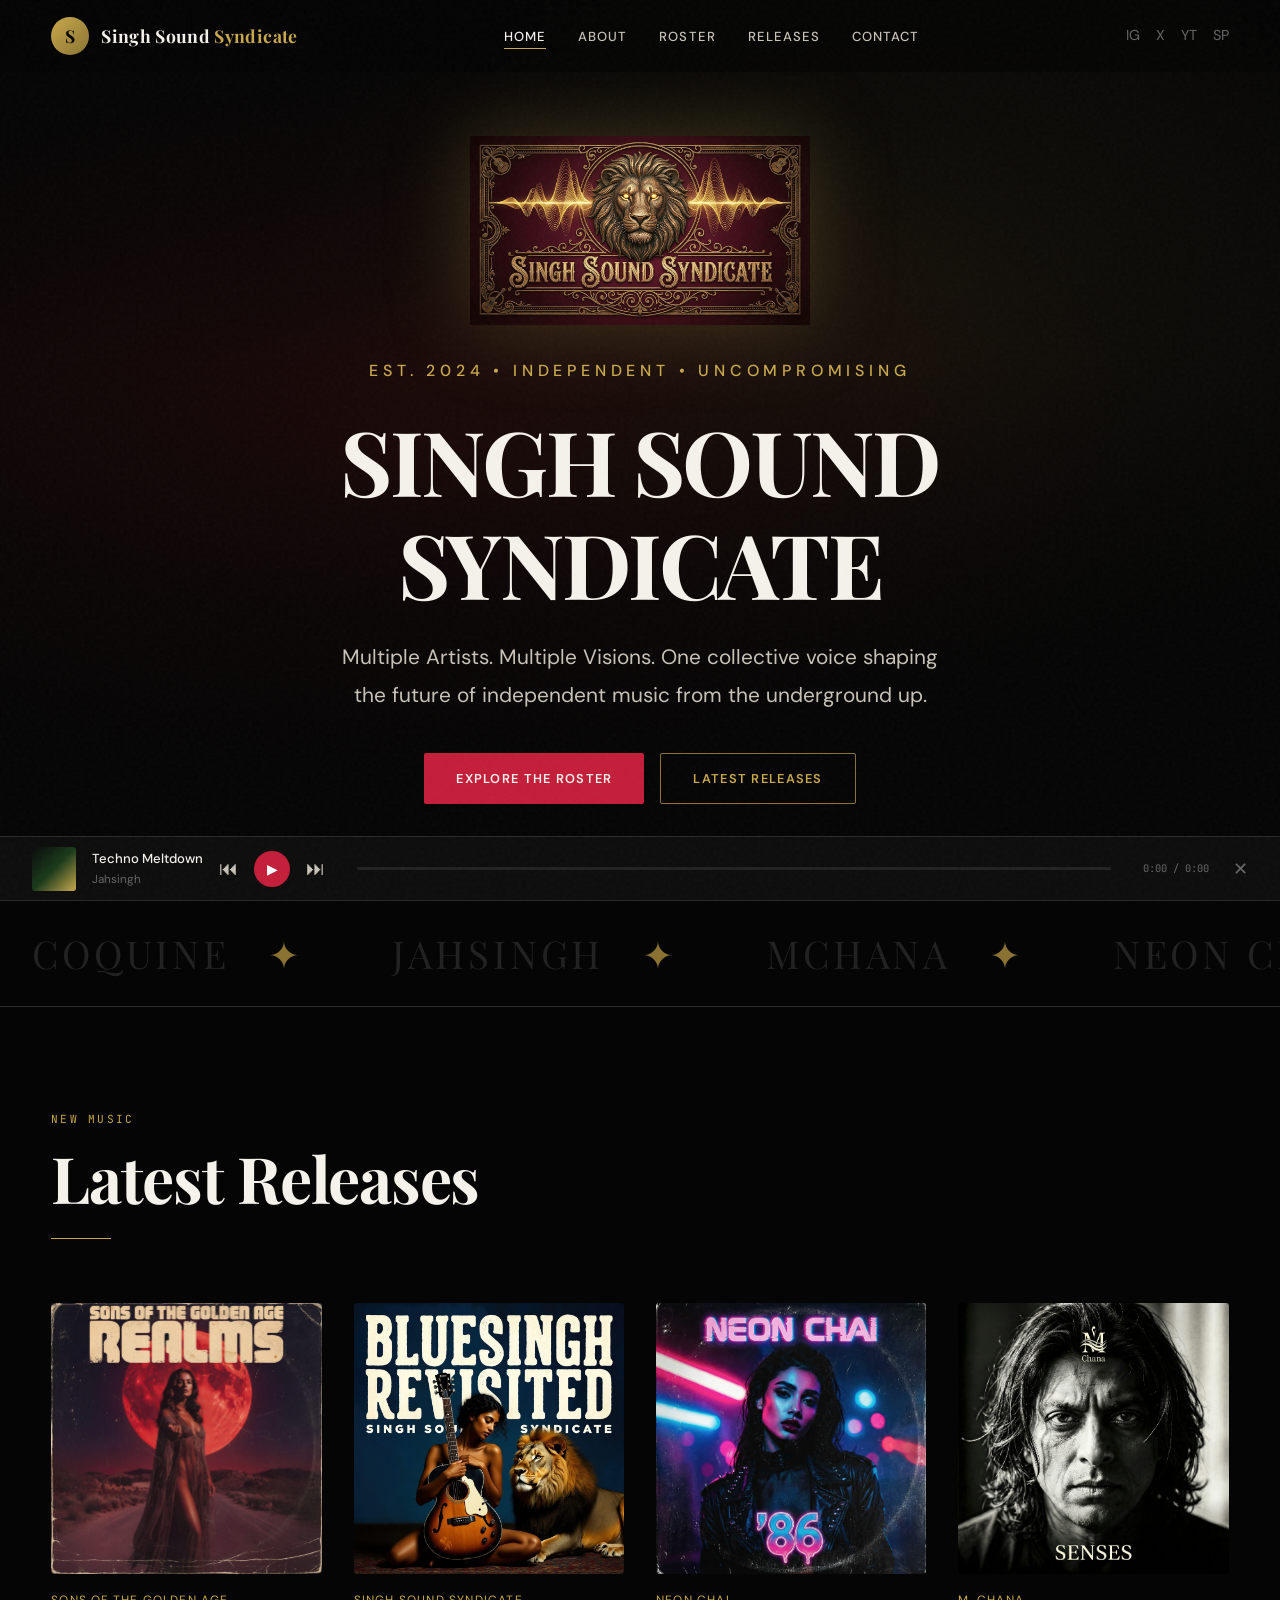
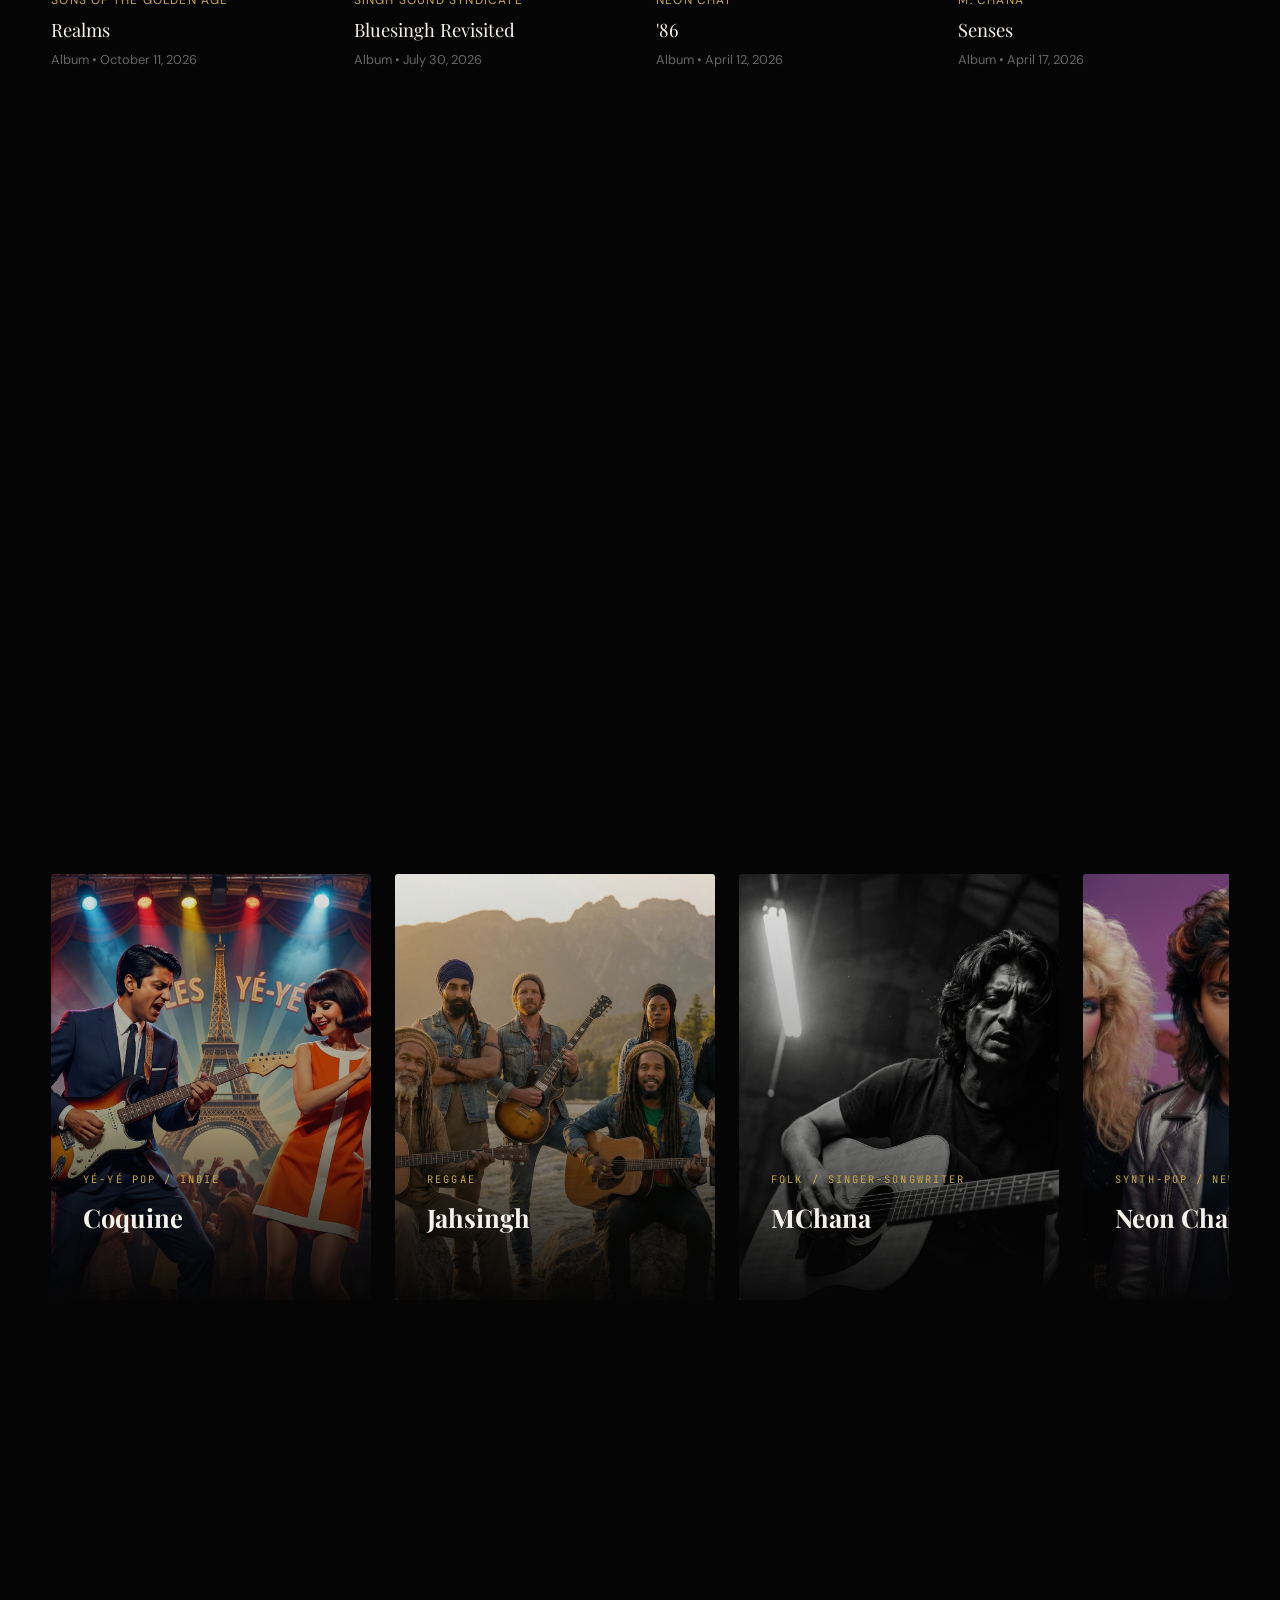
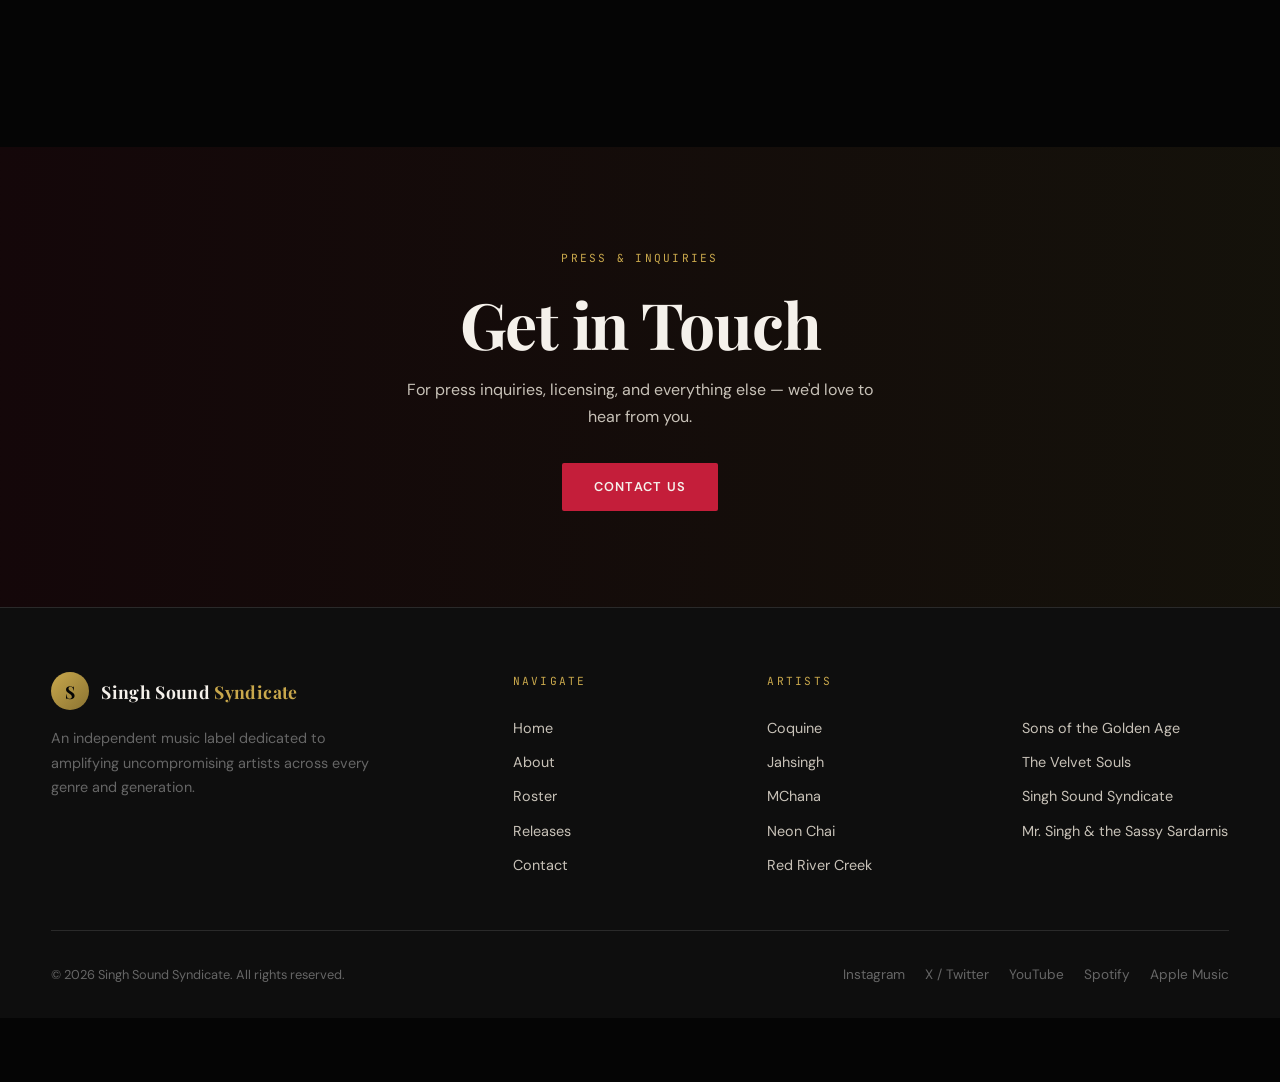
<file: index.html>
<!DOCTYPE html>
<html lang="en">
<head>
  <meta charset="UTF-8">
  <meta name="viewport" content="width=device-width, initial-scale=1.0">
  <title>Singh Sound Syndicate — Independent Music Label</title>
  <meta name="description" content="Singh Sound Syndicate is an independent music label representing boundary-pushing artists across genres from around the world.">
  <meta property="og:title" content="Singh Sound Syndicate — Independent Music Label">
  <meta property="og:description" content="Multiple Artists. One syndicate. Redefining independent music.">
  <meta property="og:type" content="website">
  <meta property="og:image" content="images/syndicate7.png">
  <meta name="twitter:card" content="summary_large_image">
  <link rel="icon" type="image/png" href="images/syndicate7.png">
  <!-- Fonts -->
  <link rel="preconnect" href="https://fonts.googleapis.com">
  <link rel="preconnect" href="https://fonts.gstatic.com" crossorigin>
  <link href="https://fonts.googleapis.com/css2?family=Playfair+Display:ital,wght@0,400;0,700;0,900;1,400&family=DM+Sans:wght@300;400;500;600;700&family=JetBrains+Mono:wght@400;500&display=swap" rel="stylesheet">
  <!-- Styles -->
  <link rel="stylesheet" href="css/styles.css">
</head>
<body>

  <!-- ==================== NAVIGATION ==================== -->
  <nav class="nav" role="navigation" aria-label="Main navigation">
    <a href="index.html" class="nav__logo">
      <div class="nav__logo-icon">S</div>
      <div class="nav__logo-text">Singh Sound <span>Syndicate</span></div>
    </a>
    <ul class="nav__links">
      <li><a href="index.html" class="active">Home</a></li>
      <li><a href="about.html">About</a></li>
      <li><a href="roster.html">Roster</a></li>
      <li><a href="releases.html">Releases</a></li>
      <li><a href="contact.html">Contact</a></li>
    </ul>
    <div class="nav__socials">
      <a href="#" aria-label="Instagram">IG</a>
      <a href="https://x.com/SinghSoundSyn" aria-label="Twitter / X">X</a>
      <a href="https://www.youtube.com/@SinghSoundSyndicate" aria-label="YouTube">YT</a>
      <a href="https://open.spotify.com/artist/5yoro4EgDZqAawPo8yxBVa" aria-label="Spotify">SP</a>
    </div>
    <button class="nav__hamburger" aria-label="Toggle menu">
      <span></span><span></span><span></span>
    </button>
  </nav>

  <!-- Mobile Menu -->
  <div class="nav__mobile">
    <a href="index.html">Home</a>
    <a href="about.html">About</a>
    <a href="roster.html">Roster</a>
    <a href="releases.html">Releases</a>
    
    <a href="contact.html">Contact</a>
  </div>

  <!-- ==================== HERO ==================== -->
  <section class="hero">
    <div class="hero__bg">
      <div class="hero__bg-gradient" style="background: radial-gradient(ellipse at 30% 50%, rgba(139,26,26,0.25) 0%, transparent 60%), radial-gradient(ellipse at 70% 30%, rgba(201,168,76,0.1) 0%, transparent 50%), var(--black);"></div>
    </div>
    <div class="hero__content">
      <img src="images/syndicate7.png" alt="Singh Sound Syndicate — Lion crest logo" style="width: clamp(180px, 28vw, 340px); margin: 0 auto 2rem; display: block; filter: drop-shadow(0 0 40px rgba(201,168,76,0.25));" class="reveal">
      <p class="hero__tagline reveal reveal-delay-1">Est. 2024 &bull; Independent &bull; Uncompromising</p>
      <h1 class="heading-xl hero__title reveal reveal-delay-2">Singh Sound<br>Syndicate</h1>
      <p class="hero__subtitle reveal reveal-delay-3">Multiple Artists. Multiple Visions. One collective voice shaping the future of independent music from the underground up.</p>
      <div style="display: flex; gap: 1rem; justify-content: center; flex-wrap: wrap;" class="reveal reveal-delay-4">
        <a href="roster.html" class="btn btn-primary">Explore the Roster</a>
        <a href="releases.html" class="btn btn-outline">Latest Releases</a>
      </div>
    </div>
  </section>

  <!-- ==================== MARQUEE ==================== -->
  <div class="marquee">
    <div class="marquee__track">
      <span class="marquee__item">Coquine <span>✦</span></span>
      <span class="marquee__item">Jahsingh <span>✦</span></span>
      <span class="marquee__item">MChana <span>✦</span></span>
      <span class="marquee__item">Neon Chai <span>✦</span></span>
      <span class="marquee__item">Red River Creek <span>✦</span></span>
      <span class="marquee__item">Sons of the Golden Age <span>✦</span></span>
      <span class="marquee__item">The Velvet Souls <span>✦</span></span>
      <span class="marquee__item">Singh Sound Syndicate <span>✦</span></span>
      <span class="marquee__item">Mr. Singh &amp; the Sassy Sardarnis <span>✦</span></span>
      <!-- Duplicate for seamless loop -->
      <span class="marquee__item">Coquine <span>✦</span></span>
      <span class="marquee__item">Jahsingh <span>✦</span></span>
      <span class="marquee__item">MChana <span>✦</span></span>
      <span class="marquee__item">Neon Chai <span>✦</span></span>
      <span class="marquee__item">Red River Creek <span>✦</span></span>
      <span class="marquee__item">Sons of the Golden Age <span>✦</span></span>
      <span class="marquee__item">The Velvet Souls <span>✦</span></span>
      <span class="marquee__item">Singh Sound Syndicate <span>✦</span></span>
      <span class="marquee__item">Mr. Singh &amp; the Sassy Sardarnis <span>✦</span></span>
    </div>
  </div>

  <!-- ==================== LATEST RELEASES ==================== -->
  <section class="section">
    <div class="section__header reveal">
      <span class="label">New Music</span>
      <h2 class="heading-lg">Latest Releases</h2>
      <div class="divider"></div>
    </div>
    <div class="release-grid">
       <!-- Release 5 -->
      <a href="bands/sons-of-the-golden-age.html" class="release-card reveal reveal-delay-3">
        <div class="release-card__cover">
         <img src="images/sons-realms.png" alt="Sons of the Golden Age - Realms" style="width:100%;height:100%;object-fit:cover;">
        </div>
        <div class="release-card__artist">Sons of the Golden Age</div>
        <div class="release-card__title">Realms</div>
        <div class="release-card__meta">Album &bull; October 11, 2026</div>
      </a>
      <!-- Release 5 -->
      <a href="bands/singhsoundsyndicate.html" class="release-card reveal reveal-delay-3">
        <div class="release-card__cover">
         <img src="images/sss-bluessinghrevisted.jpg" alt="Singh Sound Syndicate - Bluesingh Revisited" style="width:100%;height:100%;object-fit:cover;">
        </div>
        <div class="release-card__artist">Singh Sound Syndicate</div>
        <div class="release-card__title">Bluesingh Revisited </div>
        <div class="release-card__meta">Album &bull; July 30, 2026</div>
      </a>
      <!-- Release 2 -->
      <a href="bands/neon-chai.html" class="release-card reveal reveal-delay-1">
        <div class="release-card__cover">
          <img src="images/neonchai_album.jpeg" alt="Neon Chai — '86 Cover'" style="width:100%;height:100%;object-fit:cover;">
        </div>
        <div class="release-card__artist">Neon Chai</div>
        <div class="release-card__title">'86</div>
        <div class="release-card__meta">Album &bull; April 12, 2026</div>
      </a>
      <!-- Release 3 -->
      <a href="bands/mchana.html" class="release-card reveal reveal-delay-2">
        <div class="release-card__cover">
          <img src="images/mchana_senses.jpeg" alt="M. Chana — Senses album cover" style="width:100%;height:100%;object-fit:cover;">
        </div>
        <div class="release-card__artist">M. Chana</div>
        <div class="release-card__title">Senses</div>
        <div class="release-card__meta">Album &bull; April 17, 2026</div>
      </a>
      <!-- Release 1 -->
      <a href="bands/coquine.html" class="release-card reveal">
        <div class="release-card__cover">
          <img src="images/coquine_album_cover.jpeg" alt="Coquine — Mille Bisous album cover" style="width:100%;height:100%;object-fit:cover;">
        </div>
        <div class="release-card__artist">Coquine</div>
        <div class="release-card__title">Mille Bisous</div>
        <div class="release-card__meta">Album &bull; February 14, 2026</div>
      </a>
      <!-- Release 4 -->
      <a href="bands/jahsingh.html" class="release-card reveal reveal-delay-3">
        <div class="release-card__cover">
          <img src="images/JahSingh_album.png" alt="JahSingh — Lionheart album cover" style="width:100%;height:100%;object-fit:cover;">
        </div>
        <div class="release-card__artist">JahSingh</div>
        <div class="release-card__title">Lionheart</div>
        <div class="release-card__meta">Album &bull; January 23, 2026</div>
      </a>
    </div>
  </section>

  <!-- ==================== FEATURED ARTISTS CAROUSEL ==================== -->
  <section class="section section--wide">
    <div style="display: flex; justify-content: space-between; align-items: flex-end; flex-wrap: wrap; gap: 1rem; margin-bottom: 2rem;">
      <div class="reveal">
        <span class="label">The Roster</span>
        <h2 class="heading-lg">Featured Artists</h2>
        <div class="divider"></div>
      </div>
      <div class="carousel__nav reveal">
        <button class="carousel__btn carousel__btn--prev" aria-label="Previous">←</button>
        <button class="carousel__btn carousel__btn--next" aria-label="Next">→</button>
      </div>
    </div>
    <div class="carousel">
      <div class="carousel__track">
        <!-- Coquine -->
        <a href="bands/coquine.html" class="band-card" style="flex: 0 0 320px;">
          <img src="images/Coquine.jpeg" alt="Coquine" class="band-card__image">
          <div class="band-card__overlay">
            <div class="band-card__genre">Yé-Yé Pop / Indie</div>
            <div class="band-card__name">Coquine</div>
            <div class="band-card__bio">Retro-pop from artists Taj Sian and Mallory Coquine. Music lost to time and memory following their untimely deaths.</div>
            <span class="band-card__link">View Artist <svg viewBox="0 0 24 24" fill="none" stroke="currentColor" stroke-width="2"><path d="M5 12h14M12 5l7 7-7 7"/></svg></span>
          </div>
        </a>
        <!-- Jahsingh -->
        <a href="bands/jahsingh.html" class="band-card" style="flex: 0 0 320px;">
          <img src="images/jahsingh2.png" alt="Coquine" class="band-card__image">
          <div class="band-card__overlay">
            <div class="band-card__genre">Reggae</div>
            <div class="band-card__name">Jahsingh</div>
            <div class="band-card__bio">Lyrical fire over reggae beats and political, spiritual and love rhymes. Conscious bars that cut deep and hit harder.</div>
            <span class="band-card__link">View Artist <svg viewBox="0 0 24 24" fill="none" stroke="currentColor" stroke-width="2"><path d="M5 12h14M12 5l7 7-7 7"/></svg></span>
          </div>
        </a>
        <!-- MChana -->
        <a href="bands/mchana.html" class="band-card" style="flex: 0 0 320px;">
          <img src="images/MChana1.jpeg" alt="M. Chana" class="band-card__image">
          <div class="band-card__overlay">
            <div class="band-card__genre">Folk / Singer-Songwriter</div>
            <div class="band-card__name">MChana</div>
            <div class="band-card__bio">Raw storytelling from a one-of-a-kind artist. Every note carries weight, every word a confession.</div>
            <span class="band-card__link">View Artist <svg viewBox="0 0 24 24" fill="none" stroke="currentColor" stroke-width="2"><path d="M5 12h14M12 5l7 7-7 7"/></svg></span>
          </div>
        </a>
        <!-- Neon Chai -->
        <a href="bands/neon-chai.html" class="band-card" style="flex: 0 0 320px;">
          <img src="images/Neon-Chai1.jpeg" alt="Neon Chai" class="band-card__image">
          <div class="band-card__overlay">
            <div class="band-card__genre">Synth-Pop / New Wave</div>
            <div class="band-card__name">Neon Chai</div>
            <div class="band-card__bio">If you love the '80s, this is the greatest eighties band of the 21st century, with original music written during the era. Put on your sweat bandanas and ready to get transported back in time.</div>
            <span class="band-card__link">View Artist <svg viewBox="0 0 24 24" fill="none" stroke="currentColor" stroke-width="2"><path d="M5 12h14M12 5l7 7-7 7"/></svg></span>
          </div>
        </a>
        <!-- Red River Creek -->
        <a href="bands/red-river-creek.html" class="band-card" style="flex: 0 0 320px;">
          <img src="images/red14.jpeg" alt="Red River Creek" class="band-card__image">
          <div class="band-card__overlay">
            <div class="band-card__genre">Americana / Roots Rock</div>
            <div class="band-card__name">Red River Creek</div>
            <div class="band-card__bio">Dusty highways and open skies. Americana with grit, soul, and a restless spirit.</div>
            <span class="band-card__link">View Artist <svg viewBox="0 0 24 24" fill="none" stroke="currentColor" stroke-width="2"><path d="M5 12h14M12 5l7 7-7 7"/></svg></span>
          </div>
        </a>
        <!-- Sons of the Golden Age -->
        <a href="bands/sons-of-the-golden-age.html" class="band-card" style="flex: 0 0 320px;">
          <img src="images/sons4.png" alt="Suns of the Golden Age" class="band-card__image">
          <div class="band-card__overlay">
            <div class="band-card__genre">Classic / Desert Rock</div>
            <div class="band-card__name">Sons of the Golden Age</div>
            <div class="band-card__bio">Thundering riffs from the desert floor. Classic rock with the weight of mythology.</div>
            <span class="band-card__link">View Artist <svg viewBox="0 0 24 24" fill="none" stroke="currentColor" stroke-width="2"><path d="M5 12h14M12 5l7 7-7 7"/></svg></span>
          </div>
        </a>
        <!-- The Velvet Souls -->
        <a href="bands/the-velvet-souls.html" class="band-card" style="flex: 0 0 320px;">
          <img src="images/velvet1.jpg" alt="The Velvet Souls" class="band-card__image">
          <div class="band-card__overlay">
            <div class="band-card__genre">R&amp;B / Neo-Soul</div>
            <div class="band-card__name">The Velvet Souls</div>
            <div class="band-card__bio">Lush harmonies over silk-smooth production. Modern soul royalty that harkens back to Motown and the soul dance grooves of the 1970s.</div>
            <span class="band-card__link">View Artist <svg viewBox="0 0 24 24" fill="none" stroke="currentColor" stroke-width="2"><path d="M5 12h14M12 5l7 7-7 7"/></svg></span>
          </div>
        </a>
        <!-- Singh Sound Syndicate -->
        <a href="bands/singh-sound-syndicate.html" class="band-card" style="flex: 0 0 320px;">
          <img src="images/SinghSound.png" alt="Singh Sound Syndicate" class="band-card__image">
          <div class="band-card__overlay">
            <div class="band-card__genre">World Fusion</div>
            <div class="band-card__name">Singh Sound Syndicate</div>
            <div class="band-card__bio">The flagship band behind the label. Genre-defying rock, blues, electrona and South Asian fusion and everything in between.</div>
            <span class="band-card__link">View Artist <svg viewBox="0 0 24 24" fill="none" stroke="currentColor" stroke-width="2"><path d="M5 12h14M12 5l7 7-7 7"/></svg></span>
          </div>
        </a>
        <!-- Mr. Singh &amp; the Sassy Sardarnis -->
        <a href="bands/mr-singh-and-the-sassy-sardarnis.html" class="band-card" style="flex: 0 0 320px;">
          <img src="images/mrsinghsassy.png" alt="Coquine" class="band-card__image">
          <div class="band-card__overlay">
            <div class="band-card__genre">Parody, Comedy and Commentary</div>
            <div class="band-card__name">Mr. Singh &amp; the Sassy Sardarnis</div>
            <div class="band-card__bio">Mr. Singh delivers scathing verses on today's issues. Not for everyone but if you got a sense of humor, he will make you laugh while delivering the musical goods backed by four beautiful stellar female band members.</div>
            <span class="band-card__link">View Artist <svg viewBox="0 0 24 24" fill="none" stroke="currentColor" stroke-width="2"><path d="M5 12h14M12 5l7 7-7 7"/></svg></span>
          </div>
        </a>
      </div>
    </div>
  </section>

  <!-- ==================== NEWS TEASER ==================== -->
  <section class="section">
    <div class="section__header reveal">
      <span class="label">From the Wire</span>
      <h2 class="heading-lg">Latest News</h2>
      <div class="divider"></div>
    </div>
    <div class="news-grid">
      <div class="news-card reveal">
        <div class="news-card__image">
          <img src="images/mrsinghsassy.png" alt="Mr. Singh - My AI Girlfriend's Always DTF" style="width:100%;height:100%;object-fit:cover;">
        </div>
        <div class="news-card__body">
          <div class="news-card__date">June 12, 2026</div>
          <h3 class="news-card__title">Mr. Singh's &ldquo;My AI Girlfriend's Always DTF&rdquo; is the roast of the summer</h3>
          <p class="news-card__excerpt">The Sassy Sardarnis are back and swinging &mdash; already the label's most-watched drop of the season. Equal parts filth and social commentary. Watch on YouTube, stream everywhere.</p>
        </div>
      </div>
      <div class="news-card reveal">
        <div class="news-card__image">
          <img src="images/mchana_senses.jpeg" alt="M. Chana - Senses" style="width:100%;height:100%;object-fit:cover;">
        </div>
        <div class="news-card__body">
          <div class="news-card__date">April 17, 2026</div>
          <h3 class="news-card__title">M. Chana's debut album Senses is out now</h3>
          <p class="news-card__excerpt">Forty years of writing distilled into one record. Raw, folk-rooted, every word a confession. Senses is streaming everywhere now.</p>
        </div>
      </div>
      <div class="news-card reveal">
        <div class="news-card__image">
          <img src="images/neonchai_album.jpeg" alt="Neon Chai - '86" style="width:100%;height:100%;object-fit:cover;">
        </div>
        <div class="news-card__body">
          <div class="news-card__date">April 12, 2026</div>
          <h3 class="news-card__title">Neon Chai's '86 has landed</h3>
          <p class="news-card__excerpt">The greatest eighties band of the 21st century releases its debut &mdash; original songs actually written during the era, finally recorded. Put the sweat bandana on.</p>
        </div>
      </div>
      <div class="news-card reveal">
        <div class="news-card__image">
          <img src="images/coquine4.jpeg" alt="Coquine - Crie!" style="width:100%;height:100%;object-fit:cover;">
        </div>
        <div class="news-card__body">
          <div class="news-card__date">May 2026</div>
          <h3 class="news-card__title">Coquine keeps unsealing the vault</h3>
          <p class="news-card__excerpt">More of the lost Taj &amp; Mallory tapes surface &mdash; the new yé-yé video Crie! joins Mille Bisous. Six decades late and worth every year of the wait.</p>
        </div>
      </div>
      <div class="news-card reveal">
        <div class="news-card__image">
          <img src="images/Neon_Chai.jpeg" alt="Neon Chai album release" style="width:100%;height:100%;object-fit:cover;">
        </div>
        <div class="news-card__body">
          <div class="news-card__date">March 18, 2026</div>
          <h3 class="news-card__title">Neon Chai releases debut album this April</h3>
          <p class="news-card__excerpt">The synth-pop four-piece releases their debut album '86 on April 12th, 2026. Stream it everywhere.</p>

        </div>
      </div>
      <div class="news-card reveal">
        <div class="news-card__image">
          <img src="images/mchana2.png" alt="Neon Chai tour announcement" style="width:100%;height:100%;object-fit:cover;">
        </div>
        <div class="news-card__body">
          <div class="news-card__date">March 10, 2026</div>
          <h3 class="news-card__title">Decades in the making</h3>
          <p class="news-card__excerpt">Multi-faceted talent M. Chana releases first album Senses covering 40 years of music and writing.</p>
      
        </div>
      </div>
      <div class="news-card reveal">
        <div class="news-card__image">
          <img src="images/coquine1.jpg" alt="Coquine announcement" style="width:100%;height:100%;object-fit:cover;">
        </div>
        <div class="news-card__body">
          <div class="news-card__date">February 1, 2026</div>
          <h3 class="news-card__title">Coquine set to release the first of two records of original yé-yé music.</h3>
          <p class="news-card__excerpt">The late yé-yé duo that would have been a smash in their heyday finally get to be heard six decades later.</p>
          
        </div>
      </div>
    </div>
  
    </div>
  </section>

  <!-- ==================== CTA SECTION ==================== -->
  <section style="padding: 6rem 0; text-align: center; position: relative; overflow: hidden;">
    <div style="position: absolute; inset: 0; background: linear-gradient(to right, rgba(196,30,58,0.08), rgba(201,168,76,0.08)); pointer-events: none;"></div>
    <div class="container reveal">
      <span class="label">Press &amp; Inquiries</span>
      <h2 class="heading-lg" style="margin: 1rem 0;">Get in Touch</h2>
      <p style="max-width: 500px; margin: 0 auto 2rem; color: var(--text);">For press inquiries, licensing, and everything else — we'd love to hear from you.</p>
      <a href="contact.html" class="btn btn-primary">Contact Us</a>
    </div>
  </section>

  <!-- ==================== FOOTER ==================== -->
  <footer class="footer">
    <div class="footer__grid">
      <div>
        <a href="index.html" class="nav__logo" style="margin-bottom: 0.5rem;">
          <div class="nav__logo-icon">S</div>
          <div class="nav__logo-text">Singh Sound <span>Syndicate</span></div>
        </a>
        <p class="footer__brand-desc">An independent music label dedicated to amplifying uncompromising artists across every genre and generation.</p>
      </div>
      <div>
        <div class="footer__heading">Navigate</div>
        <a href="index.html" class="footer__link">Home</a>
        <a href="about.html" class="footer__link">About</a>
        <a href="roster.html" class="footer__link">Roster</a>
        <a href="releases.html" class="footer__link">Releases</a>
        
        <a href="contact.html" class="footer__link">Contact</a>
      </div>
      <div>
        <div class="footer__heading">Artists</div>
        <a href="bands/coquine.html" class="footer__link">Coquine</a>
        <a href="bands/jahsingh.html" class="footer__link">Jahsingh</a>
        <a href="bands/mchana.html" class="footer__link">MChana</a>
        <a href="bands/neon-chai.html" class="footer__link">Neon Chai</a>
        <a href="bands/red-river-creek.html" class="footer__link">Red River Creek</a>
      </div>
      <div>
        <div class="footer__heading">&nbsp;</div>
        <a href="bands/sons-of-the-golden-age.html" class="footer__link">Sons of the Golden Age</a>
        <a href="bands/the-velvet-souls.html" class="footer__link">The Velvet Souls</a>
        <a href="bands/singh-sound-syndicate.html" class="footer__link">Singh Sound Syndicate</a>
        <a href="bands/mr-singh-and-the-sassy-sardarnis.html" class="footer__link">Mr. Singh &amp; the Sassy Sardarnis</a>
      </div>
    </div>
    <div class="footer__bottom">
      <p class="footer__copyright">&copy; <span class="current-year">2026</span> Singh Sound Syndicate. All rights reserved.</p>
      <div class="footer__socials">
        <a href="#" aria-label="Instagram">Instagram</a>
         <a href="https://x.com/SinghSoundSyn">X / Twitter</a>
  <a href="https://www.youtube.com/@SinghSoundSyndicate">YouTube</a>
  <a href="https://open.spotify.com/artist/5lMqTIwYww87MOvm0hbegO">Spotify</a>
        <a href="#" aria-label="Apple Music">Apple Music</a>
      </div>
    </div>
  </footer>

 <!-- ==================== REAL MUSIC PLAYER ==================== -->
  <div class="player" role="complementary" aria-label="Music player">
    <audio id="audio-player" preload="metadata"></audio>

    <div class="player__art">
      <div id="player-art" class="player__art-placeholder placeholder-coquine" style="width:100%;height:100%;"></div>
    </div>
    <div class="player__info">
      <div class="player__title" id="player-title">Select a track</div>
      <div class="player__artist" id="player-artist"></div>
    </div>
    <div class="player__controls">
      <button class="player__btn" id="player-prev" aria-label="Previous">⏮</button>
      <button class="player__btn player__btn--play" id="player-play" aria-label="Play">▶</button>
      <button class="player__btn" id="player-next" aria-label="Next">⏭</button>
    </div>
    <div class="player__progress" id="player-progress">
      <div class="player__progress-fill" id="player-progress-fill"></div>
    </div>
    <div class="player__time" id="player-time">0:00 / 0:00</div>
    <button class="player__close" id="player-close" aria-label="Close player">✕</button>
  </div>

  <script>
  // ============================================================
  // REAL AUDIO PLAYER
  // ============================================================
  // HOW TO ADD YOUR TRACKS:
  // In the playlist array below, add objects with:
  //   title  — track name
  //   artist — artist name
  //   src    — path or URL to an MP3 file (e.g. "audio/track.mp3" or a full URL)
  //   art    — CSS class for the colored square (optional, keeps the gradient look)
  //
  // Example with a local file:
  //   { title: "Brown Man's Blues", artist: "Singh Sound Syndicate", src: "audio/browns-mans-blues.mp3", art: "placeholder-sons" }
  //
  // Example with an external URL:
  //   { title: "Brown Man's Blues", artist: "Singh Sound Syndicate", src: "https://yourhost.com/track.mp3", art: "placeholder-sons" }

 const playlist = [
    { title: "Techno Meltdown", artist: "Jahsingh", src: "audio/techno-meltdown.mp3", art: "placeholder-jahsingh" },
    { title: "Antifa Girl", artist: "Mr. Singh & the Sassy Sardarnis", src: "audio/antifa-girl.mp3", art: "placeholder-sassy" },
    { title: "Lollipops", artist: "Coquine", src: "audio/lollipops.mp3", art: "placeholder-coquine" },
  ];

  (function() {
    const audio       = document.getElementById('audio-player');
    const playBtn     = document.getElementById('player-play');
    const prevBtn     = document.getElementById('player-prev');
    const nextBtn     = document.getElementById('player-next');
    const closeBtn    = document.getElementById('player-close');
    const titleEl     = document.getElementById('player-title');
    const artistEl    = document.getElementById('player-artist');
    const artEl       = document.getElementById('player-art');
    const progressBar = document.getElementById('player-progress');
    const progressFill= document.getElementById('player-progress-fill');
    const timeEl      = document.getElementById('player-time');
    const player      = document.querySelector('.player');

    let currentIndex = 0;
    let isPlaying = false;

    function formatTime(seconds) {
      if (isNaN(seconds)) return '0:00';
      const m = Math.floor(seconds / 60);
      const s = Math.floor(seconds % 60);
      return m + ':' + s.toString().padStart(2, '0');
    }

    function loadTrack(index) {
      if (!playlist[index] || !playlist[index].src) {
        titleEl.textContent = playlist[index] ? playlist[index].title : 'No track loaded';
        artistEl.textContent = playlist[index] ? playlist[index].artist : '';
        return;
      }
      currentIndex = index;
      audio.src = playlist[index].src;
      titleEl.textContent = playlist[index].title;
      artistEl.textContent = playlist[index].artist;
      // Update art color
      artEl.className = 'player__art-placeholder ' + (playlist[index].art || 'placeholder-coquine');
      artEl.style.width = '100%';
      artEl.style.height = '100%';
      progressFill.style.width = '0%';
      timeEl.textContent = '0:00 / 0:00';
    }

    function togglePlay() {
      if (!audio.src || audio.src === window.location.href) {
        // No track loaded — load the first one
        loadTrack(0);
        if (!playlist[0].src) return; // No src set yet
      }
      if (isPlaying) {
        audio.pause();
        playBtn.textContent = '▶';
        isPlaying = false;
      } else {
        audio.play().catch(() => {});
        playBtn.textContent = '❚❚';
        isPlaying = true;
      }
    }

    function nextTrack() {
      currentIndex = (currentIndex + 1) % playlist.length;
      loadTrack(currentIndex);
      if (isPlaying && playlist[currentIndex].src) {
        audio.play().catch(() => {});
      }
    }

    function prevTrack() {
      // If more than 3 seconds in, restart; otherwise go to previous
      if (audio.currentTime > 3) {
        audio.currentTime = 0;
        return;
      }
      currentIndex = (currentIndex - 1 + playlist.length) % playlist.length;
      loadTrack(currentIndex);
      if (isPlaying && playlist[currentIndex].src) {
        audio.play().catch(() => {});
      }
    }

    // Event listeners
    playBtn.addEventListener('click', togglePlay);
    nextBtn.addEventListener('click', nextTrack);
    prevBtn.addEventListener('click', prevTrack);

    closeBtn.addEventListener('click', function() {
      audio.pause();
      isPlaying = false;
      playBtn.textContent = '▶';
      player.classList.remove('visible');
      document.body.classList.remove('player-active');
    });

    // Update progress bar and time display
    audio.addEventListener('timeupdate', function() {
      if (audio.duration) {
        const pct = (audio.currentTime / audio.duration) * 100;
        progressFill.style.width = pct + '%';
        timeEl.textContent = formatTime(audio.currentTime) + ' / ' + formatTime(audio.duration);
      }
    });

    // Click on progress bar to seek
    progressBar.addEventListener('click', function(e) {
      if (audio.duration) {
        const rect = progressBar.getBoundingClientRect();
        const pct = (e.clientX - rect.left) / rect.width;
        audio.currentTime = pct * audio.duration;
      }
    });

    // Auto-advance to next track when one finishes
    audio.addEventListener('ended', nextTrack);

    // Show the player after a delay
    setTimeout(function() {
      player.classList.add('visible');
      document.body.classList.add('player-active');
      loadTrack(0);
    }, 2000);

 })();
  </script>

  <script src="js/main.js"></script>
</body>
</html>
</file>
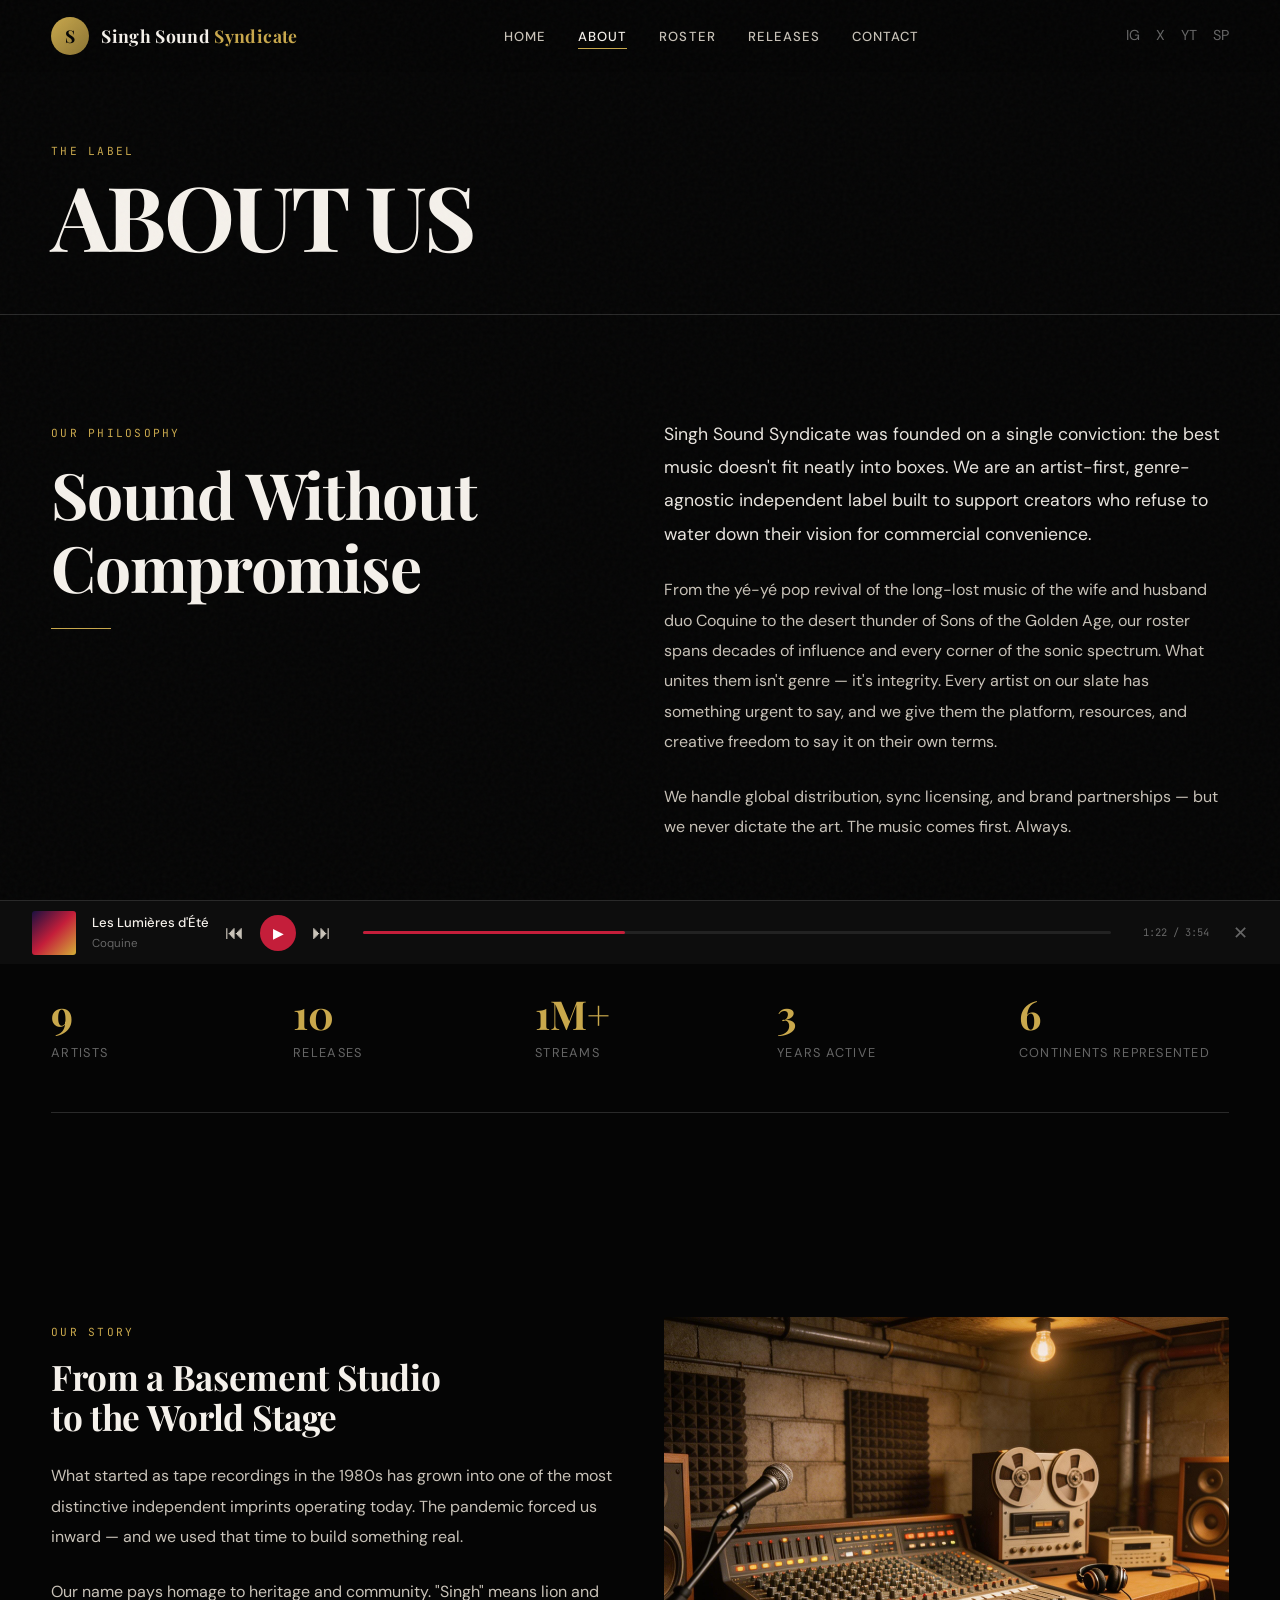
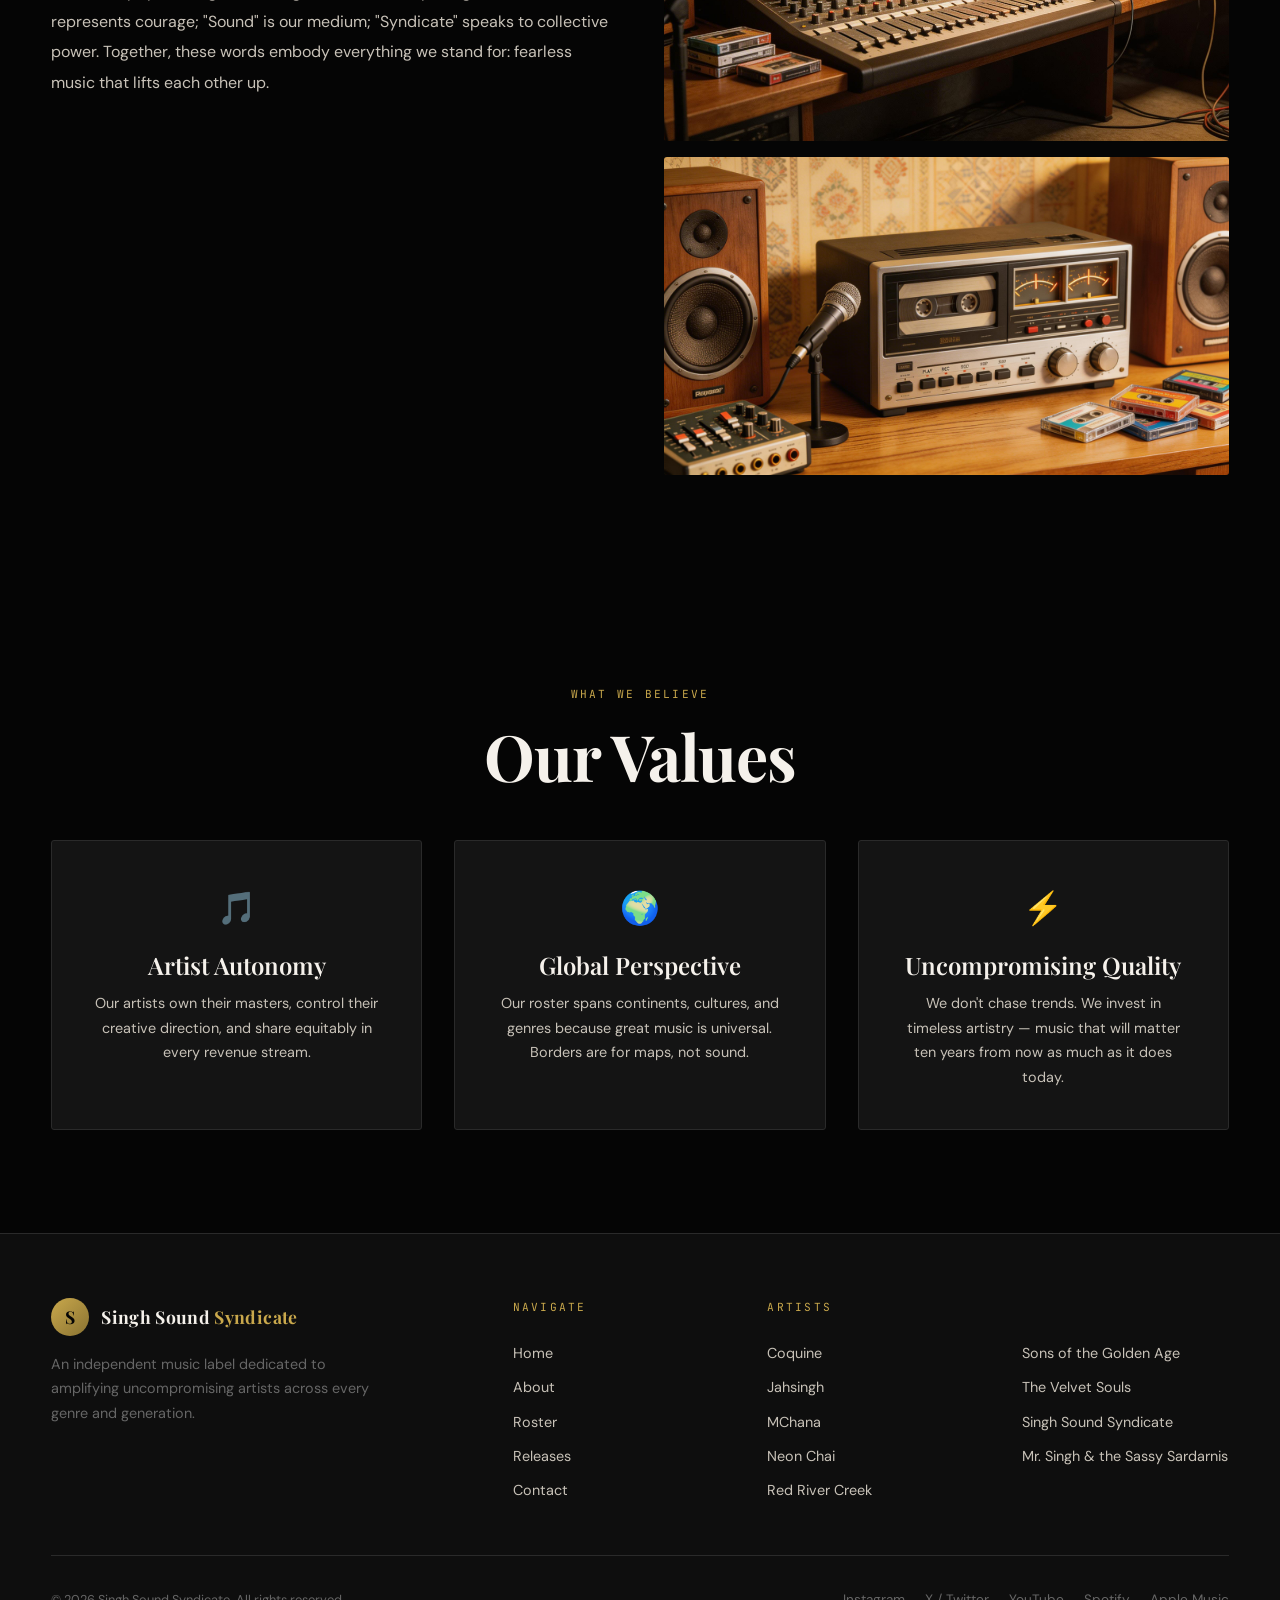
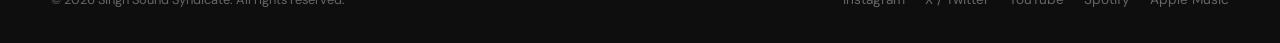
<file: about.html>
<!DOCTYPE html>
<html lang="en">
<head>
  <meta charset="UTF-8">
  <meta name="viewport" content="width=device-width, initial-scale=1.0">
  <title>About — Singh Sound Syndicate</title>
  <meta name="description" content="The story, mission, and philosophy behind Singh Sound Syndicate — an independent label championing boundary-pushing artists.">
  <meta property="og:title" content="About — Singh Sound Syndicate">
  <meta property="og:description" content="Our mission: amplify the uncompromising.">
  <link rel="icon" type="image/png" href="images/syndicate7.png">
  <link rel="preconnect" href="https://fonts.googleapis.com">
  <link rel="preconnect" href="https://fonts.gstatic.com" crossorigin>
  <link href="https://fonts.googleapis.com/css2?family=Playfair+Display:ital,wght@0,400;0,700;0,900;1,400&family=DM+Sans:wght@300;400;500;600;700&family=JetBrains+Mono:wght@400;500&display=swap" rel="stylesheet">
  <link rel="stylesheet" href="css/styles.css">
</head>
<body>

  <!-- NAV -->
  <nav class="nav">
    <a href="index.html" class="nav__logo"><div class="nav__logo-icon">S</div><div class="nav__logo-text">Singh Sound <span>Syndicate</span></div></a>
    <ul class="nav__links">
      <li><a href="index.html">Home</a></li>
      <li><a href="about.html">About</a></li>
      <li><a href="roster.html">Roster</a></li>
      <li><a href="releases.html">Releases</a></li>
      <li><a href="contact.html">Contact</a></li>
    </ul>
    <div class="nav__socials"><a href="#">IG</a><a href="#">X</a><a href="#">YT</a><a href="#">SP</a></div>
    <button class="nav__hamburger" aria-label="Toggle menu"><span></span><span></span><span></span></button>
  </nav>
  <div class="nav__mobile"><a href="index.html">Home</a><a href="about.html">About</a><a href="roster.html">Roster</a><a href="releases.html">Releases</a><a href="contact.html">Contact</a></div>

  <!-- PAGE HEADER -->
  <div class="page-header">
    <span class="label reveal">The Label</span>
    <h1 class="heading-xl reveal reveal-delay-1">About Us</h1>
  </div>

  <!-- MISSION -->
  <section class="section">
    <div class="grid-2" style="align-items: start;">
      <div class="reveal">
        <span class="label">Our Philosophy</span>
        <h2 class="heading-lg" style="margin: 0.75rem 0 1.5rem;">Sound Without<br>Compromise</h2>
        <div class="divider"></div>
      </div>
      <div class="reveal reveal-delay-1">
        <p style="font-size: 1.1rem; color: var(--text-light); line-height: 1.9; margin-bottom: 1.5rem;">
          Singh Sound Syndicate was founded on a single conviction: the best music doesn't fit neatly into boxes. We are an artist-first, genre-agnostic independent label built to support creators who refuse to water down their vision for commercial convenience.
        </p>
        <p style="line-height: 1.9; margin-bottom: 1.5rem;">
          From the yé-yé pop revival of the long-lost music of the wife and husband duo Coquine to the desert thunder of Sons of the Golden Age, our roster spans decades of influence and every corner of the sonic spectrum. What unites them isn't genre — it's integrity. Every artist on our slate has something urgent to say, and we give them the platform, resources, and creative freedom to say it on their own terms.
        </p>
        <p style="line-height: 1.9;">
          We handle global distribution, sync licensing, and brand partnerships — but we never dictate the art. The music comes first. Always.
        </p>
      </div>
    </div>
  </section>

  <!-- STATS -->
  <section class="section" style="padding-top: 0;">
    <div class="about-stats reveal">
      <div>
        <div class="stat__number">9</div>
        <div class="stat__label">Artists</div>
      </div>
      <div>
        <div class="stat__number">10</div>
        <div class="stat__label">Releases</div>
      </div>
      <div>
        <div class="stat__number">1M+</div>
        <div class="stat__label">Streams</div>
      </div>
      <div>
        <div class="stat__number">3</div>
        <div class="stat__label">Years Active</div>
      </div>
      <div>
        <div class="stat__number">6</div>
        <div class="stat__label">Continents Represented</div>
      </div>
    </div>
  </section>

  <!-- STORY -->
  <section class="section">
    <div class="grid-2" style="align-items: start;">
      <div class="reveal">
        <span class="label">Our Story</span>
        <h2 class="heading-md" style="margin: 0.75rem 0 1.5rem;">From a Basement Studio<br>to the World Stage</h2>
        <p style="line-height: 1.9; margin-bottom: 1.5rem;">
          What started as tape recordings in the 1980s has grown into one of the most distinctive independent imprints operating today. The pandemic forced us inward — and we used that time to build something real.
        </p>
        <p style="line-height: 1.9;">
          Our name pays homage to heritage and community. "Singh" means lion and represents courage; "Sound" is our medium; "Syndicate" speaks to collective power. Together, these words embody everything we stand for: fearless music that lifts each other up.
        </p>
      </div>
      <div class="reveal reveal-delay-1" style="display: flex; flex-direction: column; gap: 1rem;">
        <div style="aspect-ratio: 4/3; border-radius: 3px; overflow: hidden;">
          <img src="images/about1.jpg" alt="Description" style="width:100%;height:100%;object-fit:cover;">
        </div>
        <div style="aspect-ratio: 16/9; border-radius: 3px; overflow: hidden;">
          <img src="images/about3.jpg" alt="Description" style="width:100%;height:100%;object-fit:cover;">
        </div>
      </div>
    </div>
  </section>

  <!-- VALUES -->
  <section class="section" style="text-align: center;">
    <span class="label reveal">What We Believe</span>
    <h2 class="heading-lg reveal reveal-delay-1" style="margin: 0.75rem 0 3rem;">Our Values</h2>
    <div style="display: grid; grid-template-columns: repeat(auto-fit, minmax(280px, 1fr)); gap: 2rem;">
      <div class="reveal" style="padding: 2.5rem; background: var(--surface); border: 1px solid var(--border); border-radius: 3px;">
        <div style="font-size: 2rem; margin-bottom: 1rem;">🎵</div>
        <h3 class="heading-sm" style="margin-bottom: 0.75rem;">Artist Autonomy</h3>
        <p style="color: var(--text); font-size: 0.9rem;">Our artists own their masters, control their creative direction, and share equitably in every revenue stream.</p>
      </div>
      <div class="reveal reveal-delay-1" style="padding: 2.5rem; background: var(--surface); border: 1px solid var(--border); border-radius: 3px;">
        <div style="font-size: 2rem; margin-bottom: 1rem;">🌍</div>
        <h3 class="heading-sm" style="margin-bottom: 0.75rem;">Global Perspective</h3>
        <p style="color: var(--text); font-size: 0.9rem;">Our roster spans continents, cultures, and genres because great music is universal. Borders are for maps, not sound.</p>
      </div>
      <div class="reveal reveal-delay-2" style="padding: 2.5rem; background: var(--surface); border: 1px solid var(--border); border-radius: 3px;">
        <div style="font-size: 2rem; margin-bottom: 1rem;">⚡</div>
        <h3 class="heading-sm" style="margin-bottom: 0.75rem;">Uncompromising Quality</h3>
        <p style="color: var(--text); font-size: 0.9rem;">We don't chase trends. We invest in timeless artistry — music that will matter ten years from now as much as it does today.</p>
      </div>
    </div>
  </section>

  <!-- FOOTER -->
  <footer class="footer">
    <div class="footer__grid">
      <div><a href="index.html" class="nav__logo" style="margin-bottom:0.5rem;"><div class="nav__logo-icon">S</div><div class="nav__logo-text">Singh Sound <span>Syndicate</span></div></a><p class="footer__brand-desc">An independent music label dedicated to amplifying uncompromising artists across every genre and generation.</p></div>
      <div><div class="footer__heading">Navigate</div><a href="index.html" class="footer__link">Home</a><a href="about.html" class="footer__link">About</a><a href="roster.html" class="footer__link">Roster</a><a href="releases.html" class="footer__link">Releases</a><a href="contact.html" class="footer__link">Contact</a></div>
      <div><div class="footer__heading">Artists</div><a href="bands/coquine.html" class="footer__link">Coquine</a><a href="bands/jahsingh.html" class="footer__link">Jahsingh</a><a href="bands/mchana.html" class="footer__link">MChana</a><a href="bands/neon-chai.html" class="footer__link">Neon Chai</a><a href="bands/red-river-creek.html" class="footer__link">Red River Creek</a></div>
      <div><div class="footer__heading">&nbsp;</div><a href="bands/sons-of-the-golden-age.html" class="footer__link">Sons of the Golden Age</a><a href="bands/the-velvet-souls.html" class="footer__link">The Velvet Souls</a><a href="bands/singh-sound-syndicate.html" class="footer__link">Singh Sound Syndicate</a><a href="bands/mr-singh-and-the-sassy-sardarnis.html" class="footer__link">Mr. Singh &amp; the Sassy Sardarnis</a></div>
    </div>
    <div class="footer__bottom"><p class="footer__copyright">&copy; <span class="current-year">2026</span> Singh Sound Syndicate. All rights reserved.</p><div class="footer__socials"><a href="#">Instagram</a><a href="#">X / Twitter</a><a href="#">YouTube</a><a href="#">Spotify</a><a href="#">Apple Music</a></div></div>
  </footer>

  <!-- PLAYER -->
  <div class="player"><div class="player__art"><div class="player__art-placeholder placeholder-coquine" style="width:100%;height:100%;"></div></div><div class="player__info"><div class="player__title">Les Lumières d'Été</div><div class="player__artist">Coquine</div></div><div class="player__controls"><button class="player__btn">⏮</button><button class="player__btn player__btn--play">▶</button><button class="player__btn">⏭</button></div><div class="player__progress"><div class="player__progress-fill"></div></div><div class="player__time">1:22 / 3:54</div><button class="player__close">✕</button></div>

  <script src="js/main.js"></script>
</body>
</html>
</file>
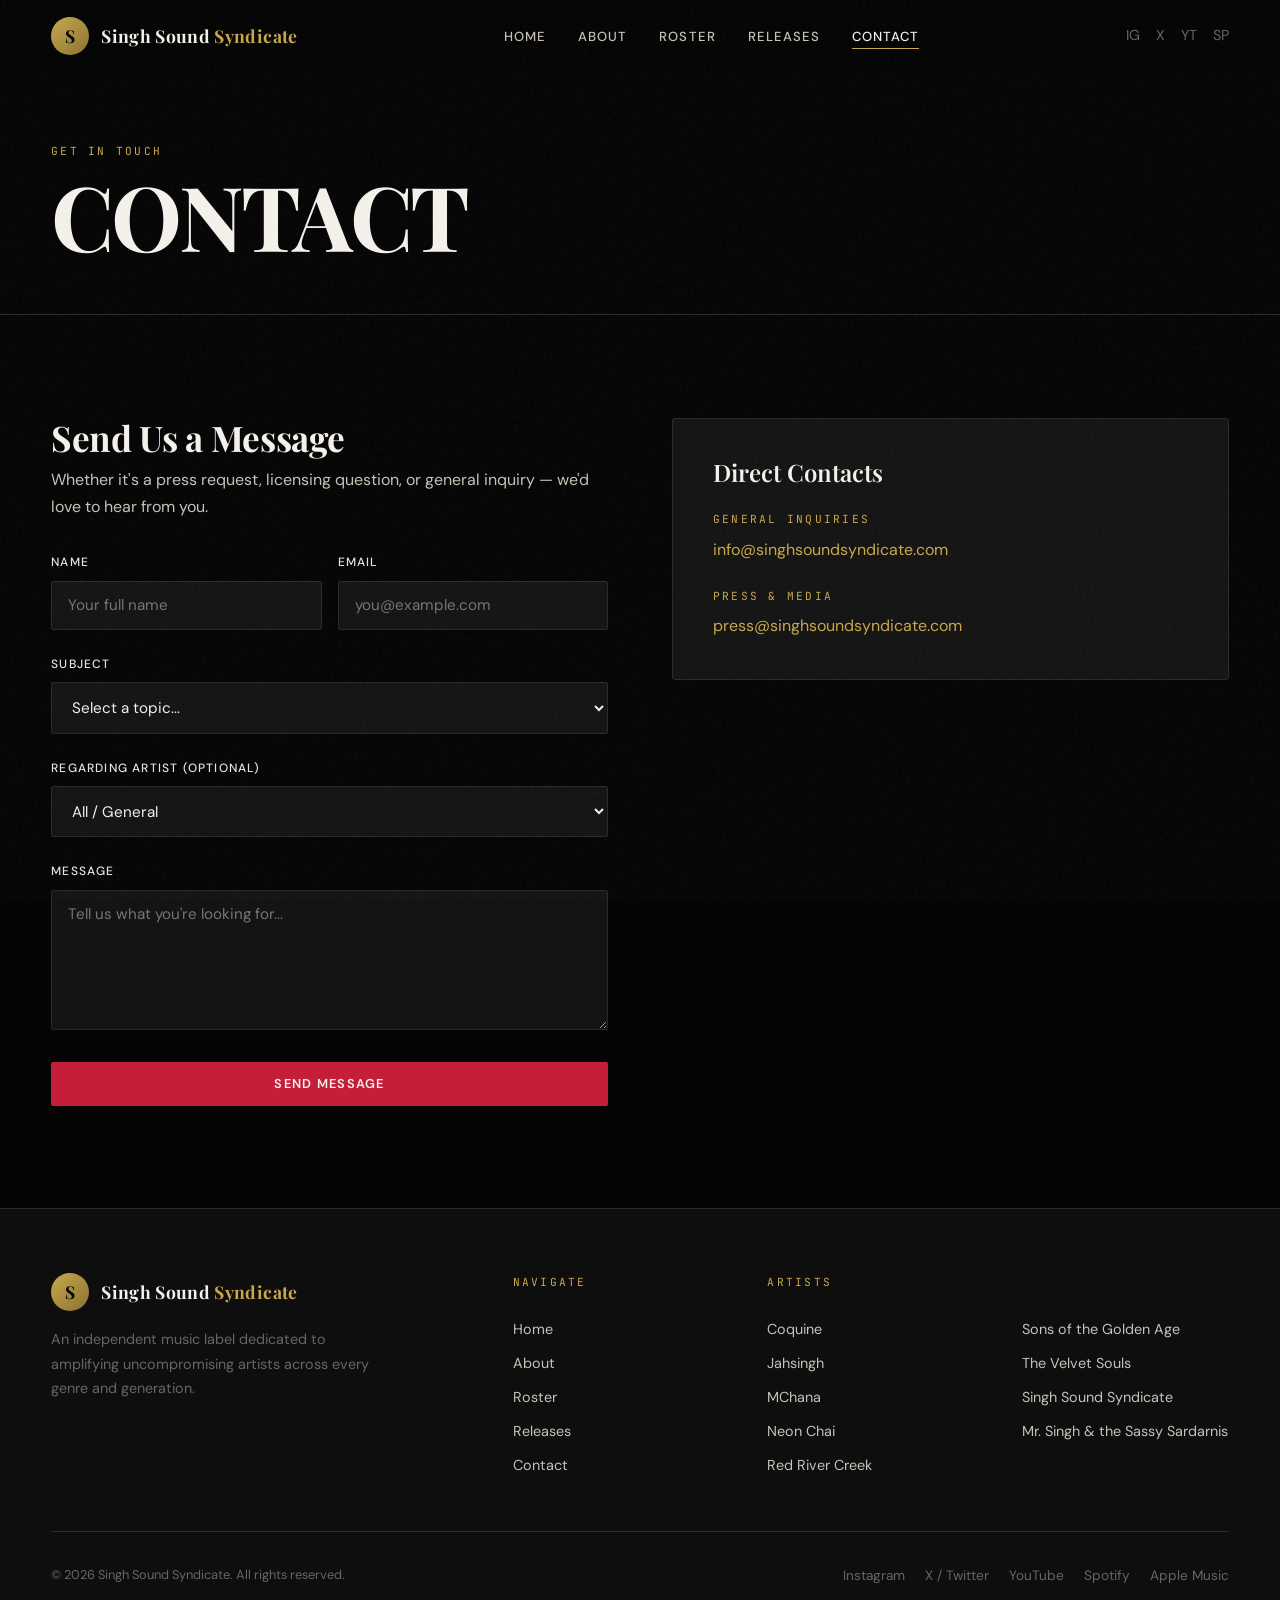
<file: contact.html>
<!DOCTYPE html>
<html lang="en">
<head>
  <meta charset="UTF-8">
  <meta name="viewport" content="width=device-width, initial-scale=1.0">
  <title>Contact — Singh Sound Syndicate</title>
  <meta name="description" content="Get in touch with Singh Sound Syndicate for press inquiries, licensing, and general questions.">
  <link rel="icon" type="image/png" href="images/Singh_Sound_Syndicate_Logo.png">
  <link rel="preconnect" href="https://fonts.googleapis.com">
  <link rel="preconnect" href="https://fonts.gstatic.com" crossorigin>
  <link href="https://fonts.googleapis.com/css2?family=Playfair+Display:ital,wght@0,400;0,700;0,900;1,400&family=DM+Sans:wght@300;400;500;600;700&family=JetBrains+Mono:wght@400;500&display=swap" rel="stylesheet">
  <link rel="stylesheet" href="css/styles.css">
</head>
<body>

  <nav class="nav">
    <a href="index.html" class="nav__logo"><div class="nav__logo-icon">S</div><div class="nav__logo-text">Singh Sound <span>Syndicate</span></div></a>
    <ul class="nav__links"><li><a href="index.html">Home</a></li><li><a href="about.html">About</a></li><li><a href="roster.html">Roster</a></li><li><a href="releases.html">Releases</a></li><li><a href="contact.html">Contact</a></li></ul>
    <div class="nav__socials"><a href="https://www.instagram.com/singhsoundsyndicate/">IG</a><a href="https://x.com/SinghSoundSyn">X</a><a href="https://www.youtube.com/@SinghSoundSyndicate">YT</a><a href="https://open.spotify.com/artist/5lMqTIwYww87MOvm0hbegO">SP</a></div>
    <button class="nav__hamburger" aria-label="Toggle menu"><span></span><span></span><span></span></button>
  </nav>
  <div class="nav__mobile"><a href="index.html">Home</a><a href="about.html">About</a><a href="roster.html">Roster</a><a href="releases.html">Releases</a><a href="contact.html">Contact</a></div>

  <div class="page-header">
    <span class="label reveal">Get in Touch</span>
    <h1 class="heading-xl reveal reveal-delay-1">Contact</h1>
  </div>

  <section class="section">
    <div class="grid-2" style="align-items: start; gap: 4rem;">
      <!-- FORM -->
      <div class="reveal">
        <h2 class="heading-md" style="margin-bottom: 0.5rem;">Send Us a Message</h2>
        <p style="color: var(--text); margin-bottom: 2rem;">Whether it's a press request, licensing question, or general inquiry — we'd love to hear from you.</p>

        <form id="contact-form">
          <div style="display: grid; grid-template-columns: 1fr 1fr; gap: 1rem;">
            <div class="form-group">
              <label class="form-label" for="name">Name</label>
              <input class="form-input" type="text" id="name" name="name" placeholder="Your full name" required>
            </div>
            <div class="form-group">
              <label class="form-label" for="email">Email</label>
              <input class="form-input" type="email" id="email" name="email" placeholder="you@example.com" required>
            </div>
          </div>
          <div class="form-group">
            <label class="form-label" for="subject">Subject</label>
            <select class="form-select" id="subject" name="subject">
              <option value="">Select a topic...</option>
              <option value="press">Press / Media Inquiry</option>
              <option value="sync">Sync / Licensing</option>
              <option value="merch">Merchandise</option>
              <option value="general">General Inquiry</option>
            </select>
          </div>
          <div class="form-group">
            <label class="form-label" for="artist">Regarding Artist (optional)</label>
            <select class="form-select" id="artist" name="artist">
              <option value="">All / General</option>
              <option value="coquine">Coquine</option>
              <option value="jahsingh">Jahsingh</option>
              <option value="mchana">MChana</option>
              <option value="neon-chai">Neon Chai</option>
              <option value="red-river-creek">Red River Creek</option>
              <option value="sons">Sons of the Golden Age</option>
              <option value="velvet-souls">The Velvet Souls</option>
              <option value="sss">Singh Sound Syndicate</option>
              <option value="mr-singh">Mr. Singh &amp; the Sassy Sardarnis</option>
            </select>
          </div>
          <div class="form-group">
            <label class="form-label" for="message">Message</label>
            <textarea class="form-textarea" id="message" name="message" placeholder="Tell us what you're looking for..." required></textarea>
          </div>
          <button type="submit" class="btn btn-primary" style="width: 100%; justify-content: center;">Send Message</button>
        </form>
      </div>

      <!-- INFO SIDEBAR -->
      <div class="reveal reveal-delay-1">
        <div style="padding: 2.5rem; background: var(--surface); border: 1px solid var(--border); border-radius: 3px; margin-bottom: 2rem;">
          <h3 class="heading-sm" style="margin-bottom: 1.5rem;">Direct Contacts</h3>
          <div style="margin-bottom: 1.5rem;">
            <div class="label" style="margin-bottom: 0.4rem;">General Inquiries</div>
            <a href="mailto:info@singhsoundsyndicate.com" style="color: var(--gold);">info@singhsoundsyndicate.com</a>
          </div>
          <div>
            <div class="label" style="margin-bottom: 0.4rem;">Press &amp; Media</div>
            <a href="mailto:press@singhsoundsyndicate.com" style="color: var(--gold);">press@singhsoundsyndicate.com</a>
          </div>
        </div>
      </div>
    </div>
  </section>

  <!-- FOOTER -->
  <footer class="footer">
    <div class="footer__grid">
      <div><a href="index.html" class="nav__logo" style="margin-bottom:0.5rem;"><div class="nav__logo-icon">S</div><div class="nav__logo-text">Singh Sound <span>Syndicate</span></div></a><p class="footer__brand-desc">An independent music label dedicated to amplifying uncompromising artists across every genre and generation.</p></div>
      <div><div class="footer__heading">Navigate</div><a href="index.html" class="footer__link">Home</a><a href="about.html" class="footer__link">About</a><a href="roster.html" class="footer__link">Roster</a><a href="releases.html" class="footer__link">Releases</a><a href="contact.html" class="footer__link">Contact</a></div>
      <div><div class="footer__heading">Artists</div><a href="bands/coquine.html" class="footer__link">Coquine</a><a href="bands/jahsingh.html" class="footer__link">Jahsingh</a><a href="bands/mchana.html" class="footer__link">MChana</a><a href="bands/neon-chai.html" class="footer__link">Neon Chai</a><a href="bands/red-river-creek.html" class="footer__link">Red River Creek</a></div>
      <div><div class="footer__heading">&nbsp;</div><a href="bands/sons-of-the-golden-age.html" class="footer__link">Sons of the Golden Age</a><a href="bands/the-velvet-souls.html" class="footer__link">The Velvet Souls</a><a href="bands/singh-sound-syndicate.html" class="footer__link">Singh Sound Syndicate</a><a href="bands/mr-singh-and-the-sassy-sardarnis.html" class="footer__link">Mr. Singh &amp; the Sassy Sardarnis</a></div>
    </div>
    <div class="footer__bottom"><p class="footer__copyright">&copy; <span class="current-year">2026</span> Singh Sound Syndicate. All rights reserved.</p><div class="footer__socials"><a href="https://www.instagram.com/singhsoundsyndicate/">Instagram</a><a href="https://x.com/SinghSoundSyn">X / Twitter</a><a href="https://www.youtube.com/@SinghSoundSyndicate">YouTube</a><a href="https://open.spotify.com/artist/5lMqTIwYww87MOvm0hbegO">Spotify</a><a href="#">Apple Music</a></div></div>
  </footer>

  <script src="js/main.js"></script>
</body>
</html>
</file>
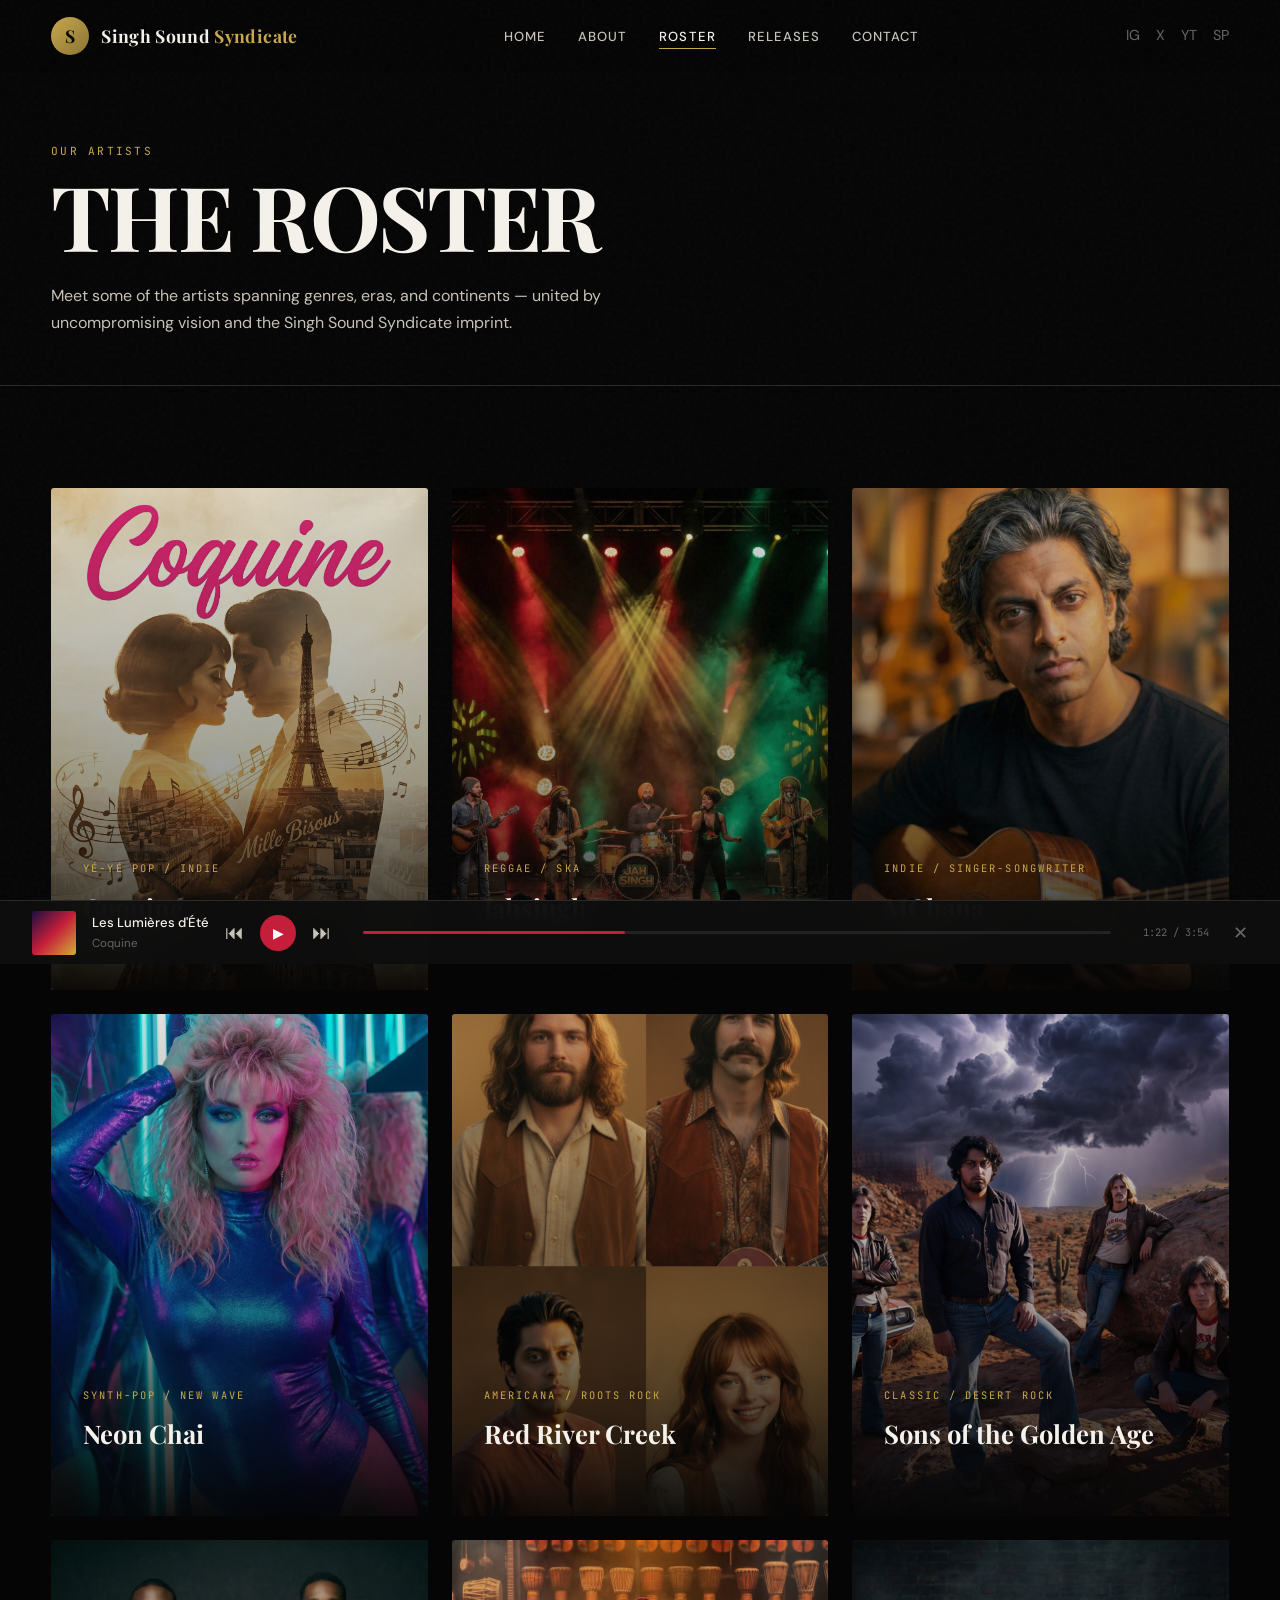
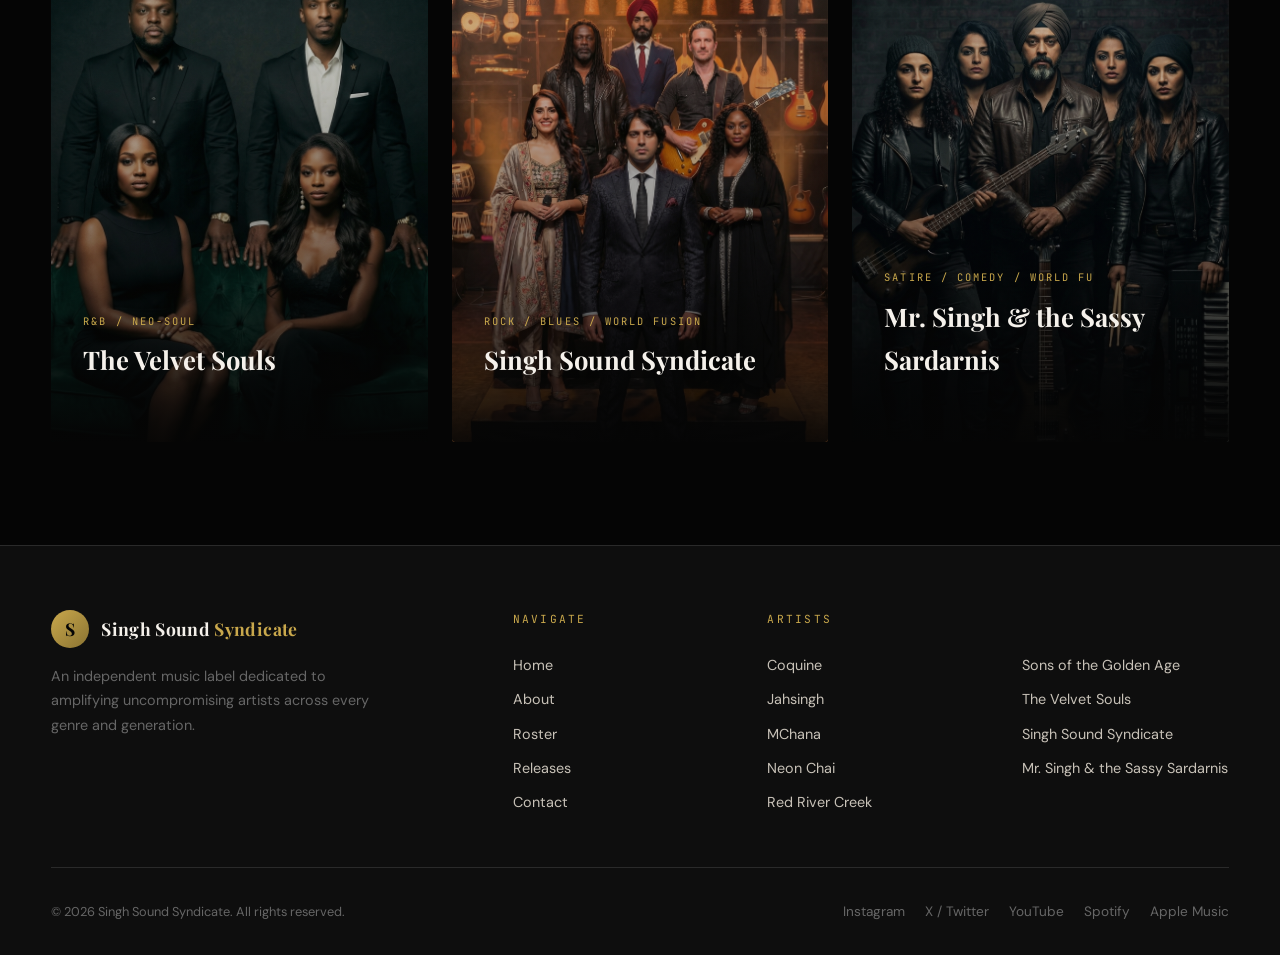
<file: roster.html>
<!DOCTYPE html>
<html lang="en">
<head>
  <meta charset="UTF-8">
  <meta name="viewport" content="width=device-width, initial-scale=1.0">
  <title>Roster — Singh Sound Syndicate</title>
  <meta name="description" content="Meet the artists of Singh Sound Syndicate — from yé-yé pop to desert rock, neo-soul to post-rock.">
  <meta property="og:title" content="Roster — Singh Sound Syndicate">
  <link rel="icon" type="image/png" href="images/Singh_Sound_Syndicate_Logo.png">
  <link rel="preconnect" href="https://fonts.googleapis.com">
  <link rel="preconnect" href="https://fonts.gstatic.com" crossorigin>
  <link href="https://fonts.googleapis.com/css2?family=Playfair+Display:ital,wght@0,400;0,700;0,900;1,400&family=DM+Sans:wght@300;400;500;600;700&family=JetBrains+Mono:wght@400;500&display=swap" rel="stylesheet">
  <link rel="stylesheet" href="css/styles.css">
</head>
<body>

  <!-- NAV -->
  <nav class="nav">
    <a href="index.html" class="nav__logo"><div class="nav__logo-icon">S</div><div class="nav__logo-text">Singh Sound <span>Syndicate</span></div></a>
    <ul class="nav__links"><li><a href="index.html">Home</a></li><li><a href="about.html">About</a></li><li><a href="roster.html">Roster</a></li><li><a href="releases.html">Releases</a></li><li><a href="contact.html">Contact</a></li></ul>
    <div class="nav__socials"><a href="#">IG</a><a href="#">X</a><a href="#">YT</a><a href="#">SP</a></div>
    <button class="nav__hamburger" aria-label="Toggle menu"><span></span><span></span><span></span></button>
  </nav>
  <div class="nav__mobile"><a href="index.html">Home</a><a href="about.html">About</a><a href="roster.html">Roster</a><a href="releases.html">Releases</a><a href="contact.html">Contact</a></div>

  <!-- PAGE HEADER -->
  <div class="page-header">
    <span class="label reveal">Our Artists</span>
    <h1 class="heading-xl reveal reveal-delay-1">The Roster</h1>
    <p class="reveal reveal-delay-2" style="max-width: 600px; margin-top: 1rem; color: var(--text);">Meet some of the artists spanning genres, eras, and continents — united by uncompromising vision and the Singh Sound Syndicate imprint.</p>
  </div>

  <!-- ROSTER GRID -->
  <section class="section section--wide">
    <div class="roster-grid">

      <!-- 1. Coquine -->
      <a href="bands/coquine.html" class="band-card reveal">
        <img src="images/coquine6.jpeg" alt="Coquine" class="band-card__image">
        <div class="band-card__overlay">
          <div class="band-card__genre">Yé-Yé Pop / Indie</div>
          <div class="band-card__name">Coquine</div>
          <div class="band-card__bio">Authentic French retro pop. Sun-drenched melodies meet Left Bank cool.</div>
          <span class="band-card__link">View Artist <svg viewBox="0 0 24 24" fill="none" stroke="currentColor" stroke-width="2"><path d="M5 12h14M12 5l7 7-7 7"/></svg></span>
        </div>
      </a>

      <!-- 2. Jahsingh -->
      <a href="bands/jahsingh.html" class="band-card reveal reveal-delay-1">
        <img src="images/jahsingh8.jpeg" alt="Jahsingh" class="band-card__image">
        <div class="band-card__overlay">
          <div class="band-card__genre">Reggae / Ska</div>
          <div class="band-card__name">Jahsingh</div>
          <div class="band-card__bio">Lyrical fire over boom-bap and trap. Conscious bars that cut deep and hit harder.</div>
          <span class="band-card__link">View Artist <svg viewBox="0 0 24 24" fill="none" stroke="currentColor" stroke-width="2"><path d="M5 12h14M12 5l7 7-7 7"/></svg></span>
        </div>
      </a>

      <!-- 3. MChana -->
      <a href="bands/mchana.html" class="band-card reveal reveal-delay-2">
        <img src="images/mchana15.png" alt="M. Chana" class="band-card__image">
        <div class="band-card__overlay">
          <div class="band-card__genre">Indie / Singer-Songwriter</div>
          <div class="band-card__name">MChana</div>
          <div class="band-card__bio">Raw acoustic storytelling from the margins. Every note carries weight, every word a confession.</div>
          <span class="band-card__link">View Artist <svg viewBox="0 0 24 24" fill="none" stroke="currentColor" stroke-width="2"><path d="M5 12h14M12 5l7 7-7 7"/></svg></span>
        </div>
      </a>

      <!-- 4. Neon Chai -->
      <a href="bands/neon-chai.html" class="band-card reveal">
        <img src="images/neon29.jpeg" alt="Neon Chai" class="band-card__image">
        <div class="band-card__overlay">
          <div class="band-card__genre">Synth-Pop / New Wave</div>
          <div class="band-card__name">Neon Chai</div>
          <div class="band-card__bio">Analogue synths collide with South Asian flavors. The '80s reimagined through a global lens.</div>
          <span class="band-card__link">View Artist <svg viewBox="0 0 24 24" fill="none" stroke="currentColor" stroke-width="2"><path d="M5 12h14M12 5l7 7-7 7"/></svg></span>
        </div>
      </a>

      <!-- 5. Red River Creek -->
      <a href="bands/red-river-creek.html" class="band-card reveal reveal-delay-1">
        <img src="images/red5.png" alt="Red River Creek" class="band-card__image">
        <div class="band-card__overlay">
          <div class="band-card__genre">Americana / Roots Rock</div>
          <div class="band-card__name">Red River Creek</div>
          <div class="band-card__bio">Dusty highways and open skies. Americana with grit, soul, and a restless spirit.</div>
          <span class="band-card__link">View Artist <svg viewBox="0 0 24 24" fill="none" stroke="currentColor" stroke-width="2"><path d="M5 12h14M12 5l7 7-7 7"/></svg></span>
        </div>
      </a>

      <!-- 6. Sons of the Golden Age -->
      <a href="bands/sons-of-the-golden-age.html" class="band-card reveal reveal-delay-2">
        <img src="images/sons9.png" alt="Sons of the Golden Age" class="band-card__image">
        <div class="band-card__overlay">
          <div class="band-card__genre">Classic / Desert Rock</div>
          <div class="band-card__name">Sons of the Golden Age</div>
          <div class="band-card__bio">Thundering riffs from the desert floor. Classic rock with the weight of mythology.</div>
          <span class="band-card__link">View Artist <svg viewBox="0 0 24 24" fill="none" stroke="currentColor" stroke-width="2"><path d="M5 12h14M12 5l7 7-7 7"/></svg></span>
        </div>
      </a>

      <!-- 7. The Velvet Souls -->
      <a href="bands/the-velvet-souls.html" class="band-card reveal">
        <img src="images/velvet3.jpg" alt="The Velvet Souls" class="band-card__image">
        <div class="band-card__overlay">
          <div class="band-card__genre">R&amp;B / Neo-Soul</div>
          <div class="band-card__name">The Velvet Souls</div>
          <div class="band-card__bio">Lush harmonies over silk-smooth production. Modern soul royalty.</div>
          <span class="band-card__link">View Artist <svg viewBox="0 0 24 24" fill="none" stroke="currentColor" stroke-width="2"><path d="M5 12h14M12 5l7 7-7 7"/></svg></span>
        </div>
      </a>

      <!-- 8. Singh Sound Syndicate -->
      <a href="bands/singh-sound-syndicate.html" class="band-card reveal reveal-delay-1">
        <img src="images/syndicate17.png" alt="Singh Sound Syndicate" class="band-card__image">
        <div class="band-card__overlay">
          <div class="band-card__genre">Rock / Blues / World Fusion</div>
          <div class="band-card__name">Singh Sound Syndicate</div>
          <div class="band-card__bio">The flagship band behind the label. Genre-defying rock, blues, and South Asian fusion.</div>
          <span class="band-card__link">View Artist <svg viewBox="0 0 24 24" fill="none" stroke="currentColor" stroke-width="2"><path d="M5 12h14M12 5l7 7-7 7"/></svg></span>
        </div>
      </a>

      <!-- 9. Mr. Singh &amp; the Sassy Sardarnis -->
      <a href="bands/mr-singh-and-the-sassy-sardarnis.html" class="band-card reveal reveal-delay-2">
        <img src="images/mrsingh7.png" alt="Mr. Singh and the Sassy Sardarnis" class="band-card__image">
        <div class="band-card__overlay">
          <div class="band-card__genre">Satire / Comedy / World Fu</div>
          <div class="band-card__name">Mr. Singh &amp; the Sassy Sardarnis</div>
          <div class="band-card__bio">Bollywood meets funk meets rock. The ultimate party band with world-class musicianship.</div>
          <span class="band-card__link">View Artist <svg viewBox="0 0 24 24" fill="none" stroke="currentColor" stroke-width="2"><path d="M5 12h14M12 5l7 7-7 7"/></svg></span>
        </div>
      </a>

    </div>
  </section>

  <!-- FOOTER -->
  <footer class="footer">
    <div class="footer__grid">
      <div><a href="index.html" class="nav__logo" style="margin-bottom:0.5rem;"><div class="nav__logo-icon">S</div><div class="nav__logo-text">Singh Sound <span>Syndicate</span></div></a><p class="footer__brand-desc">An independent music label dedicated to amplifying uncompromising artists across every genre and generation.</p></div>
      <div><div class="footer__heading">Navigate</div><a href="index.html" class="footer__link">Home</a><a href="about.html" class="footer__link">About</a><a href="roster.html" class="footer__link">Roster</a><a href="releases.html" class="footer__link">Releases</a><a href="contact.html" class="footer__link">Contact</a></div>
      <div><div class="footer__heading">Artists</div><a href="bands/coquine.html" class="footer__link">Coquine</a><a href="bands/jahsingh.html" class="footer__link">Jahsingh</a><a href="bands/mchana.html" class="footer__link">MChana</a><a href="bands/neon-chai.html" class="footer__link">Neon Chai</a><a href="bands/red-river-creek.html" class="footer__link">Red River Creek</a></div>
      <div><div class="footer__heading">&nbsp;</div><a href="bands/sons-of-the-golden-age.html" class="footer__link">Sons of the Golden Age</a><a href="bands/the-velvet-souls.html" class="footer__link">The Velvet Souls</a><a href="bands/singh-sound-syndicate.html" class="footer__link">Singh Sound Syndicate</a><a href="bands/mr-singh-and-the-sassy-sardarnis.html" class="footer__link">Mr. Singh &amp; the Sassy Sardarnis</a></div>
    </div>
    <div class="footer__bottom"><p class="footer__copyright">&copy; <span class="current-year">2026</span> Singh Sound Syndicate. All rights reserved.</p><div class="footer__socials"><a href="#">Instagram</a><a href="#">X / Twitter</a><a href="#">YouTube</a><a href="#">Spotify</a><a href="#">Apple Music</a></div></div>
  </footer>

  <div class="player"><div class="player__art"><div class="player__art-placeholder placeholder-coquine" style="width:100%;height:100%;"></div></div><div class="player__info"><div class="player__title">Les Lumières d'Été</div><div class="player__artist">Coquine</div></div><div class="player__controls"><button class="player__btn">⏮</button><button class="player__btn player__btn--play">▶</button><button class="player__btn">⏭</button></div><div class="player__progress"><div class="player__progress-fill"></div></div><div class="player__time">1:22 / 3:54</div><button class="player__close">✕</button></div>

  <script src="js/main.js"></script>
</body>
</html>
</file>
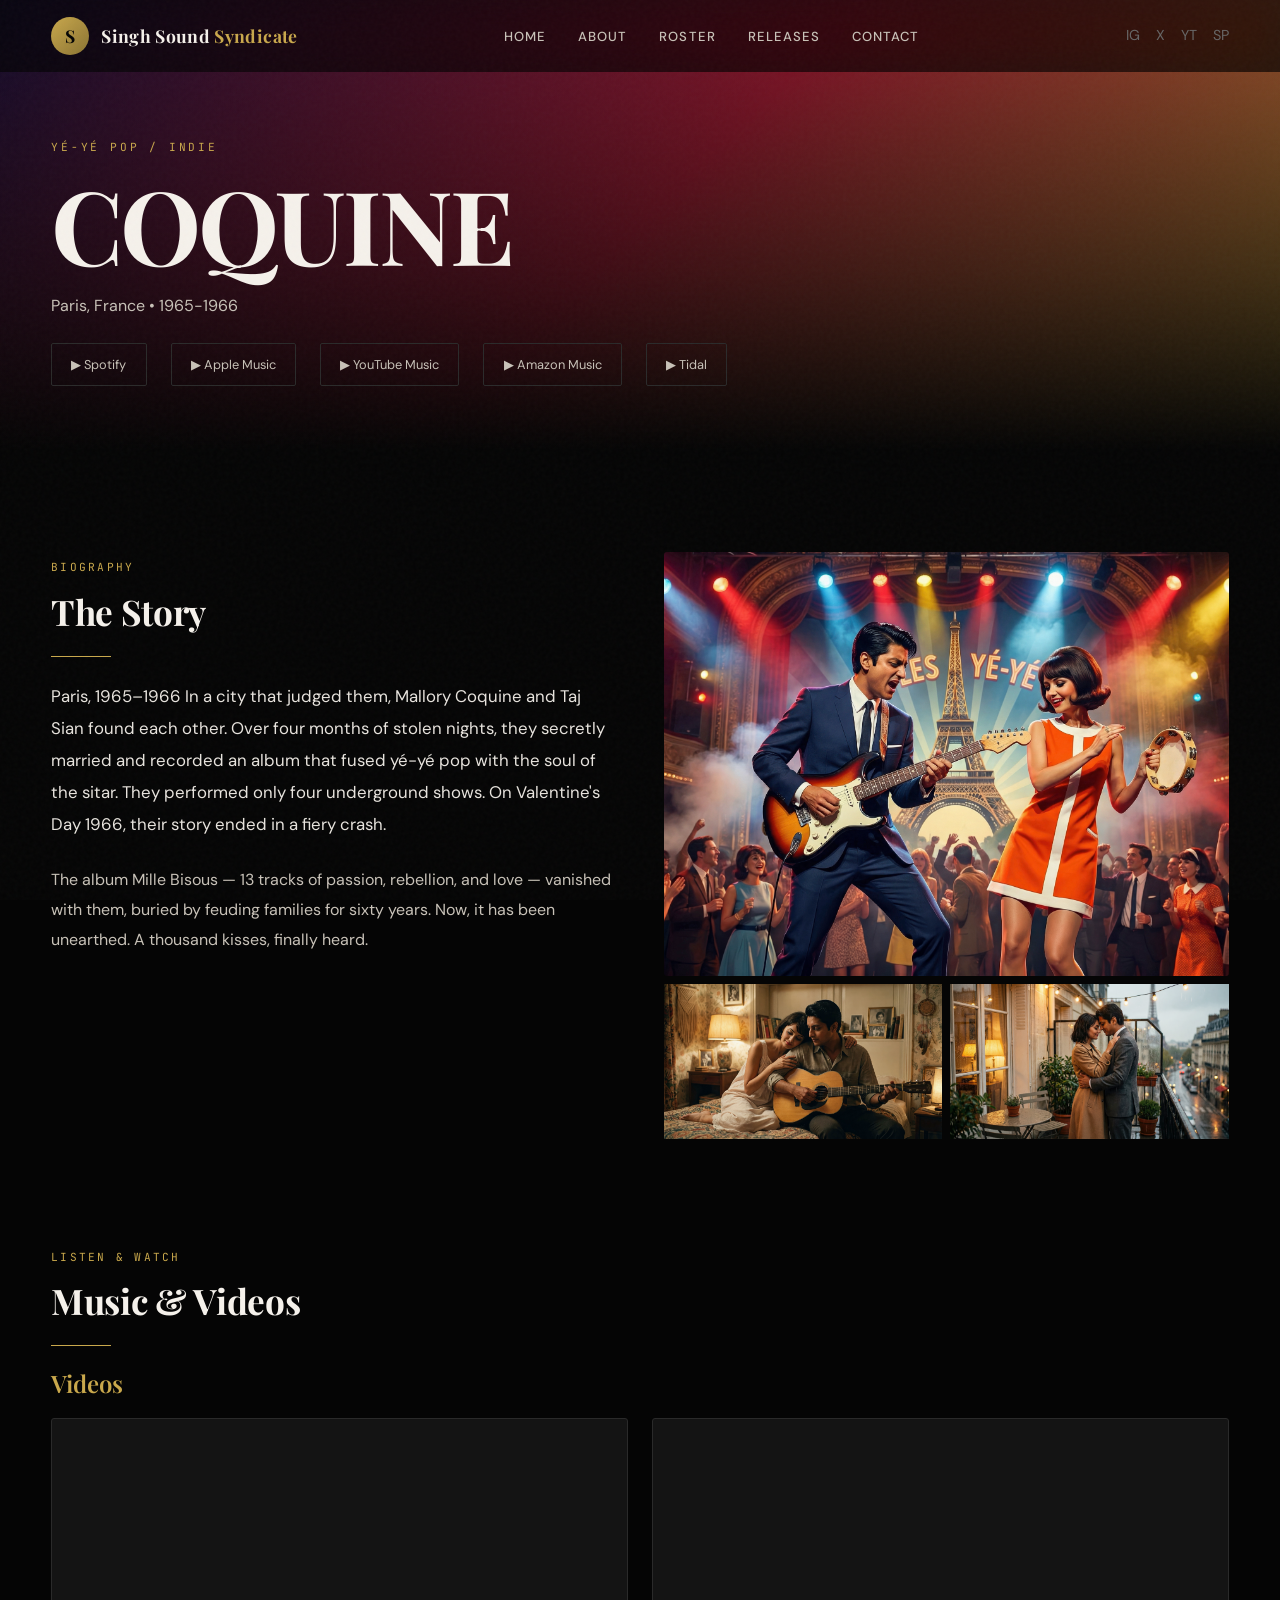
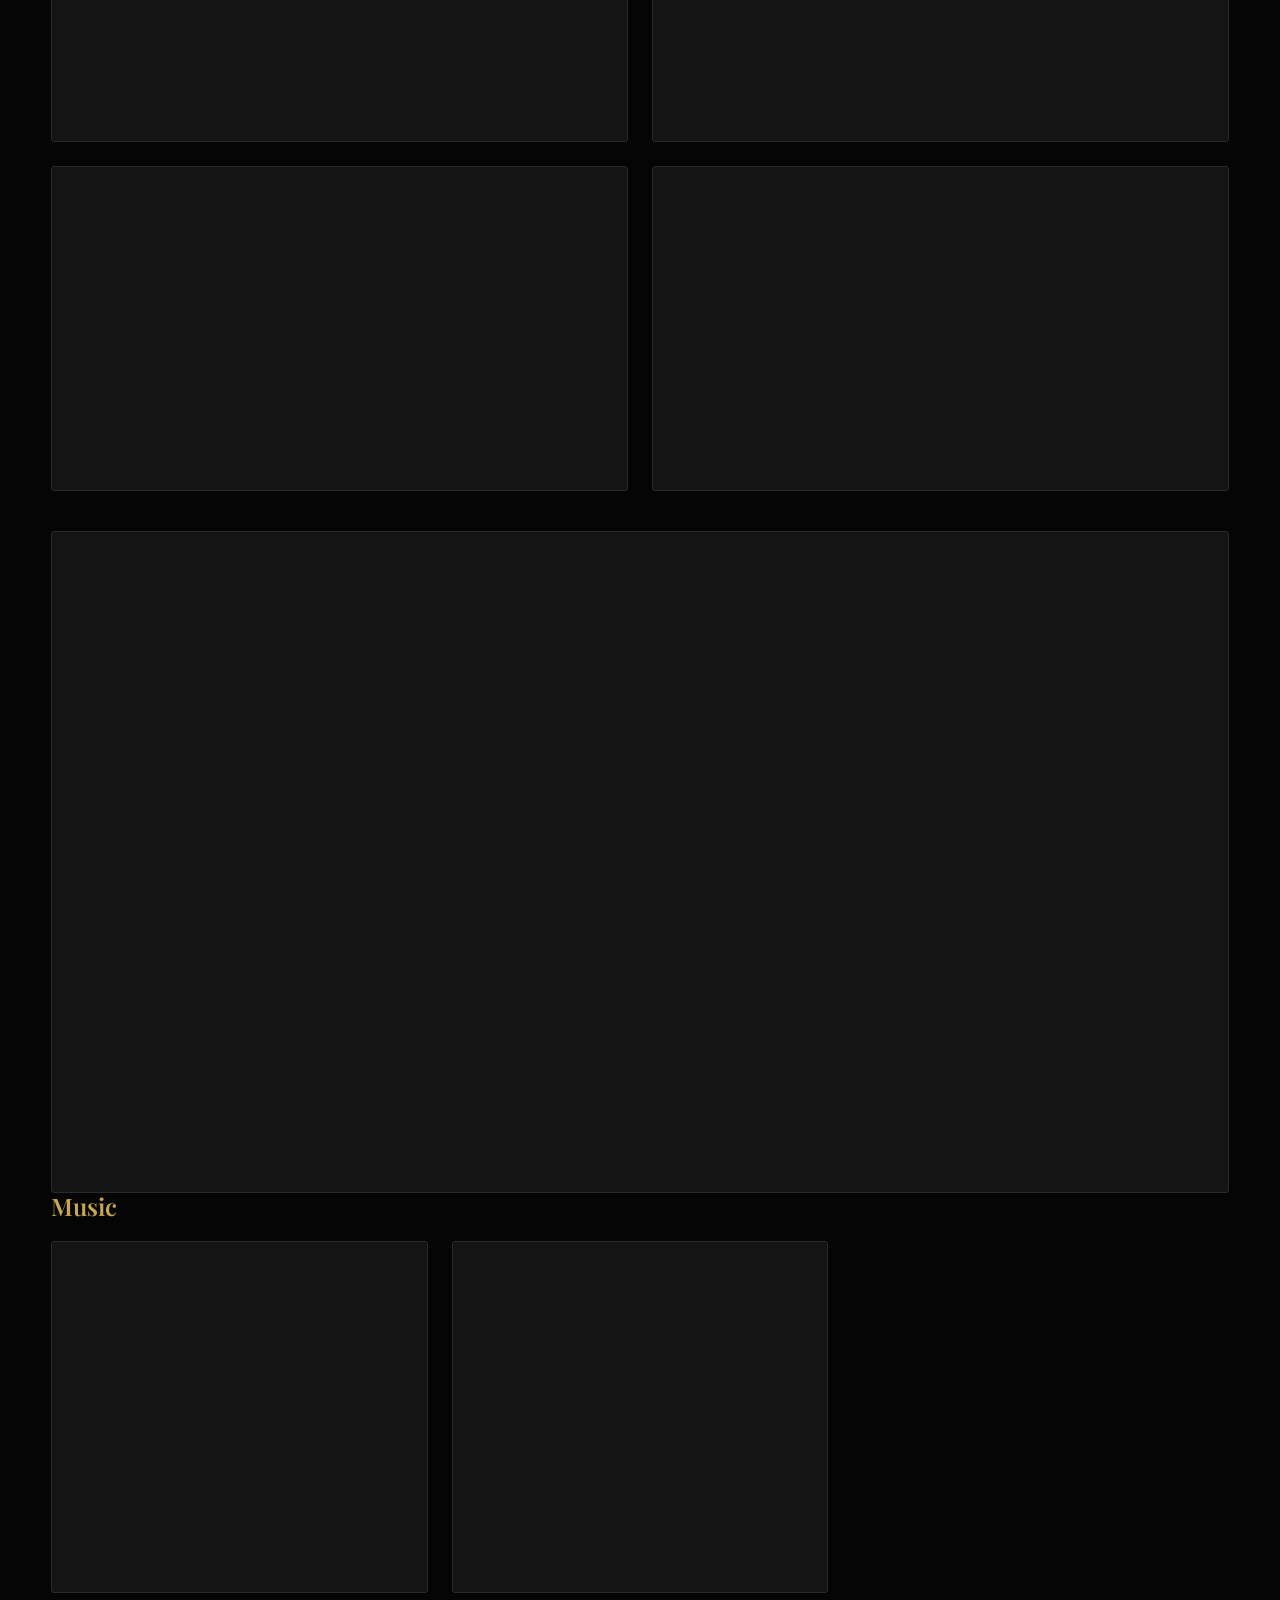
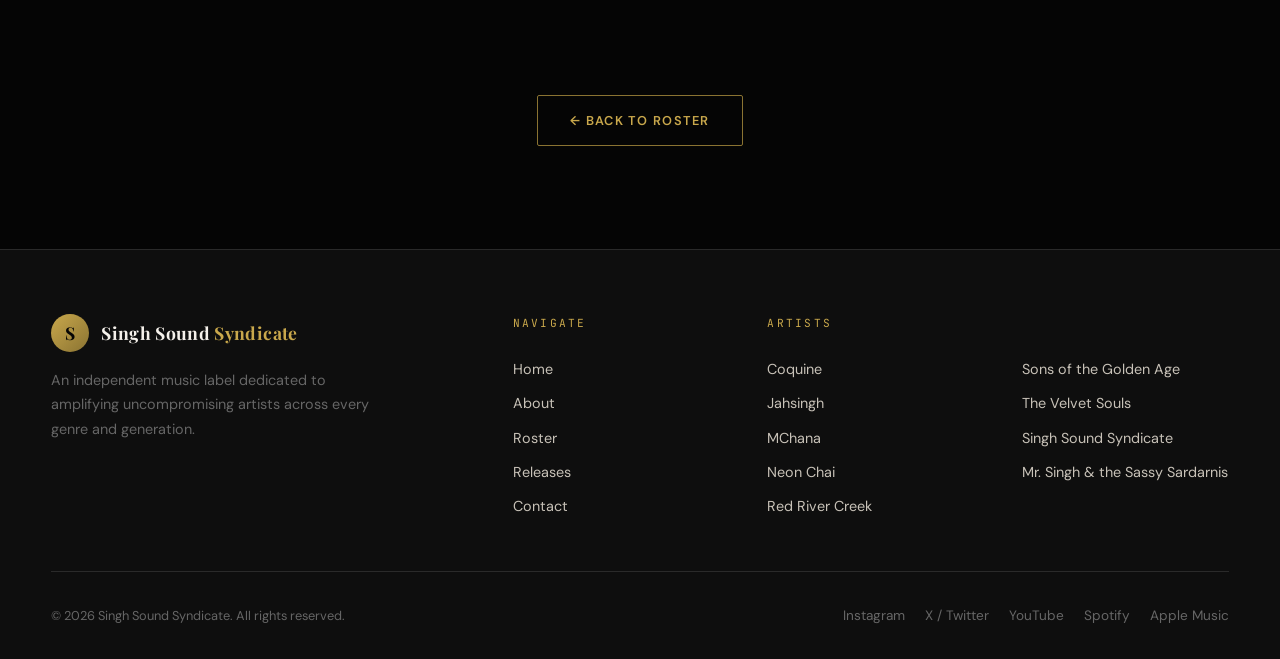
<file: bands/coquine.html>
<!DOCTYPE html>
<html lang="en">
<head>
  <meta charset="UTF-8">
  <meta name="viewport" content="width=device-width, initial-scale=1.0">
  <title>Coquine — Singh Sound Syndicate</title>
  <meta name="description" content="Coquine — Yé-Yé Pop / Indie. An artist on the Singh Sound Syndicate roster.">
  <meta property="og:title" content="Coquine — Singh Sound Syndicate">
  <meta property="og:description" content="Yé-Yé Pop / Indie. Paris, France — 1965-1966">
  <link rel="icon" type="image/png" href="../images/syndicate7.png">
  <link rel="preconnect" href="https://fonts.googleapis.com">
  <link rel="preconnect" href="https://fonts.gstatic.com" crossorigin>
  <link href="https://fonts.googleapis.com/css2?family=Playfair+Display:ital,wght@0,400;0,700;0,900;1,400&family=DM+Sans:wght@300;400;500;600;700&family=JetBrains+Mono:wght@400;500&display=swap" rel="stylesheet">
  <link rel="stylesheet" href="../css/styles.css">
</head>
<body>

  <!-- NAV -->
  <nav class="nav">
    <a href="../index.html" class="nav__logo"><div class="nav__logo-icon">S</div><div class="nav__logo-text">Singh Sound <span>Syndicate</span></div></a>
    <ul class="nav__links"><li><a href="../index.html">Home</a></li><li><a href="../about.html">About</a></li><li><a href="../roster.html">Roster</a></li><li><a href="../releases.html">Releases</a></li><li><a href="../contact.html">Contact</a></li></ul>
    <div class="nav__socials"><a href="#">IG</a><a href="#">X</a><a href="#">YT</a><a href="#">SP</a></div>
    <button class="nav__hamburger" aria-label="Toggle menu"><span></span><span></span><span></span></button>
  </nav>
  <div class="nav__mobile"><a href="../index.html">Home</a><a href="../about.html">About</a><a href="../roster.html">Roster</a><a href="../releases.html">Releases</a><a href="../contact.html">Contact</a></div>

  <!-- BAND HERO -->
  <section class="band-hero">
    <div class="band-hero__bg">
      <div class="band-hero__bg-gradient placeholder-coquine" style="width:100%;height:100%;"></div>
    </div>
    <div class="band-hero__content">
      <div class="band-hero__genre reveal">Yé-Yé Pop / Indie</div>
      <h1 class="band-hero__name reveal reveal-delay-1">Coquine</h1>
      <p class="band-hero__origin reveal reveal-delay-2">Paris, France &bull; 1965-1966</p>
      <div style="margin-top: 1.5rem;" class="reveal reveal-delay-3">
        <div class="streaming-links">
          <a href="https://open.spotify.com/artist/3TbUiZM5H2aKW4LMTN2WDC" target="_blank" class="streaming-link">&#9654; Spotify</a>
          <a href="https://music.apple.com/us/artist/coquine/1857905430" target="_blank" class="streaming-link">&#9654; Apple Music</a>
          <a href="https://music.youtube.com/playlist?list=PLwzwOiApwCEAttl43d4F7zyXAZbjUwsyE" target="_blank" class="streaming-link">&#9654; YouTube Music</a>
          <a href="https://music.amazon.ca/albums/B0G4RVFS5J" target="_blank" class="streaming-link">&#9654; Amazon Music</a>
          <a href="https://tidal.com/artist/70646165" target="_blank" class="streaming-link">&#9654; Tidal</a>
        </div>
      </div>
    </div>
  </section>

  <!-- BIO -->
  <section class="section">
    <div class="grid-2" style="align-items: start;">
      <div class="reveal">
        <span class="label">Biography</span>
        <h2 class="heading-md" style="margin: 0.75rem 0 1.5rem;">The Story</h2>
        <div class="divider"></div>
        <p style="font-size: 1.05rem; color: var(--text-light); line-height: 1.9; margin-bottom: 1.5rem;">Paris, 1965–1966
In a city that judged them, Mallory Coquine and Taj Sian found each other.
Over four months of stolen nights, they secretly married and recorded an album that fused yé-yé pop with the soul of the sitar.
They performed only four underground shows.
On Valentine's Day 1966, their story ended in a fiery crash.</p>
        <p style="line-height: 1.9;">
The album Mille Bisous — 13 tracks of passion, rebellion, and love — vanished with them, buried by feuding families for sixty years.
Now, it has been unearthed.
A thousand kisses, finally heard.</p>
      </div>
      <div class="reveal reveal-delay-1" style="display: flex; flex-direction: column; gap: 0.5rem;">
        <div style="aspect-ratio: 4/3; border-radius: 3px; overflow: hidden;">
          <img src="../images/Coquine.jpeg" alt="Coquine" style="width:100%;height:100%;object-fit:cover;">
        </div>
        <div style="display: grid; grid-template-columns: 1fr 1fr; gap: 0.5rem;">
          <img src="../images/coquine4.jpeg" alt="Coquine" style="width:100%;height:100%;object-fit:cover;">
          <img src="../images/coquine5.jpeg" alt="Coquine" style="width:100%;height:100%;object-fit:cover;">
        </div>
      </div>
    </div>
  </section>

  <!-- ==================== MUSIC & VIDEO EMBEDS ==================== -->
  <section class="section" style="padding-top: 0;">
    <div class="reveal">
      <span class="label">Listen &amp; Watch</span>
      <h2 class="heading-md" style="margin: 0.75rem 0 1.5rem;">Music &amp; Videos</h2>
      <div class="divider"></div>
    </div>

    <!-- Video Embeds -->
    <div class="reveal" style="margin-bottom: 2.5rem;">
      <h3 class="heading-sm" style="margin-bottom: 1.25rem; color: var(--gold);">Videos</h3>
      <div style="display: grid; grid-template-columns: repeat(auto-fill, minmax(400px, 1fr)); gap: 1.5rem;">
        <!-- Lollipops -->
        <div class="embed-item" style="aspect-ratio: 16/9; background: var(--surface); border: 1px solid var(--border); border-radius: 3px; overflow: hidden; position: relative;">
          <iframe width="100%" height="100%" src="https://www.youtube.com/embed/b1g-2Xa1Pbg" title="Coquine — Lollipops" frameborder="0" allow="accelerometer; autoplay; clipboard-write; encrypted-media; gyroscope; picture-in-picture" allowfullscreen style="position:absolute;inset:0;"></iframe>
        </div>
        <!-- Video 2 -->
        <div class="embed-item" style="aspect-ratio: 16/9; background: var(--surface); border: 1px solid var(--border); border-radius: 3px; overflow: hidden; position: relative;">
          <iframe width="100%" height="100%" src="https://www.youtube.com/embed/TiUVmy9wvFA" title="Coquine — J'ai Regarde Par-Dela La Seine" frameborder="0" allow="accelerometer; autoplay; clipboard-write; encrypted-media; gyroscope; picture-in-picture" allowfullscreen style="position:absolute;inset:0;"></iframe>
        </div>
         <!-- Crie! -->
        <div class="embed-item" style="aspect-ratio: 16/9; background: var(--surface); border: 1px solid var(--border); border-radius: 3px; overflow: hidden; position: relative;">
          <iframe width="100%" height="100%" src="https://www.youtube.com/embed/6SNZPq0nn80?si=3DBDpp5l1BeAJag3" title="Coquine — Crie" frameborder="0" allow="accelerometer; autoplay; clipboard-write; encrypted-media; gyroscope; picture-in-picture" allowfullscreen style="position:absolute;inset:0;"></iframe>
        </div>
         <!-- Baiser A La Francaise -->
        <div class="embed-item" style="aspect-ratio: 16/9; background: var(--surface); border: 1px solid var(--border); border-radius: 3px; overflow: hidden; position: relative;">
          <iframe width="100%" height="100%" src="https://www.youtube.com/embed/iflASopwfzg?si=ZN16koFNiz0qxcXV" title="Coquine — Baiser a La Francaise" frameborder="0" allow="accelerometer; autoplay; clipboard-write; encrypted-media; gyroscope; picture-in-picture" allowfullscreen style="position:absolute;inset:0;"></iframe>
        </div>
        </div>
        </div>
         <!-- Abandonnez-le -->
        <div class="embed-item" style="aspect-ratio: 16/9; background: var(--surface); border: 1px solid var(--border); border-radius: 3px; overflow: hidden; position: relative;">
          <iframe width="100%" height="100%" src="https://www.youtube.com/embed/CPUN-BnVSPk?si=SLw0Y-MyhzW2_wne" title="Coquine — Baiser a La Francaise" frameborder="0" allow="accelerometer; autoplay; clipboard-write; encrypted-media; gyroscope; picture-in-picture" allowfullscreen style="position:absolute;inset:0;"></iframe>
        </div>
      </div>
    </div>

    <!-- Music Embeds (Spotify / Apple Music) -->
    <div class="reveal">
      <h3 class="heading-sm" style="margin-bottom: 1.25rem; color: var(--gold);">Music</h3>
      <div style="display: grid; grid-template-columns: repeat(auto-fill, minmax(320px, 1fr)); gap: 1.5rem;">
        <!-- Spotify -->
        <div class="embed-item" style="background: var(--surface); border: 1px solid var(--border); border-radius: 3px; overflow: hidden; position: relative; min-height: 352px;">
          <iframe style="border-radius:3px;position:absolute;inset:0;" src="https://open.spotify.com/embed/artist/3TbUiZM5H2aKW4LMTN2WDC?utm_source=generator" width="100%" height="352" frameBorder="0" allowfullscreen="" allow="autoplay; clipboard-write; encrypted-media; fullscreen; picture-in-picture" loading="lazy"></iframe>
        </div>
        <!-- Apple Music -->
        <div class="embed-item" style="background: var(--surface); border: 1px solid var(--border); border-radius: 3px; overflow: hidden; position: relative; min-height: 352px;">
          <iframe allow="autoplay *; encrypted-media *; fullscreen *; clipboard-write" frameborder="0" style="width:100%;overflow:hidden;border-radius:3px;position:absolute;inset:0;" sandbox="allow-forms allow-popups allow-same-origin allow-scripts allow-storage-access-by-user-activation allow-top-navigation-by-user-activation" src="https://embed.music.apple.com/us/album/mille-bisous/1857941875" height="352"></iframe>
        </div>
      </div>
    </div>
  </section>

  <!-- BACK TO ROSTER -->
  <section class="section" style="text-align: center; padding-top: 0;">
    <a href="../roster.html" class="btn btn-outline">← Back to Roster</a>
  </section>

  <!-- FOOTER -->
  <footer class="footer">
    <div class="footer__grid">
      <div><a href="../index.html" class="nav__logo" style="margin-bottom:0.5rem;"><div class="nav__logo-icon">S</div><div class="nav__logo-text">Singh Sound <span>Syndicate</span></div></a><p class="footer__brand-desc">An independent music label dedicated to amplifying uncompromising artists across every genre and generation.</p></div>
      <div><div class="footer__heading">Navigate</div><a href="../index.html" class="footer__link">Home</a><a href="../about.html" class="footer__link">About</a><a href="../roster.html" class="footer__link">Roster</a><a href="../releases.html" class="footer__link">Releases</a><a href="../contact.html" class="footer__link">Contact</a></div>
      <div><div class="footer__heading">Artists</div><a href="coquine.html" class="footer__link">Coquine</a><a href="jahsingh.html" class="footer__link">Jahsingh</a><a href="mchana.html" class="footer__link">MChana</a><a href="neon-chai.html" class="footer__link">Neon Chai</a><a href="red-river-creek.html" class="footer__link">Red River Creek</a></div>
      <div><div class="footer__heading">&nbsp;</div><a href="sons-of-the-golden-age.html" class="footer__link">Sons of the Golden Age</a><a href="the-velvet-souls.html" class="footer__link">The Velvet Souls</a><a href="singh-sound-syndicate.html" class="footer__link">Singh Sound Syndicate</a><a href="mr-singh-and-the-sassy-sardarnis.html" class="footer__link">Mr. Singh &amp; the Sassy Sardarnis</a></div>
    </div>
    <div class="footer__bottom"><p class="footer__copyright">&copy; <span class="current-year">2026</span> Singh Sound Syndicate. All rights reserved.</p><div class="footer__socials"><a href="#">Instagram</a><a href="#">X / Twitter</a><a href="#">YouTube</a><a href="#">Spotify</a><a href="#">Apple Music</a></div></div>
  </footer>

  <script src="../js/main.js"></script>
</body>
</html>
</file>
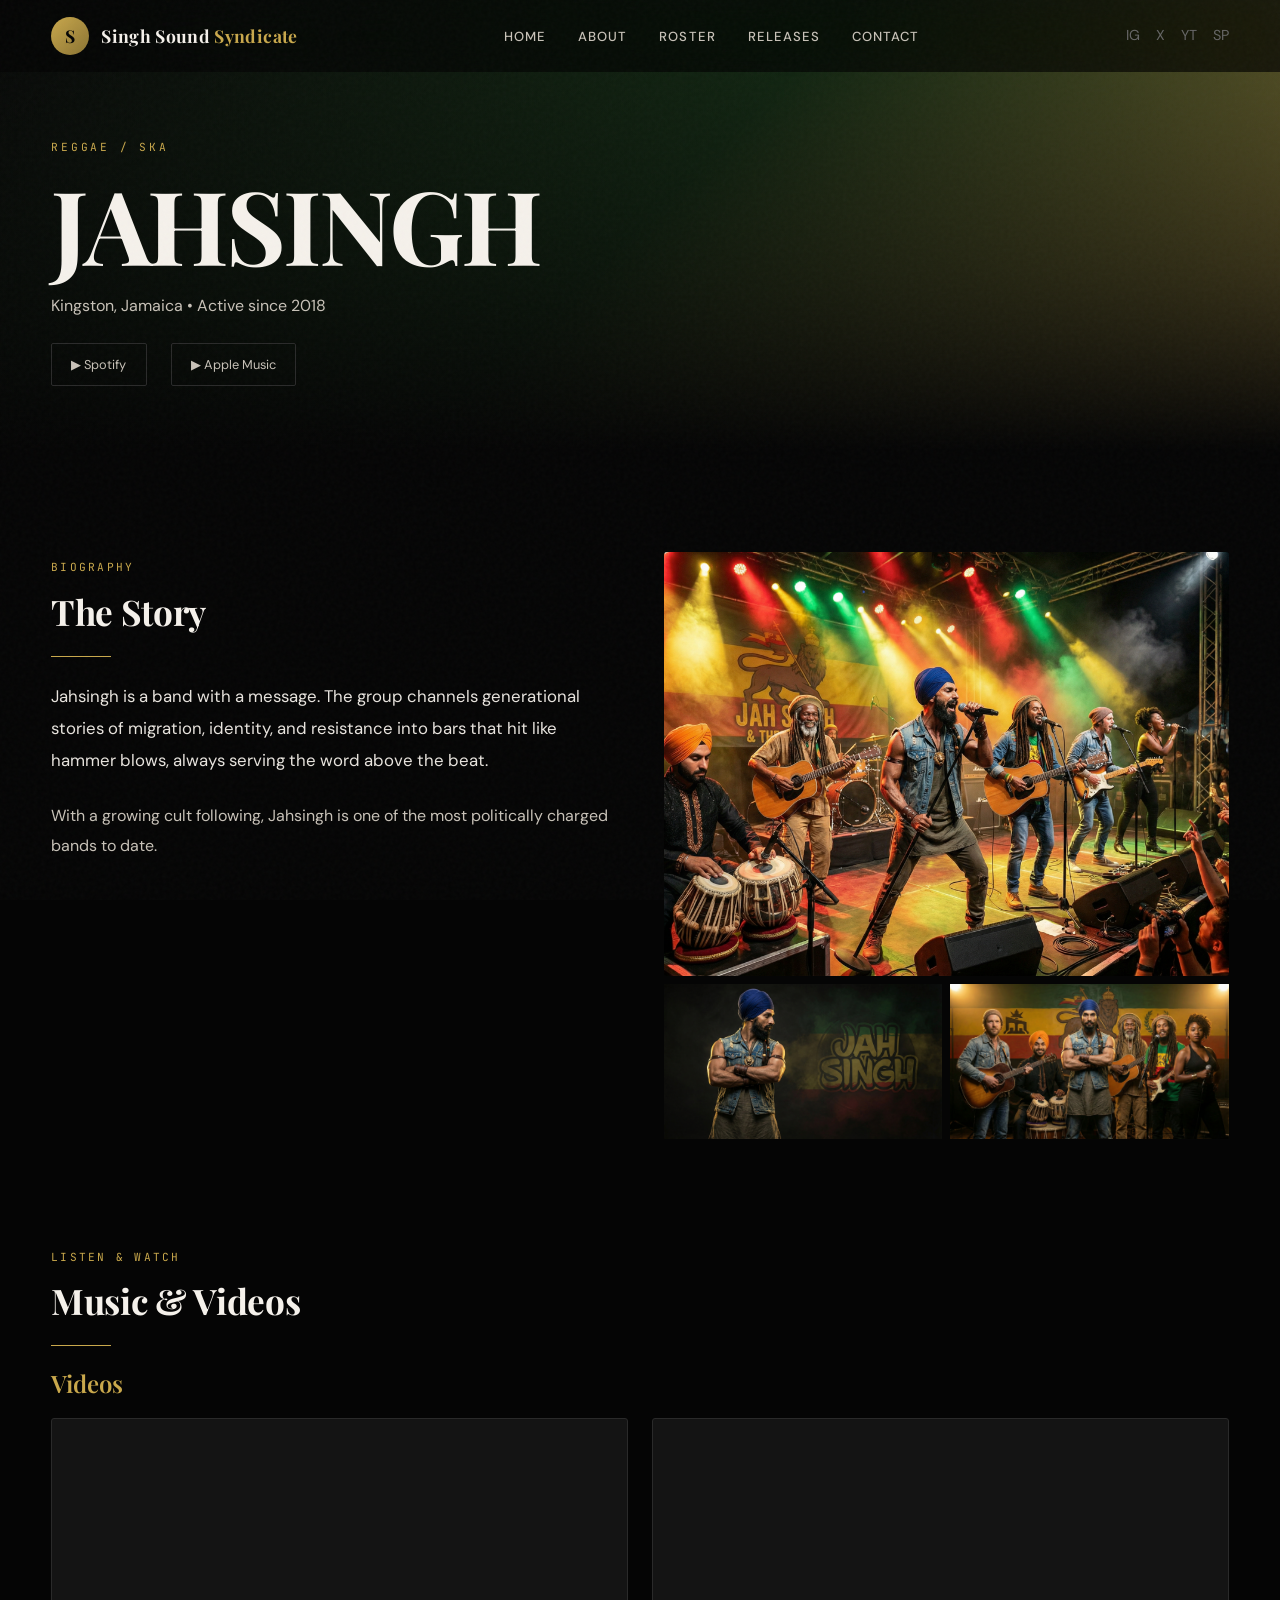
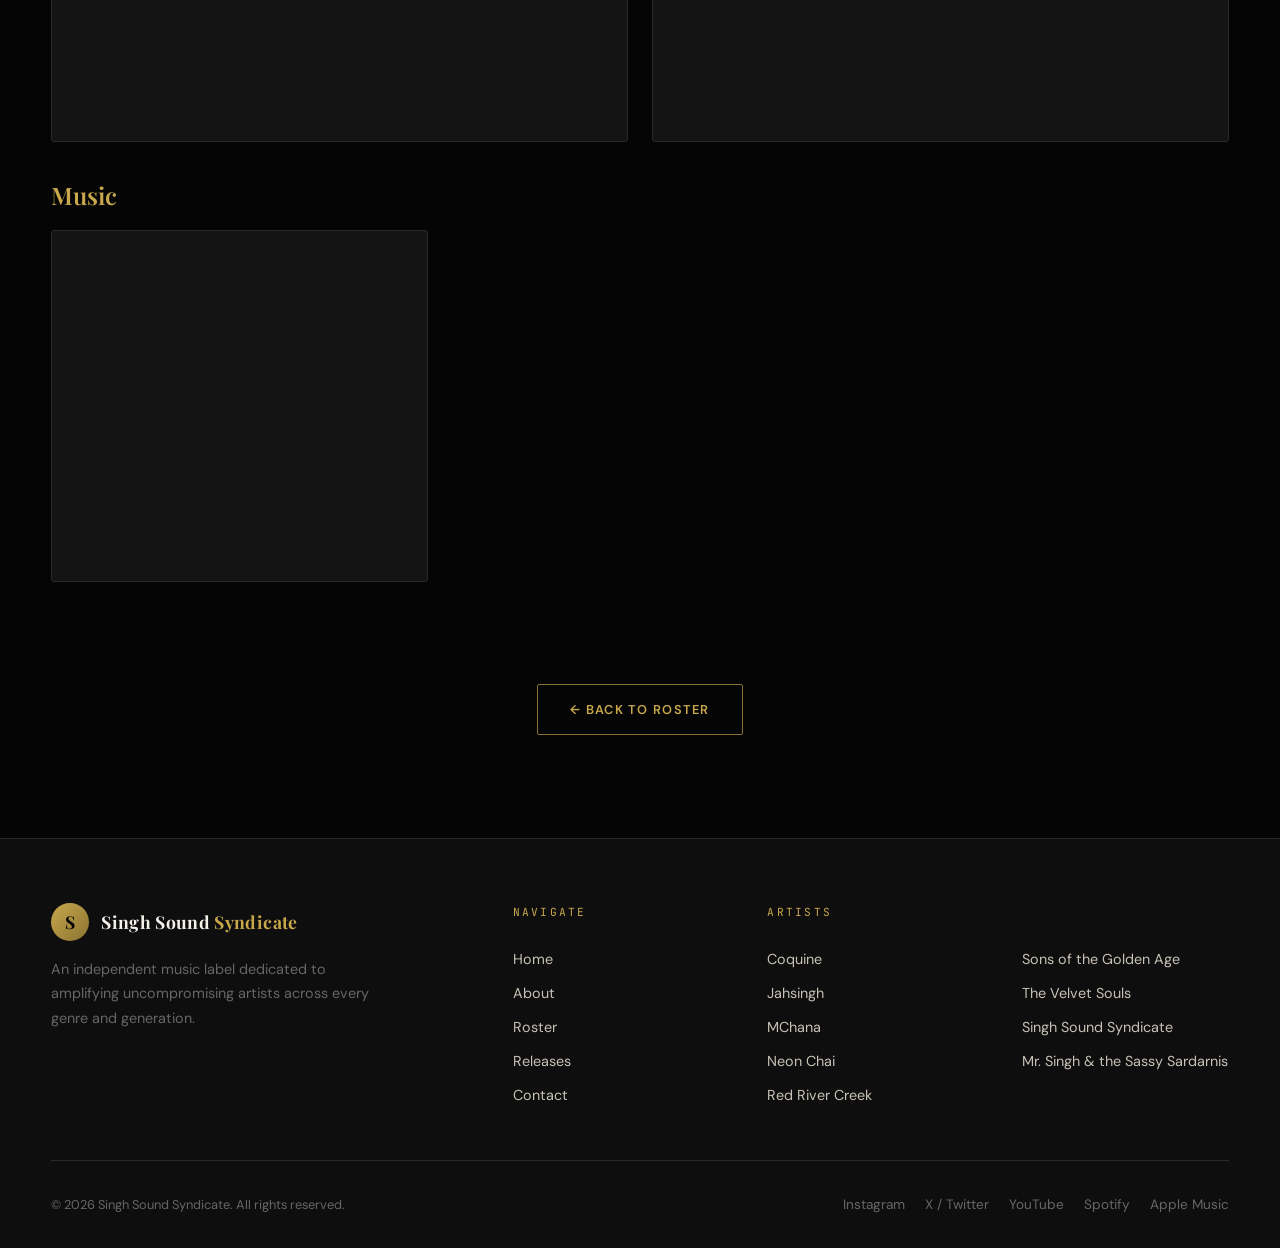
<file: bands/jahsingh.html>
<!DOCTYPE html>
<html lang="en">
<head>
  <meta charset="UTF-8">
  <meta name="viewport" content="width=device-width, initial-scale=1.0">
  <title>Jahsingh — Singh Sound Syndicate</title>
  <meta name="description" content="Jahsingh — Reggae / Ska. An artist on the Singh Sound Syndicate roster.">
  <meta property="og:title" content="Jahsingh — Singh Sound Syndicate">
  <meta property="og:description" content="Reggae / Ska. Kingston, Jamaica — Active since 2019">
  <link rel="icon" type="image/png" href="../images/Singh_Sound_Syndicate_Logo.png">
  <link rel="preconnect" href="https://fonts.googleapis.com">
  <link rel="preconnect" href="https://fonts.gstatic.com" crossorigin>
  <link href="https://fonts.googleapis.com/css2?family=Playfair+Display:ital,wght@0,400;0,700;0,900;1,400&family=DM+Sans:wght@300;400;500;600;700&family=JetBrains+Mono:wght@400;500&display=swap" rel="stylesheet">
  <link rel="stylesheet" href="../css/styles.css">
</head>
<body>

  <!-- NAV -->
  <nav class="nav">
    <a href="../index.html" class="nav__logo"><div class="nav__logo-icon">S</div><div class="nav__logo-text">Singh Sound <span>Syndicate</span></div></a>
    <ul class="nav__links"><li><a href="../index.html">Home</a></li><li><a href="../about.html">About</a></li><li><a href="../roster.html">Roster</a></li><li><a href="../releases.html">Releases</a></li><li><a href="../contact.html">Contact</a></li></ul>
    <div class="nav__socials"><a href="#">IG</a><a href="#">X</a><a href="#">YT</a><a href="#">SP</a></div>
    <button class="nav__hamburger" aria-label="Toggle menu"><span></span><span></span><span></span></button>
  </nav>
  <div class="nav__mobile"><a href="../index.html">Home</a><a href="../about.html">About</a><a href="../roster.html">Roster</a><a href="../releases.html">Releases</a><a href="../contact.html">Contact</a></div>

  <!-- BAND HERO -->
  <section class="band-hero">
    <div class="band-hero__bg">
      <div class="band-hero__bg-gradient placeholder-jahsingh" style="width:100%;height:100%;"></div>
    </div>
    <div class="band-hero__content">
      <div class="band-hero__genre reveal">Reggae / Ska</div>
      <h1 class="band-hero__name reveal reveal-delay-1">Jahsingh</h1>
      <p class="band-hero__origin reveal reveal-delay-2">Kingston, Jamaica &bull; Active since 2018</p>
      <div style="margin-top: 1.5rem;" class="reveal reveal-delay-3">
        <div class="streaming-links">
          <a href="https://open.spotify.com/artist/3e4DzTo3h0Gkwu6rhoQiHR" target="_blank" class="streaming-link">&#9654; Spotify</a>
          <a href="https://music.apple.com/us/artist/jah-singh/1865216856" target="_blank" class="streaming-link">&#9654; Apple Music</a>
        </div>
      </div>
    </div>
  </section>

  <!-- BIO -->
  <section class="section">
    <div class="grid-2" style="align-items: start;">
      <div class="reveal">
        <span class="label">Biography</span>
        <h2 class="heading-md" style="margin: 0.75rem 0 1.5rem;">The Story</h2>
        <div class="divider"></div>
        <p style="font-size: 1.05rem; color: var(--text-light); line-height: 1.9; margin-bottom: 1.5rem;">Jahsingh is a band with a message. The group channels generational stories of migration, identity, and resistance into bars that hit like hammer blows, always serving the word above the beat.</p>
        <p style="line-height: 1.9;">With a growing cult following, Jahsingh is one of the most politically charged bands to date.</p>
      </div>
      <div class="reveal reveal-delay-1" style="display: flex; flex-direction: column; gap: 0.5rem;">
        <div style="aspect-ratio: 4/3; border-radius: 3px; overflow: hidden;">
          <img src="../images/jahsingh5.png" alt="Jah Singh" style="width:100%;height:100%;object-fit:cover;">
        </div>
        <div style="display: grid; grid-template-columns: 1fr 1fr; gap: 0.5rem;">
          <img src="../images/jahsingh4.png" alt="Jah Singh" style="width:100%;height:100%;object-fit:cover;">
          <img src="../images/jahsingh3.png" alt="Jah Singh" style="width:100%;height:100%;object-fit:cover;">
        </div>
      </div>
    </div>
  </section>

  <!-- ==================== MUSIC & VIDEO EMBEDS ==================== -->
  <section class="section" style="padding-top: 0;">
    <div class="reveal">
      <span class="label">Listen &amp; Watch</span>
      <h2 class="heading-md" style="margin: 0.75rem 0 1.5rem;">Music &amp; Videos</h2>
      <div class="divider"></div>
    </div>

    <!-- Video Embeds -->
    <div class="reveal" style="margin-bottom: 2.5rem;">
      <h3 class="heading-sm" style="margin-bottom: 1.25rem; color: var(--gold);">Videos</h3>
      <div style="display: grid; grid-template-columns: repeat(auto-fill, minmax(400px, 1fr)); gap: 1.5rem;">
        <!-- Techno Meltdown -->
        <div class="embed-item" style="aspect-ratio: 16/9; background: var(--surface); border: 1px solid var(--border); border-radius: 3px; overflow: hidden; position: relative;">
          <iframe width="100%" height="100%" src="https://www.youtube.com/embed/oWLxKVNKt0M" title="Jahsingh — Techno Meltdown" frameborder="0" allow="accelerometer; autoplay; clipboard-write; encrypted-media; gyroscope; picture-in-picture" allowfullscreen style="position:absolute;inset:0;"></iframe>
        </div>
        <!-- The Devil's Work -->
        <div class="embed-item" style="aspect-ratio: 16/9; background: var(--surface); border: 1px solid var(--border); border-radius: 3px; overflow: hidden; position: relative;">
          <iframe width="100%" height="100%" src="https://www.youtube.com/embed/p4P_N8f3_Pc" title="Jahsingh — The Devil's Work" frameborder="0" allow="accelerometer; autoplay; clipboard-write; encrypted-media; gyroscope; picture-in-picture" allowfullscreen style="position:absolute;inset:0;"></iframe>
        </div>
      </div>
    </div>

    <!-- Music Embeds (Spotify) -->
    <div class="reveal">
      <h3 class="heading-sm" style="margin-bottom: 1.25rem; color: var(--gold);">Music</h3>
      <div style="display: grid; grid-template-columns: repeat(auto-fill, minmax(320px, 1fr)); gap: 1.5rem;">
        <!-- Spotify — Jahsingh Artist -->
        <div class="embed-item" style="background: var(--surface); border: 1px solid var(--border); border-radius: 3px; overflow: hidden; position: relative; min-height: 352px;">
          <iframe style="border-radius:3px;position:absolute;inset:0;" src="https://open.spotify.com/embed/artist/3e4DzTo3h0Gkwu6rhoQiHR?theme=0" width="100%" height="352" frameBorder="0" allowfullscreen="" allow="autoplay; clipboard-write; encrypted-media; fullscreen; picture-in-picture" loading="lazy"></iframe>
        </div>
      </div>
    </div>
  </section>

  <!-- BACK TO ROSTER -->
  <section class="section" style="text-align: center; padding-top: 0;">
    <a href="../roster.html" class="btn btn-outline">← Back to Roster</a>
  </section>

  <!-- FOOTER -->
  <footer class="footer">
    <div class="footer__grid">
      <div><a href="../index.html" class="nav__logo" style="margin-bottom:0.5rem;"><div class="nav__logo-icon">S</div><div class="nav__logo-text">Singh Sound <span>Syndicate</span></div></a><p class="footer__brand-desc">An independent music label dedicated to amplifying uncompromising artists across every genre and generation.</p></div>
      <div><div class="footer__heading">Navigate</div><a href="../index.html" class="footer__link">Home</a><a href="../about.html" class="footer__link">About</a><a href="../roster.html" class="footer__link">Roster</a><a href="../releases.html" class="footer__link">Releases</a><a href="../contact.html" class="footer__link">Contact</a></div>
      <div><div class="footer__heading">Artists</div><a href="coquine.html" class="footer__link">Coquine</a><a href="jahsingh.html" class="footer__link">Jahsingh</a><a href="mchana.html" class="footer__link">MChana</a><a href="neon-chai.html" class="footer__link">Neon Chai</a><a href="red-river-creek.html" class="footer__link">Red River Creek</a></div>
      <div><div class="footer__heading">&nbsp;</div><a href="sons-of-the-golden-age.html" class="footer__link">Sons of the Golden Age</a><a href="the-velvet-souls.html" class="footer__link">The Velvet Souls</a><a href="singh-sound-syndicate.html" class="footer__link">Singh Sound Syndicate</a><a href="mr-singh-and-the-sassy-sardarnis.html" class="footer__link">Mr. Singh &amp; the Sassy Sardarnis</a></div>
    </div>
    <div class="footer__bottom"><p class="footer__copyright">&copy; <span class="current-year">2026</span> Singh Sound Syndicate. All rights reserved.</p><div class="footer__socials"><a href="#">Instagram</a><a href="#">X / Twitter</a><a href="#">YouTube</a><a href="#">Spotify</a><a href="#">Apple Music</a></div></div>
  </footer>

  <script src="../js/main.js"></script>
</body>
</html>
</file>
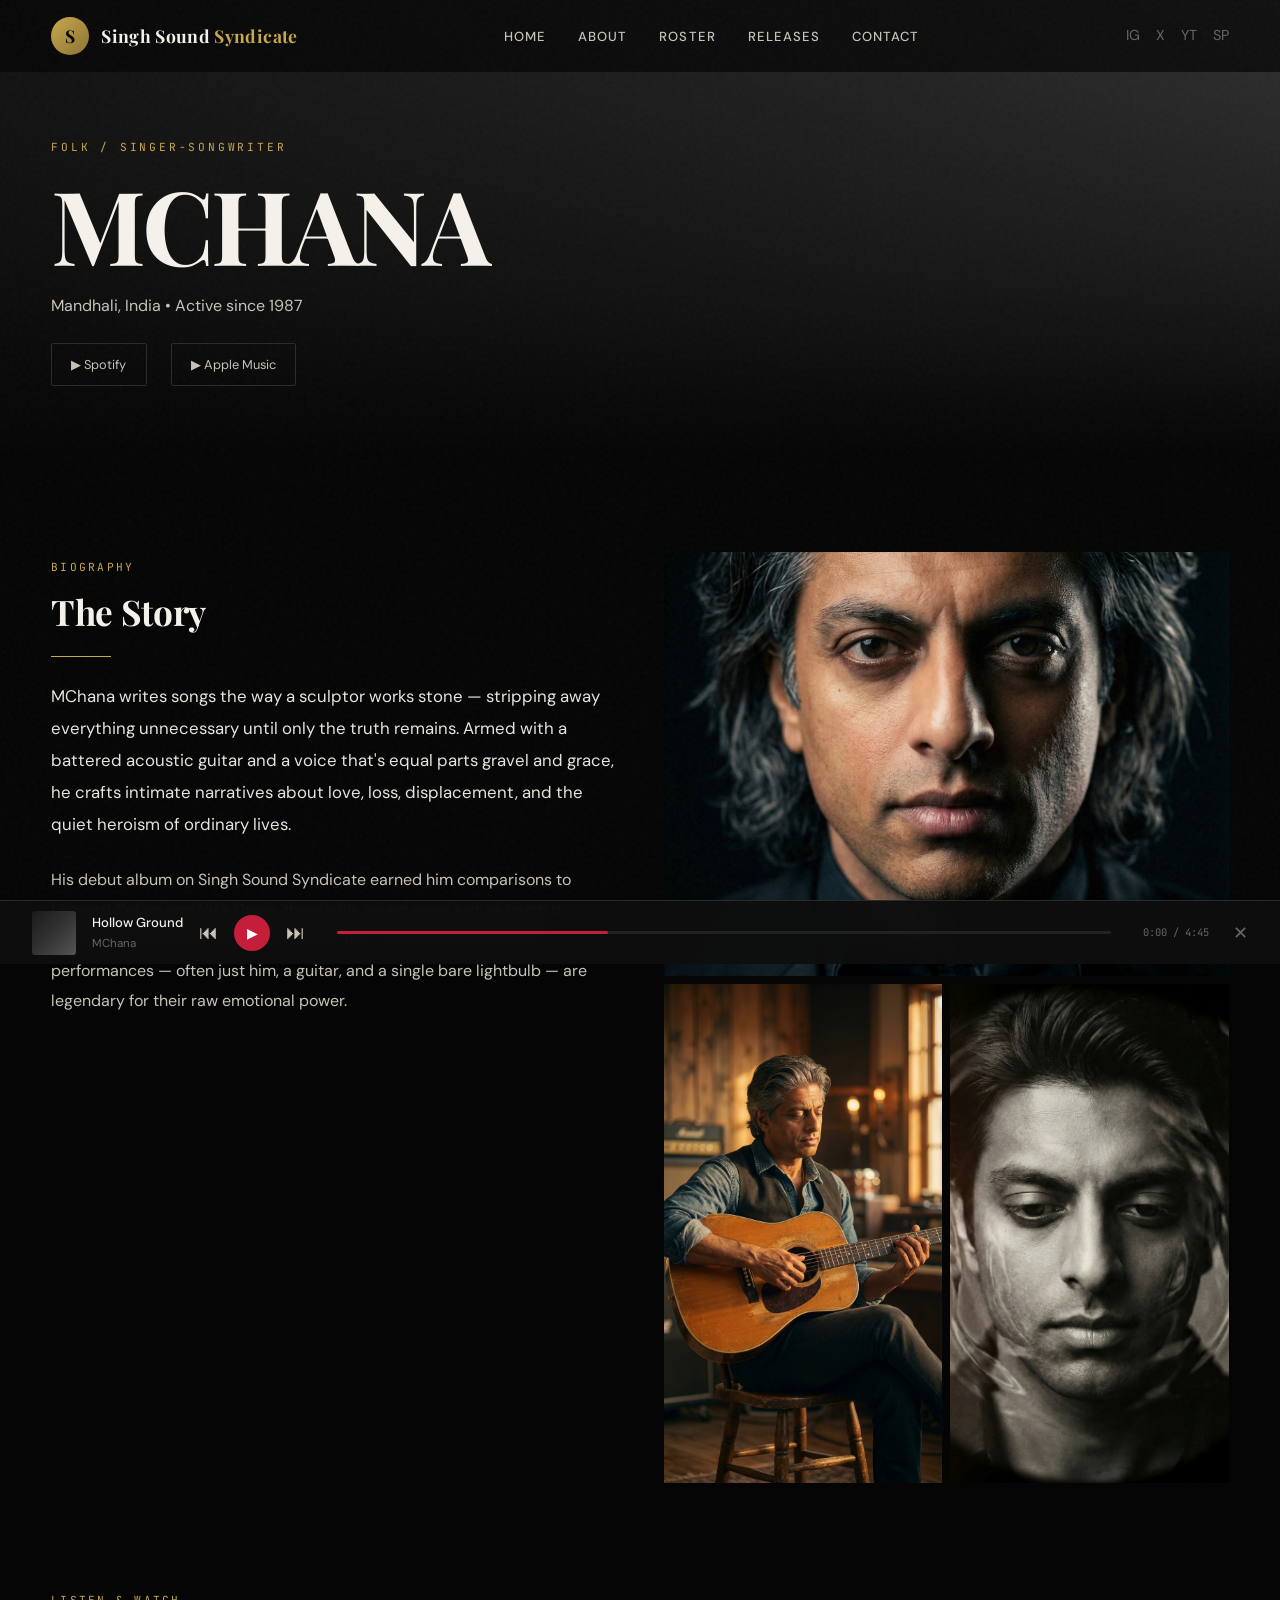
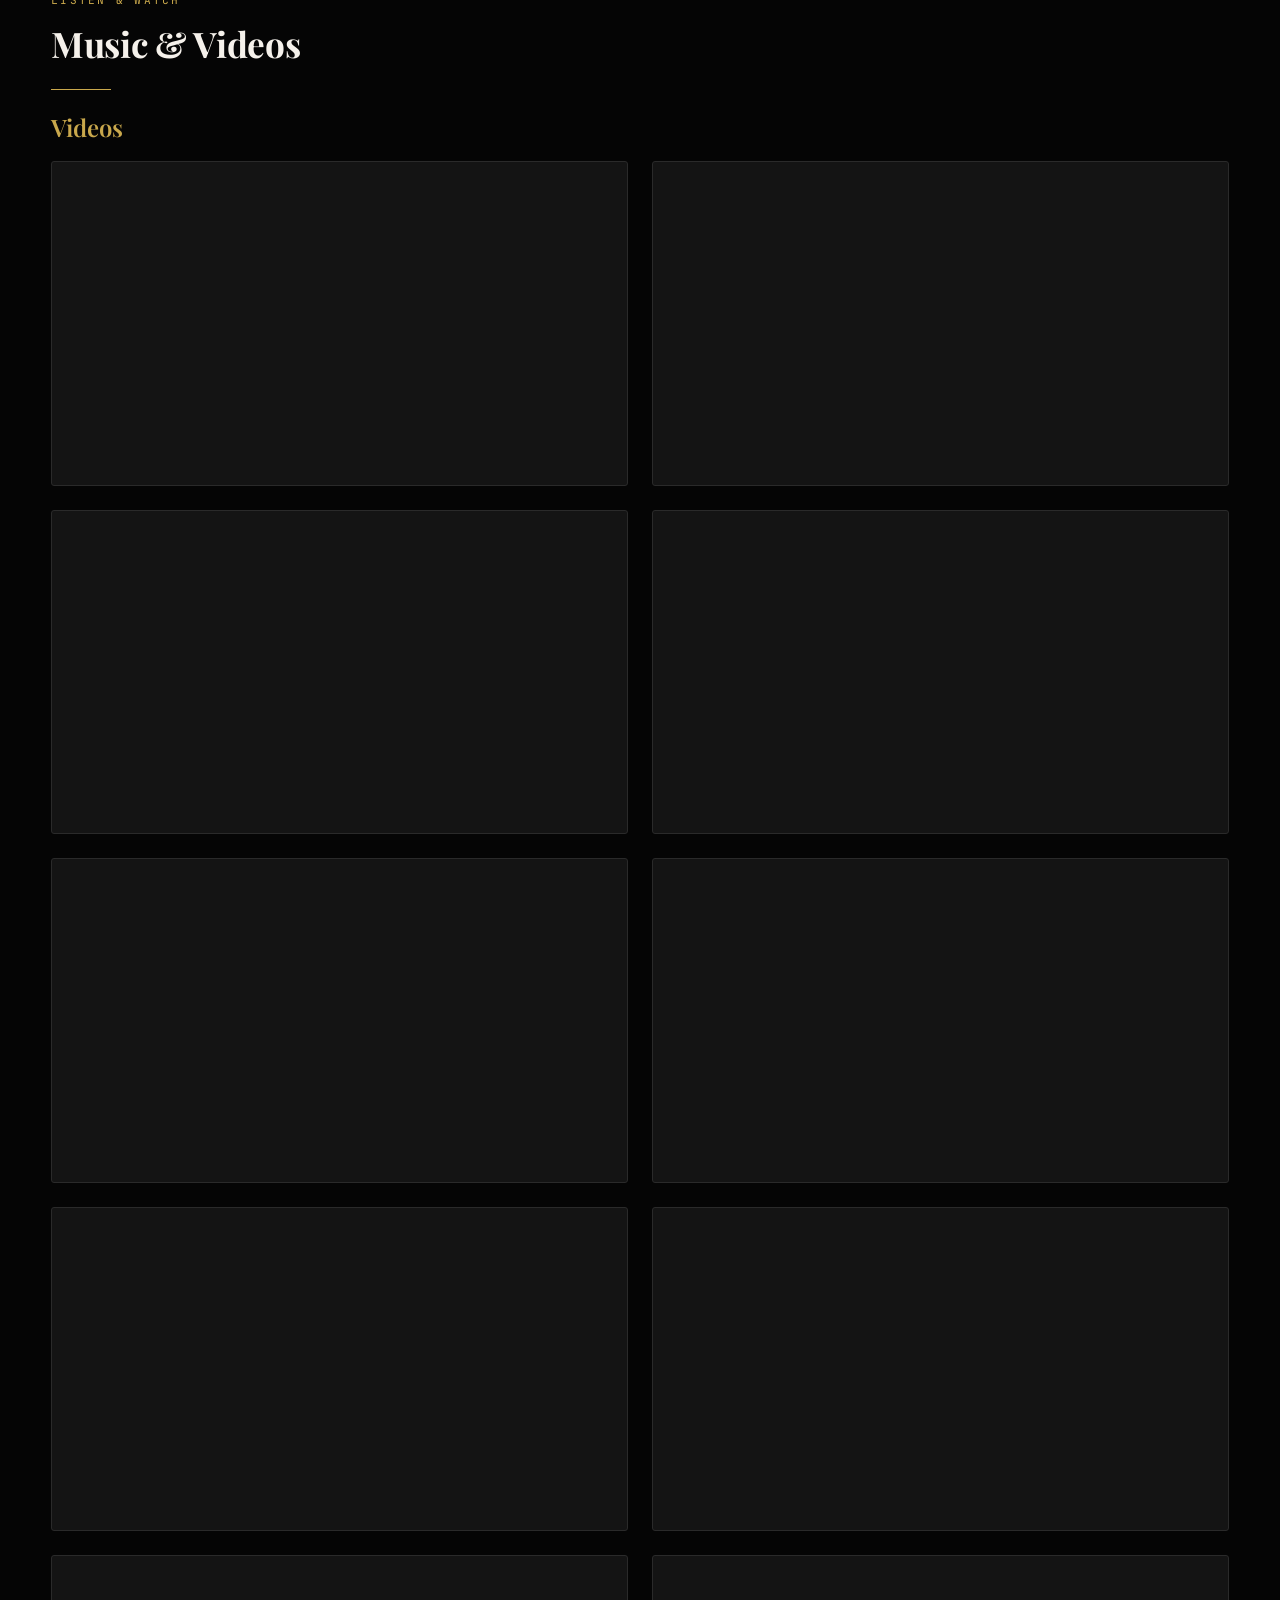
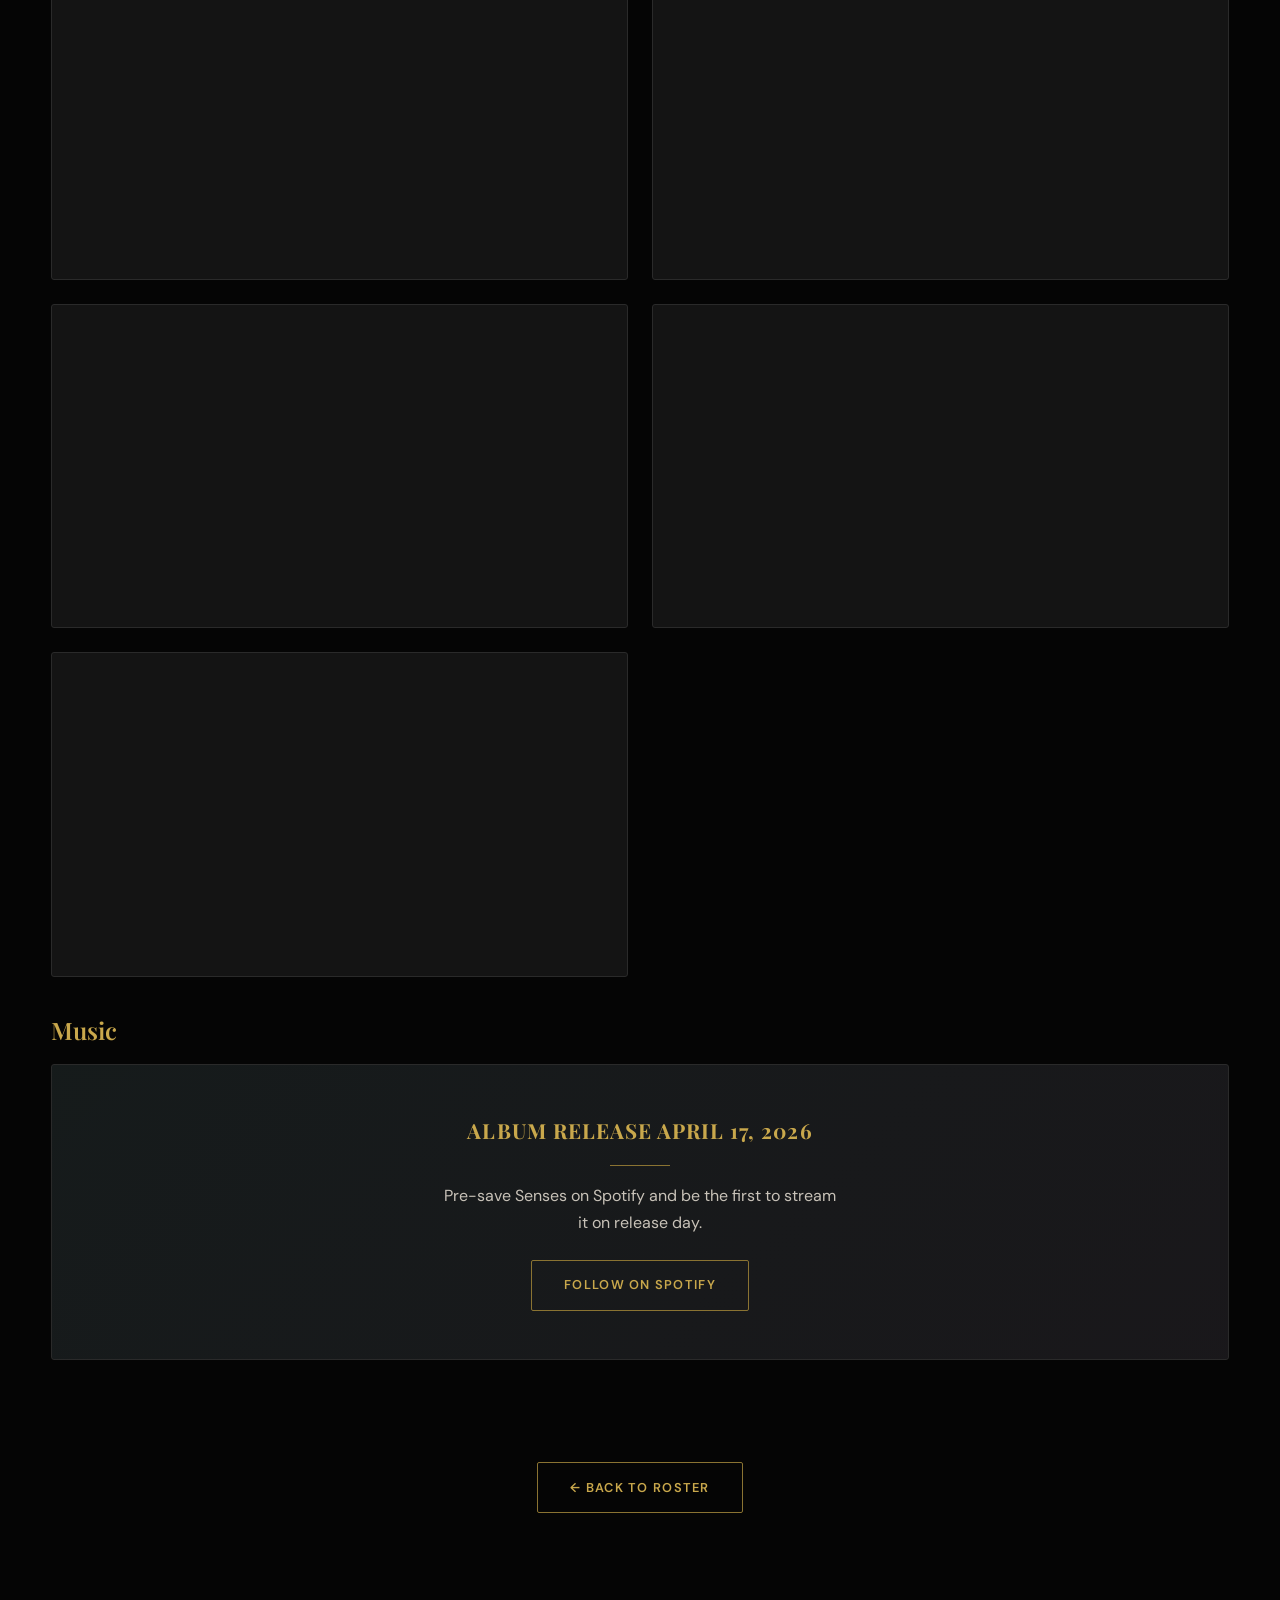
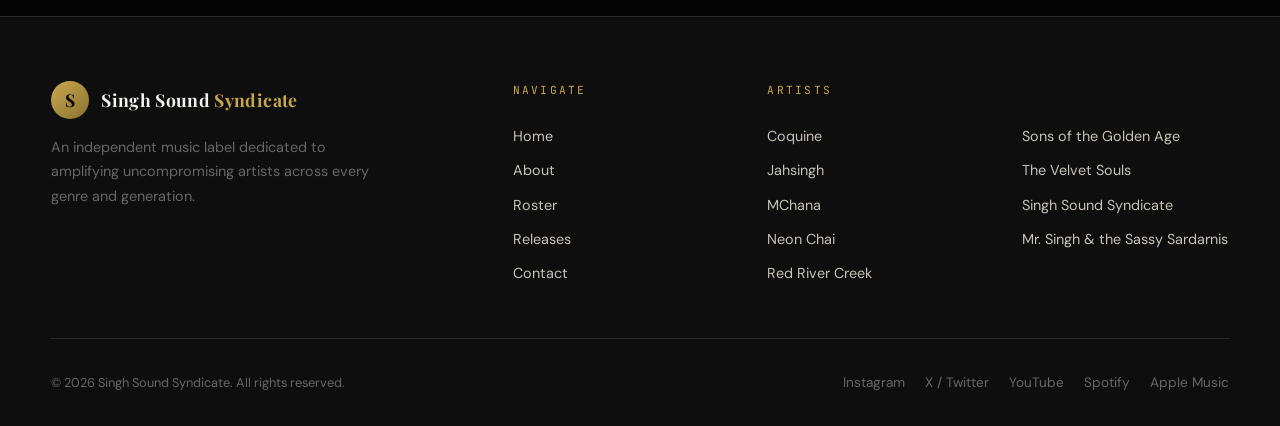
<file: bands/mchana.html>
<!DOCTYPE html>
<html lang="en">
<head>
  <meta charset="UTF-8">
  <meta name="viewport" content="width=device-width, initial-scale=1.0">
  <title>MChana — Singh Sound Syndicate</title>
  <meta name="description" content="MChana — Folk / Singer-Songwriter. An artist on the Singh Sound Syndicate roster.">
  <meta property="og:title" content="MChana — Singh Sound Syndicate">
  <meta property="og:description" content="Folk / Singer-Songwriter. Montreal, QC, Canada — Active since 2018">
  <link rel="icon" type="image/png" href="../images/syndicate7.png">
  <link rel="preconnect" href="https://fonts.googleapis.com">
  <link rel="preconnect" href="https://fonts.gstatic.com" crossorigin>
  <link href="https://fonts.googleapis.com/css2?family=Playfair+Display:ital,wght@0,400;0,700;0,900;1,400&family=DM+Sans:wght@300;400;500;600;700&family=JetBrains+Mono:wght@400;500&display=swap" rel="stylesheet">
  <link rel="stylesheet" href="../css/styles.css">
</head>
<body>

  <!-- NAV -->
  <nav class="nav">
    <a href="../index.html" class="nav__logo"><div class="nav__logo-icon">S</div><div class="nav__logo-text">Singh Sound <span>Syndicate</span></div></a>
    <ul class="nav__links"><li><a href="../index.html">Home</a></li><li><a href="../about.html">About</a></li><li><a href="../roster.html">Roster</a></li><li><a href="../releases.html">Releases</a></li><li><a href="../contact.html">Contact</a></li></ul>
    <div class="nav__socials"><a href="#">IG</a><a href="#">X</a><a href="#">YT</a><a href="#">SP</a></div>
    <button class="nav__hamburger" aria-label="Toggle menu"><span></span><span></span><span></span></button>
  </nav>
  <div class="nav__mobile"><a href="../index.html">Home</a><a href="../about.html">About</a><a href="../roster.html">Roster</a><a href="../releases.html">Releases</a><a href="../contact.html">Contact</a></div>

  <!-- BAND HERO -->
  <section class="band-hero">
    <div class="band-hero__bg">
      <div class="band-hero__bg-gradient placeholder-mchana" style="width:100%;height:100%;"></div>
    </div>
    <div class="band-hero__content">
      <div class="band-hero__genre reveal">Folk / Singer-Songwriter</div>
      <h1 class="band-hero__name reveal reveal-delay-1">MChana</h1>
      <p class="band-hero__origin reveal reveal-delay-2">Mandhali, India &bull; Active since 1987</p>
      <div style="margin-top: 1.5rem;" class="reveal reveal-delay-3">
        <div class="streaming-links">
          <a href="https://open.spotify.com/artist/5QKQDxRsBrNCtxGpg2yE1x" target="_blank" class="streaming-link">&#9654; Spotify</a>
          <a href="https://music.apple.com/us/artist/m-chana/1880452270" target="_blank" class="streaming-link">&#9654; Apple Music</a>
        
        </div>
      </div>
    </div>
  </section>

  <!-- BIO -->
  <section class="section">
    <div class="grid-2" style="align-items: start;">
      <div class="reveal">
        <span class="label">Biography</span>
        <h2 class="heading-md" style="margin: 0.75rem 0 1.5rem;">The Story</h2>
        <div class="divider"></div>
        <p style="font-size: 1.05rem; color: var(--text-light); line-height: 1.9; margin-bottom: 1.5rem;">MChana writes songs the way a sculptor works stone — stripping away everything unnecessary until only the truth remains. Armed with a battered acoustic guitar and a voice that's equal parts gravel and grace, he crafts intimate narratives about love, loss, displacement, and the quiet heroism of ordinary lives.</p>
        <p style="line-height: 1.9;">His debut album on Singh Sound Syndicate earned him comparisons to Leonard Cohen and Nick Drake, though his sound owes just as much to Hindustani classical music as it does to the Laurel Canyon tradition. His live performances — often just him, a guitar, and a single bare lightbulb — are legendary for their raw emotional power.</p>
      </div>
      <div class="reveal reveal-delay-1" style="display: flex; flex-direction: column; gap: 0.5rem;">
        <div style="aspect-ratio: 4/3; border-radius: 3px; overflow: hidden;">
          <img src="../images/mchana13.png" alt="MChana" style="width:100%;height:100%;object-fit:cover;">
        </div>
        <div style="display: grid; grid-template-columns: 1fr 1fr; gap: 0.5rem;">
         <img src="../images/mchana10.png" alt="MChana" style="width:100%;height:100%;object-fit:cover;">
          <img src="../images/mchana5.png" alt="MChana" style="width:100%;height:100%;object-fit:cover;">
        </div>
      </div>
    </div>
  </section>

  <!-- ==================== MUSIC & VIDEO EMBEDS ==================== -->
  <!-- INSTRUCTIONS: Replace the placeholder src values below with your real embed URLs.
       - Spotify: https://open.spotify.com/embed/album/ALBUM_ID or /track/TRACK_ID
       - Apple Music: https://embed.music.apple.com/us/album/ALBUM_NAME/ALBUM_ID
       - YouTube: https://www.youtube.com/embed/VIDEO_ID
       To add more embeds, simply copy one of the embed-item divs and paste below. -->
  <section class="section" style="padding-top: 0;">
    <div class="reveal">
      <span class="label">Listen &amp; Watch</span>
      <h2 class="heading-md" style="margin: 0.75rem 0 1.5rem;">Music &amp; Videos</h2>
      <div class="divider"></div>
    </div>

    <!-- Video Embeds -->
    <div class="reveal" style="margin-bottom: 2.5rem;">
      <h3 class="heading-sm" style="margin-bottom: 1.25rem; color: var(--gold);">Videos</h3>
      <div style="display: grid; grid-template-columns: repeat(auto-fill, minmax(400px, 1fr)); gap: 1.5rem;">
        <!-- VIDEO 1 — Replace src with your YouTube embed URL -->
        <div class="embed-item" style="aspect-ratio: 16/9; background: var(--surface); border: 1px solid var(--border); border-radius: 3px; overflow: hidden; position: relative;">
          <iframe width="100%" height="100%" src="https://www.youtube.com/embed/KvrYYDvGNOk?si=ZHYeo2GPl8KIXSjD" title="Crawling Back From Death" frameborder="0" allow="accelerometer; autoplay; clipboard-write; encrypted-media; gyroscope; picture-in-picture" allowfullscreen style="position:absolute;inset:0;"></iframe>
          <div style="position:absolute;inset:0;display:flex;align-items:center;justify-content:center;flex-direction:column;gap:0.5rem;color:var(--muted);font-size:0.85rem;" class="embed-placeholder">
            <span style="font-size:2rem;">&#9654;</span>
            <span>Add YouTube embed URL</span>
          </div>
        </div>
          <!-- VIDEO 2 — Copy this block for additional videos -->
        <div class="embed-item" style="aspect-ratio: 16/9; background: var(--surface); border: 1px solid var(--border); border-radius: 3px; overflow: hidden; position: relative;">
          <iframe width="100%" height="100%" src="https://www.youtube.com/embed/t_fH1-5Za70?si=A-iCuQ_LzQwhtrzq" title="Lonely at Sea" frameborder="0" allow="accelerometer; autoplay; clipboard-write; encrypted-media; gyroscope; picture-in-picture" allowfullscreen style="position:absolute;inset:0;"></iframe>
          <div style="position:absolute;inset:0;display:flex;align-items:center;justify-content:center;flex-direction:column;gap:0.5rem;color:var(--muted);font-size:0.85rem;" class="embed-placeholder">
            <span style="font-size:2rem;">&#9654;</span>
            <span>Add YouTube embed URL</span>
          </div>
                  </div>
        <!-- VIDEO 3 — Copy this block for additional videos -->
        <div class="embed-item" style="aspect-ratio: 16/9; background: var(--surface); border: 1px solid var(--border); border-radius: 3px; overflow: hidden; position: relative;">
          <iframe width="100%" height="100%" src="https://www.youtube.com/embed/pttqXyWf9RA?si=3Rx6iAvQGV9aN9c3" title="She Thinks She Knows Me" frameborder="0" allow="accelerometer; autoplay; clipboard-write; encrypted-media; gyroscope; picture-in-picture" allowfullscreen style="position:absolute;inset:0;"></iframe>
          <div style="position:absolute;inset:0;display:flex;align-items:center;justify-content:center;flex-direction:column;gap:0.5rem;color:var(--muted);font-size:0.85rem;" class="embed-placeholder">
            <span style="font-size:2rem;">&#9654;</span>
            <span>Add YouTube embed URL</span>
          </div>
          </div>
        <!-- VIDEO 4 — Copy this block for additional videos -->
        <div class="embed-item" style="aspect-ratio: 16/9; background: var(--surface); border: 1px solid var(--border); border-radius: 3px; overflow: hidden; position: relative;">
          <iframe width="100%" height="100%" src="https://www.youtube.com/embed/IoKm1GNICbo?si=NWiA9l9Qfv97XBzQ" title="Senses I" frameborder="0" allow="accelerometer; autoplay; clipboard-write; encrypted-media; gyroscope; picture-in-picture" allowfullscreen style="position:absolute;inset:0;"></iframe>
          <div style="position:absolute;inset:0;display:flex;align-items:center;justify-content:center;flex-direction:column;gap:0.5rem;color:var(--muted);font-size:0.85rem;" class="embed-placeholder">
            <span style="font-size:2rem;">&#9654;</span>
            <span>Add YouTube embed URL</span>
          </div>
                  </div>
        <!-- VIDEO 5 — Copy this block for additional videos -->
        <div class="embed-item" style="aspect-ratio: 16/9; background: var(--surface); border: 1px solid var(--border); border-radius: 3px; overflow: hidden; position: relative;">
          <iframe width="100%" height="100%" src="https://www.youtube.com/embed/zPNYHKU5trs?si=_PxS2GjZEmfr7Lud" title="Train Cross the River" frameborder="0" allow="accelerometer; autoplay; clipboard-write; encrypted-media; gyroscope; picture-in-picture" allowfullscreen style="position:absolute;inset:0;"></iframe>
          <div style="position:absolute;inset:0;display:flex;align-items:center;justify-content:center;flex-direction:column;gap:0.5rem;color:var(--muted);font-size:0.85rem;" class="embed-placeholder">
            <span style="font-size:2rem;">&#9654;</span>
            <span>Add YouTube embed URL</span>
          </div>
        </div>
        <!-- VIDEO 6 — Copy this block for additional videos -->
        <div class="embed-item" style="aspect-ratio: 16/9; background: var(--surface); border: 1px solid var(--border); border-radius: 3px; overflow: hidden; position: relative;">
          <iframe width="100%" height="100%" src="https://www.youtube.com/embed/GvVNwtwH32Y?si=Hz12n-ocaTpfpvuD" title="Crooked Heart" frameborder="0" allow="accelerometer; autoplay; clipboard-write; encrypted-media; gyroscope; picture-in-picture" allowfullscreen style="position:absolute;inset:0;"></iframe>
          <div style="position:absolute;inset:0;display:flex;align-items:center;justify-content:center;flex-direction:column;gap:0.5rem;color:var(--muted);font-size:0.85rem;" class="embed-placeholder">
            <span style="font-size:2rem;">&#9654;</span>
            <span>Add YouTube embed URL</span>
          </div>
           </div>
        <!-- VIDEO 7 — Copy this block for additional videos -->
        <div class="embed-item" style="aspect-ratio: 16/9; background: var(--surface); border: 1px solid var(--border); border-radius: 3px; overflow: hidden; position: relative;">
          <iframe width="100%" height="100%" src="https://www.youtube.com/embed/ZzHwatPKB2w?si=ibfGOUPK_lsb6fic" title="I Have More Hair in the Morning" frameborder="0" allow="accelerometer; autoplay; clipboard-write; encrypted-media; gyroscope; picture-in-picture" allowfullscreen style="position:absolute;inset:0;"></iframe>
          <div style="position:absolute;inset:0;display:flex;align-items:center;justify-content:center;flex-direction:column;gap:0.5rem;color:var(--muted);font-size:0.85rem;" class="embed-placeholder">
            <span style="font-size:2rem;">&#9654;</span>
            <span>Add YouTube embed URL</span>
          </div>
        </div>
          <!-- VIDEO 8 — Copy this block for additional videos -->
        <div class="embed-item" style="aspect-ratio: 16/9; background: var(--surface); border: 1px solid var(--border); border-radius: 3px; overflow: hidden; position: relative;">
          <iframe width="100%" height="100%" src="https://www.youtube.com/embed/RgosPOJ7aDQ?si=VjkUPP0JDe1eJaVu" title="Woman" frameborder="0" allow="accelerometer; autoplay; clipboard-write; encrypted-media; gyroscope; picture-in-picture" allowfullscreen style="position:absolute;inset:0;"></iframe>
          <div style="position:absolute;inset:0;display:flex;align-items:center;justify-content:center;flex-direction:column;gap:0.5rem;color:var(--muted);font-size:0.85rem;" class="embed-placeholder">
            <span style="font-size:2rem;">&#9654;</span>
            <span>Add YouTube embed URL</span>
          </div>
          </div>
          <!-- VIDEO 9 — Copy this block for additional videos -->
        <div class="embed-item" style="aspect-ratio: 16/9; background: var(--surface); border: 1px solid var(--border); border-radius: 3px; overflow: hidden; position: relative;">
          <iframe width="100%" height="100%" src="https://www.youtube.com/embed/phsfHkbYHmE?si=LHXbm2PoU1_8ZMJA" title="Give It Up" frameborder="0" allow="accelerometer; autoplay; clipboard-write; encrypted-media; gyroscope; picture-in-picture" allowfullscreen style="position:absolute;inset:0;"></iframe>
          <div style="position:absolute;inset:0;display:flex;align-items:center;justify-content:center;flex-direction:column;gap:0.5rem;color:var(--muted);font-size:0.85rem;" class="embed-placeholder">
            <span style="font-size:2rem;">&#9654;</span>
            <span>Add YouTube embed URL</span>
          </div>
          </div>
            <!-- VIDEO 10 — Copy this block for additional videos -->
        <div class="embed-item" style="aspect-ratio: 16/9; background: var(--surface); border: 1px solid var(--border); border-radius: 3px; overflow: hidden; position: relative;">
          <iframe width="100%" height="100%" src="https://www.youtube.com/embed/jMv0GEtFxEY?si=biNpVIbvFNDp23jv" title="Senses II" frameborder="0" allow="accelerometer; autoplay; clipboard-write; encrypted-media; gyroscope; picture-in-picture" allowfullscreen style="position:absolute;inset:0;"></iframe>
          <div style="position:absolute;inset:0;display:flex;align-items:center;justify-content:center;flex-direction:column;gap:0.5rem;color:var(--muted);font-size:0.85rem;" class="embed-placeholder">
            <span style="font-size:2rem;">&#9654;</span>
            <span>Add YouTube embed URL</span>
          </div>
              </div>
            <!-- VIDEO 11 — Copy this block for additional videos -->
        <div class="embed-item" style="aspect-ratio: 16/9; background: var(--surface); border: 1px solid var(--border); border-radius: 3px; overflow: hidden; position: relative;">
          <iframe width="100%" height="100%" src="https://www.youtube.com/embed/N-BoCWhVi54?si=oMLnl26MYATMR2Ye" title="Hammerjack" frameborder="0" allow="accelerometer; autoplay; clipboard-write; encrypted-media; gyroscope; picture-in-picture" allowfullscreen style="position:absolute;inset:0;"></iframe>
          <div style="position:absolute;inset:0;display:flex;align-items:center;justify-content:center;flex-direction:column;gap:0.5rem;color:var(--muted);font-size:0.85rem;" class="embed-placeholder">
            <span style="font-size:2rem;">&#9654;</span>
            <span>Add YouTube embed URL</span>
          </div>
           </div>
            <!-- VIDEO 12 — Copy this block for additional videos -->
        <div class="embed-item" style="aspect-ratio: 16/9; background: var(--surface); border: 1px solid var(--border); border-radius: 3px; overflow: hidden; position: relative;">
          <iframe width="100%" height="100%" src="https://www.youtube.com/embed/WlFn0kZz-5s?si=uSoE_d2y89IsCf-i" title="God's Funeral" frameborder="0" allow="accelerometer; autoplay; clipboard-write; encrypted-media; gyroscope; picture-in-picture" allowfullscreen style="position:absolute;inset:0;"></iframe>
          <div style="position:absolute;inset:0;display:flex;align-items:center;justify-content:center;flex-direction:column;gap:0.5rem;color:var(--muted);font-size:0.85rem;" class="embed-placeholder">
            <span style="font-size:2rem;">&#9654;</span>
            <span>Add YouTube embed URL</span>
          </div>
            </div>
            <!-- VIDEO 13 — Copy this block for additional videos -->
        <div class="embed-item" style="aspect-ratio: 16/9; background: var(--surface); border: 1px solid var(--border); border-radius: 3px; overflow: hidden; position: relative;">
          <iframe width="100%" height="100%" src="https://www.youtube.com/embed/_Tcf_wTMfjM?si=r7KsolYt3NLWvqRb" title="Give It Another Try" frameborder="0" allow="accelerometer; autoplay; clipboard-write; encrypted-media; gyroscope; picture-in-picture" allowfullscreen style="position:absolute;inset:0;"></iframe>
          <div style="position:absolute;inset:0;display:flex;align-items:center;justify-content:center;flex-direction:column;gap:0.5rem;color:var(--muted);font-size:0.85rem;" class="embed-placeholder">
            <span style="font-size:2rem;">&#9654;</span>
            <span>Add YouTube embed URL</span>
          </div>
        </div>
      </div>
    </div>

    <!-- Music Embeds -->
    <div class="reveal">
      <h3 class="heading-sm" style="margin-bottom: 1.25rem; color: var(--gold);">Music</h3>
      <div style="position: relative; padding: 3rem 2rem; background: var(--surface); border: 1px solid var(--border); border-radius: 3px; text-align: center; overflow: hidden;">
        <div style="position:absolute;inset:0;background:linear-gradient(135deg,rgba(74,240,255,0.03)0%,rgba(196,30,138,0.05)50%,rgba(74,240,255,0.03)100%);background-size:400% 400%;animation:cs-shimmer 6s ease infinite;"></div>
        <p style="font-family: var(--font-display); font-size: 1.3rem; color: var(--gold); font-weight: 700; letter-spacing: 0.05em; text-transform: uppercase; margin-bottom: 0.5rem; position: relative;">Album Release April 17, 2026</p>
        <div style="width:60px;height:1px;background:var(--gold-dim);margin:1rem auto;position:relative;overflow:hidden;"><div style="position:absolute;top:0;left:-100%;width:100%;height:100%;background:var(--gold);animation:cs-line 3s ease-in-out infinite;"></div></div>
        <p style="color: var(--text); position: relative; max-width: 400px; margin: 0 auto;">Pre-save Senses on Spotify and be the first to stream it on release day.</p>
        <a href="https://open.spotify.com/artist/5QKQDxRsBrNCtxGpg2yE1x" target="_blank" class="btn btn-outline" style="margin-top: 1.5rem; position: relative;">Follow on Spotify</a>
      </div>
      <style>
        @keyframes cs-shimmer{0%{background-position:0% 50%}50%{background-position:100% 50%}100%{background-position:0% 50%}}
        @keyframes cs-line{0%{left:-100%}50%{left:100%}100%{left:100%}}
      </style>
    </div>
  </section>

  <!-- BACK TO ROSTER -->
  <section class="section" style="text-align: center; padding-top: 0;">
    <a href="../roster.html" class="btn btn-outline">← Back to Roster</a>
  </section>

  <!-- FOOTER -->
  <footer class="footer">
    <div class="footer__grid">
      <div><a href="../index.html" class="nav__logo" style="margin-bottom:0.5rem;"><div class="nav__logo-icon">S</div><div class="nav__logo-text">Singh Sound <span>Syndicate</span></div></a><p class="footer__brand-desc">An independent music label dedicated to amplifying uncompromising artists across every genre and generation.</p></div>
      <div><div class="footer__heading">Navigate</div><a href="../index.html" class="footer__link">Home</a><a href="../about.html" class="footer__link">About</a><a href="../roster.html" class="footer__link">Roster</a><a href="../releases.html" class="footer__link">Releases</a><a href="../contact.html" class="footer__link">Contact</a></div>
      <div><div class="footer__heading">Artists</div><a href="coquine.html" class="footer__link">Coquine</a><a href="jahsingh.html" class="footer__link">Jahsingh</a><a href="mchana.html" class="footer__link">MChana</a><a href="neon-chai.html" class="footer__link">Neon Chai</a><a href="red-river-creek.html" class="footer__link">Red River Creek</a></div>
      <div><div class="footer__heading">&nbsp;</div><a href="sons-of-the-golden-age.html" class="footer__link">Sons of the Golden Age</a><a href="the-velvet-souls.html" class="footer__link">The Velvet Souls</a><a href="singh-sound-syndicate.html" class="footer__link">Singh Sound Syndicate</a><a href="mr-singh-and-the-sassy-sardarnis.html" class="footer__link">Mr. Singh &amp; the Sassy Sardarnis</a></div>
    </div>
    <div class="footer__bottom"><p class="footer__copyright">&copy; <span class="current-year">2026</span> Singh Sound Syndicate. All rights reserved.</p><div class="footer__socials"><a href="#">Instagram</a><a href="#">X / Twitter</a><a href="#">YouTube</a><a href="#">Spotify</a><a href="#">Apple Music</a></div></div>
  </footer>

  <!-- PLAYER -->
  <div class="player"><div class="player__art"><div class="player__art-placeholder placeholder-mchana" style="width:100%;height:100%;"></div></div><div class="player__info"><div class="player__title">Hollow Ground</div><div class="player__artist">MChana</div></div><div class="player__controls"><button class="player__btn">⏮</button><button class="player__btn player__btn--play">▶</button><button class="player__btn">⏭</button></div><div class="player__progress"><div class="player__progress-fill"></div></div><div class="player__time">0:00 / 4:45</div><button class="player__close">✕</button></div>

  <script src="../js/main.js"></script>

  <script>
    // Auto-hide embed placeholders when a real src is present
    document.querySelectorAll('.embed-item iframe').forEach(iframe => {
      if (iframe.src && iframe.src !== '' && iframe.src !== window.location.href) {
        const ph = iframe.parentElement.querySelector('.embed-placeholder');
        if (ph) ph.style.display = 'none';
      }
    });
  </script>

</body>
</html>
</file>
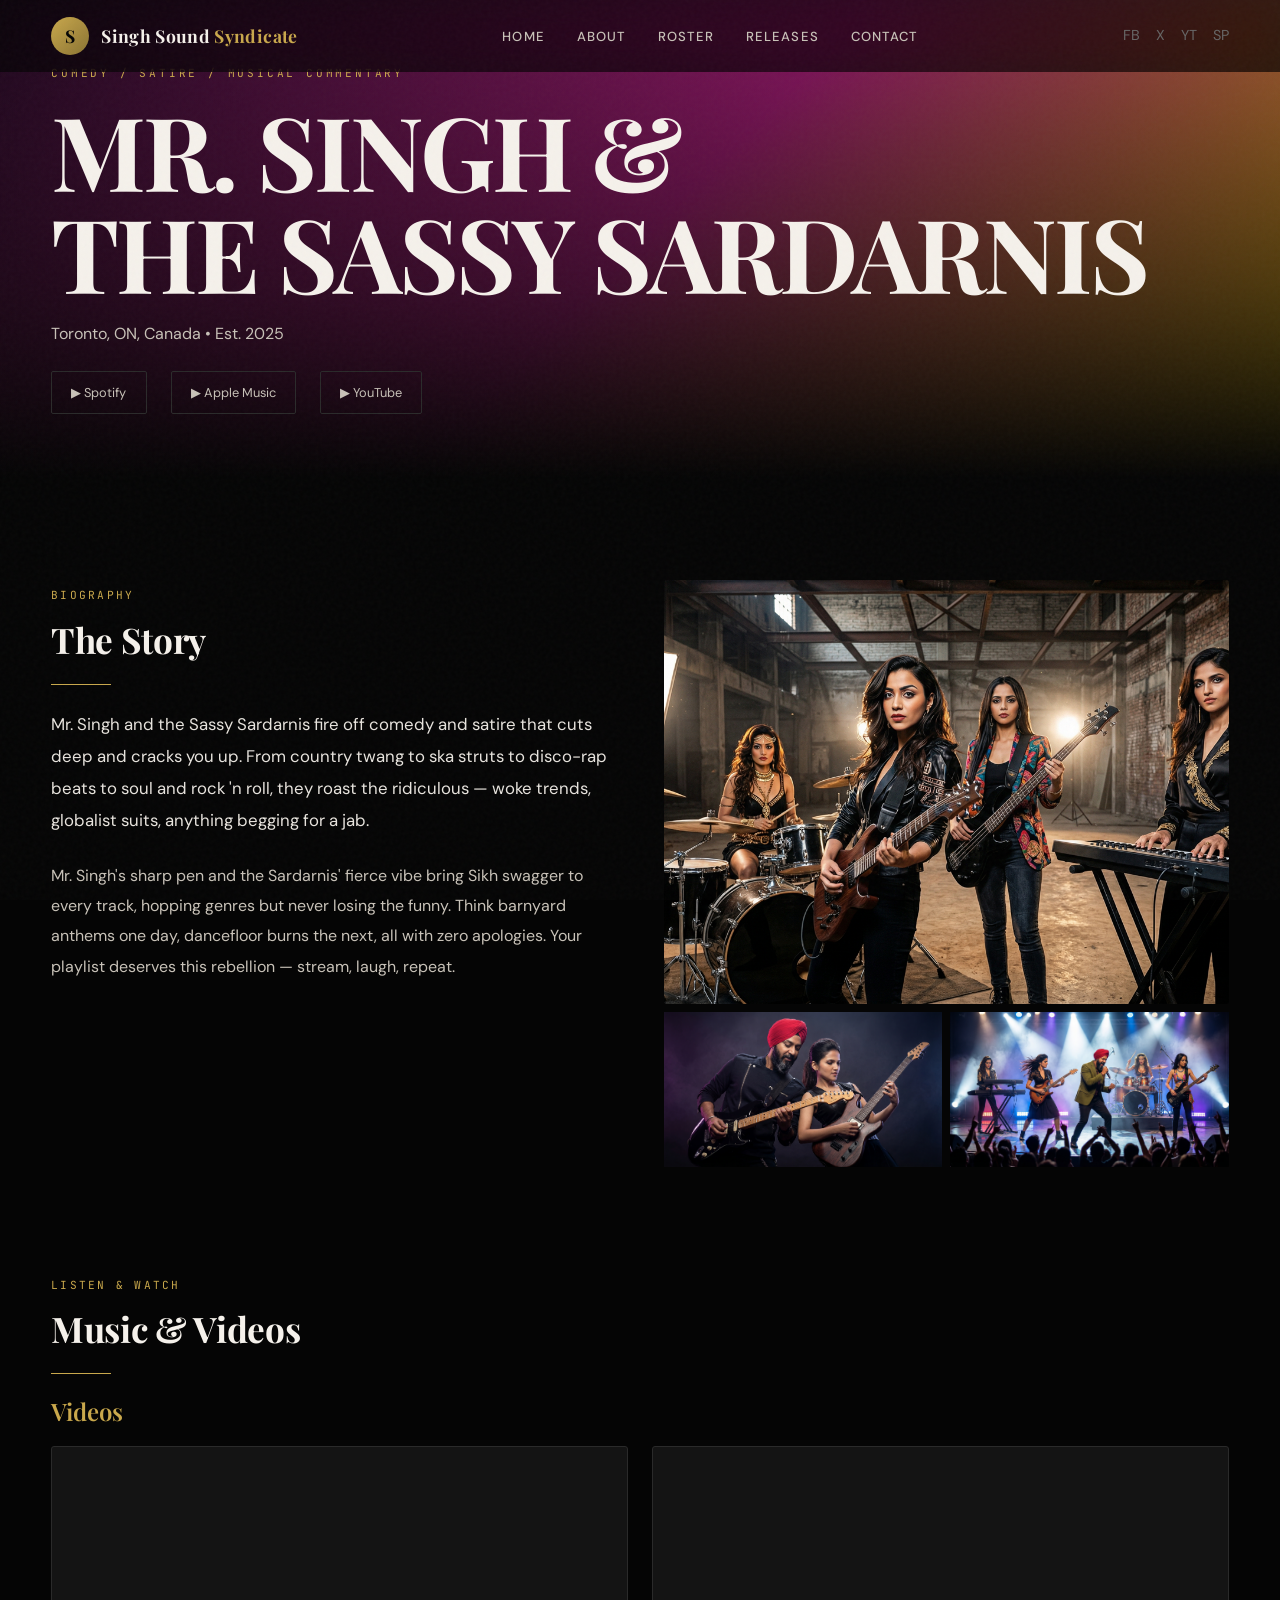
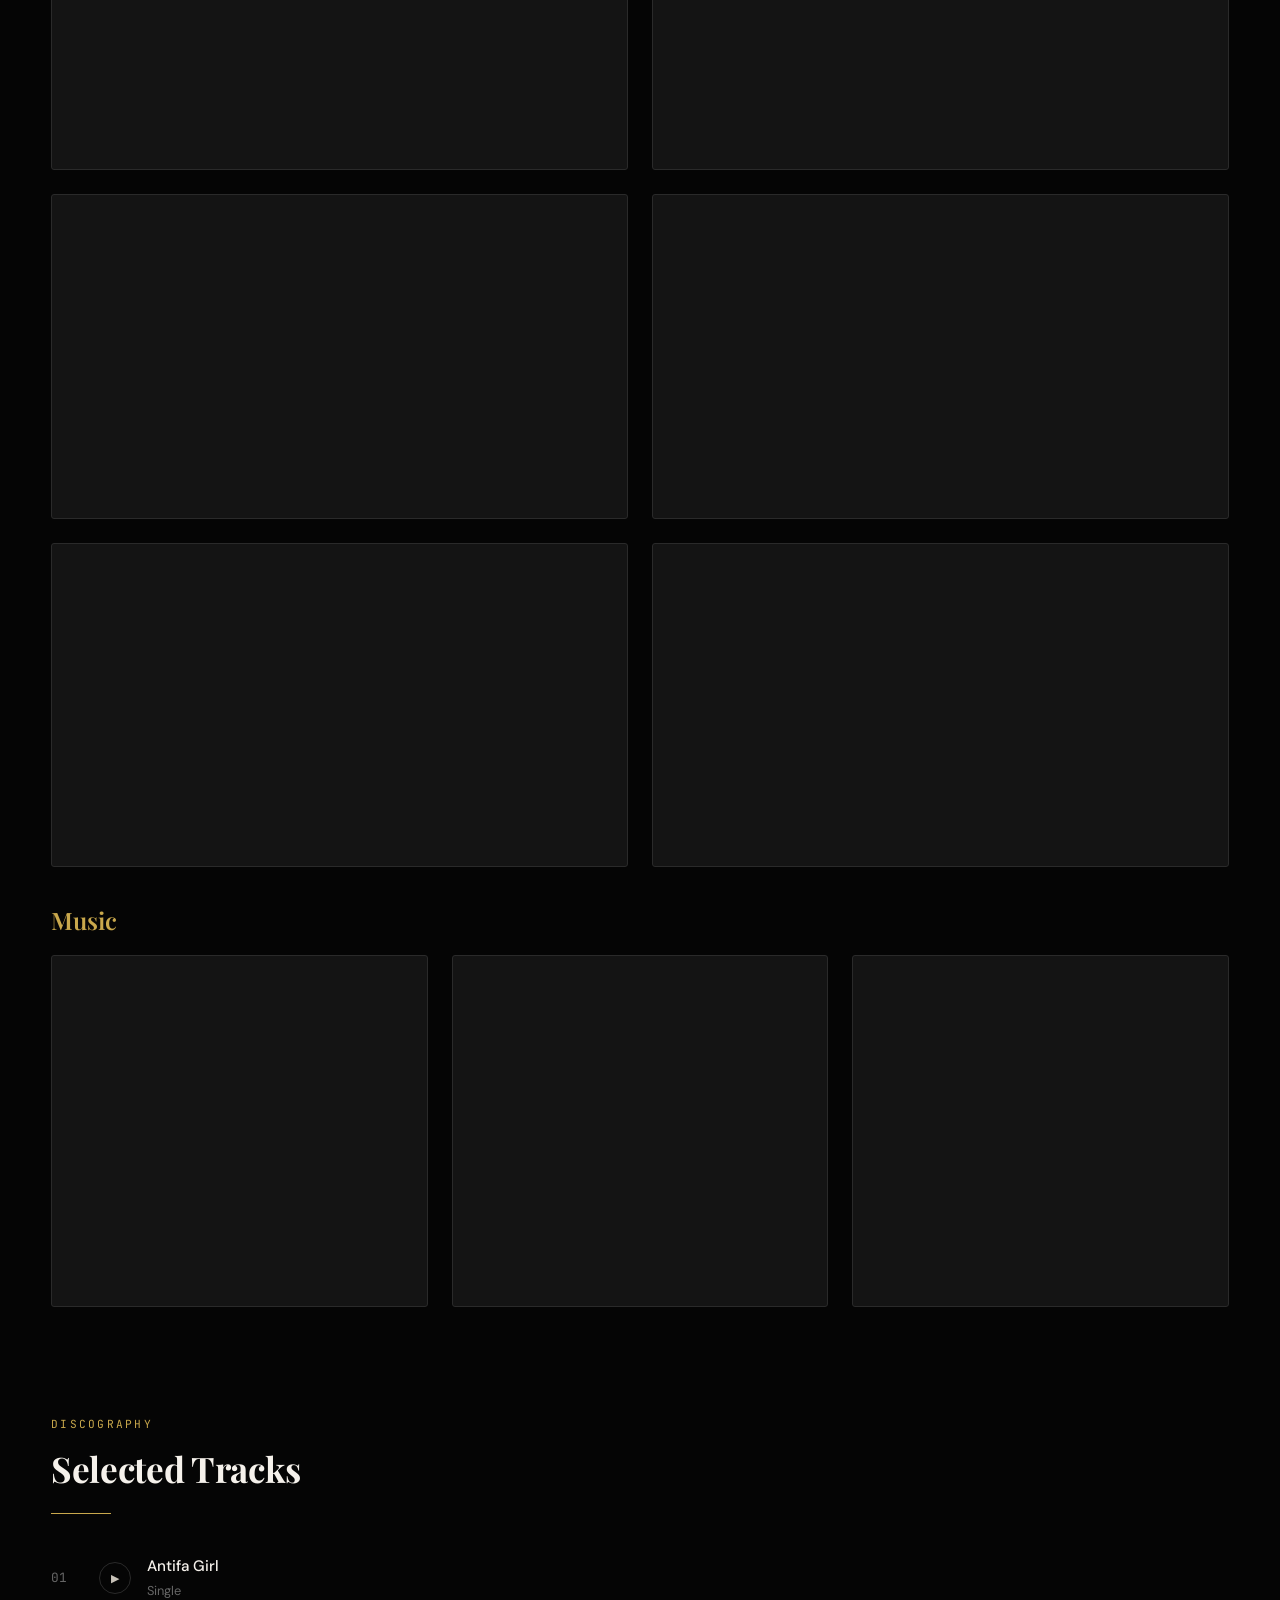
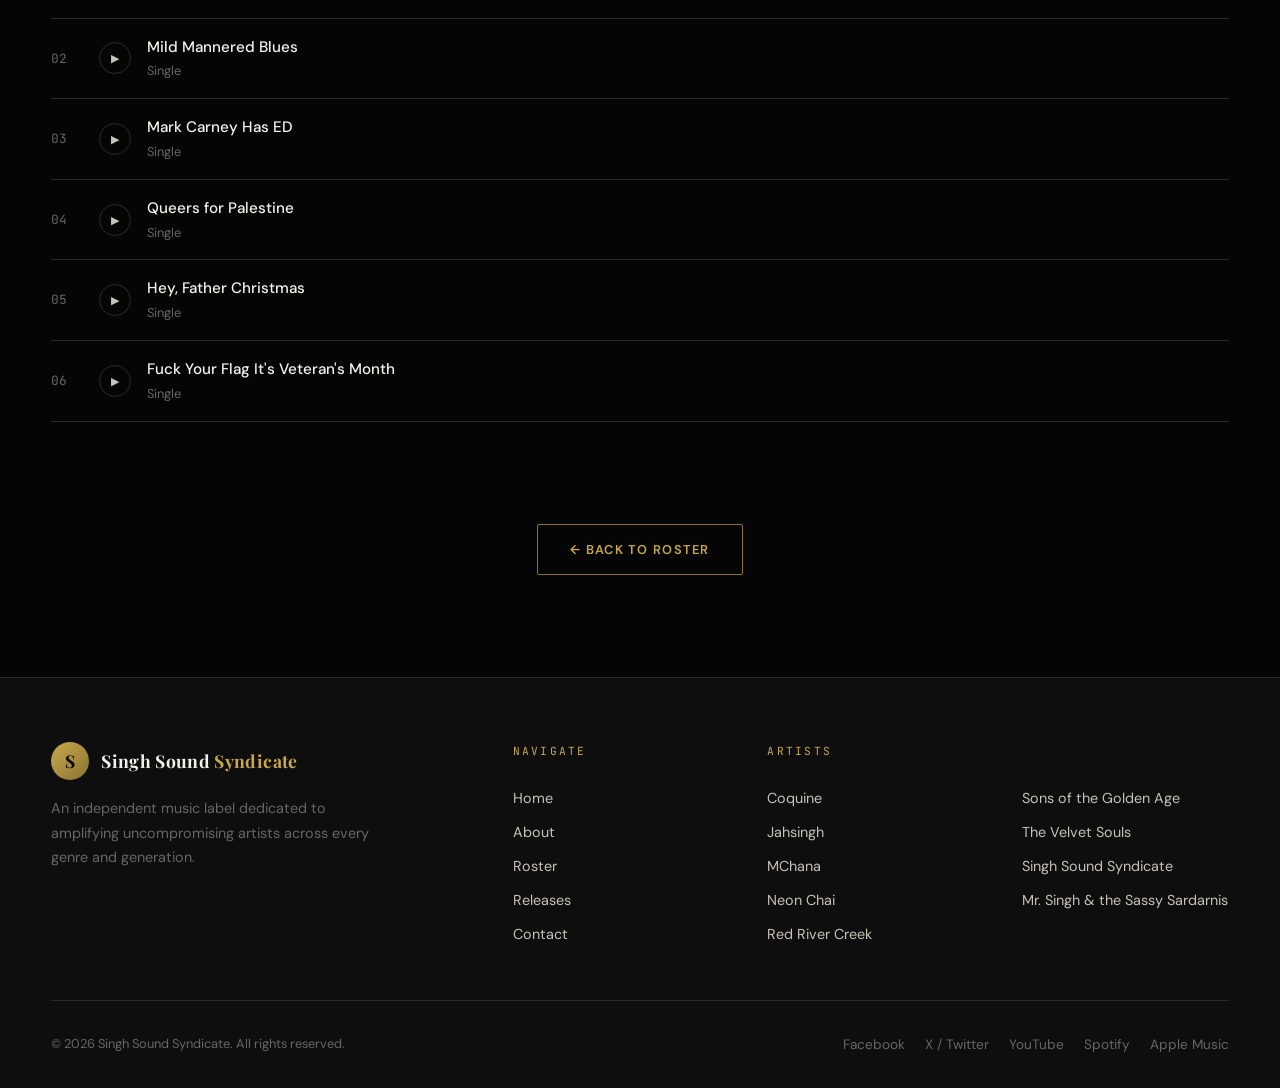
<file: bands/mr-singh-and-the-sassy-sardarnis.html>
<!DOCTYPE html>
<html lang="en">
<head>
  <meta charset="UTF-8">
  <meta name="viewport" content="width=device-width, initial-scale=1.0">
  <title>Mr. Singh &amp; the Sassy Sardarnis — Singh Sound Syndicate</title>
  <meta name="description" content="Mr. Singh &amp; the Sassy Sardarnis — Comedy, Satire, and Musical Commentary. An artist on the Singh Sound Syndicate roster.">
  <meta property="og:title" content="Mr. Singh & the Sassy Sardarnis — Singh Sound Syndicate">
  <meta property="og:description" content="Comedy, Satire, and Musical Commentary. Toronto, ON, Canada.">
  <link rel="icon" type="image/png" href="../images/Singh_Sound_Syndicate_Logo.png">
  <link rel="preconnect" href="https://fonts.googleapis.com">
  <link rel="preconnect" href="https://fonts.gstatic.com" crossorigin>
  <link href="https://fonts.googleapis.com/css2?family=Playfair+Display:ital,wght@0,400;0,700;0,900;1,400&family=DM+Sans:wght@300;400;500;600;700&family=JetBrains+Mono:wght@400;500&display=swap" rel="stylesheet">
  <link rel="stylesheet" href="../css/styles.css">
</head>
<body>

  <!-- NAV -->
  <nav class="nav">
    <a href="../index.html" class="nav__logo"><div class="nav__logo-icon">S</div><div class="nav__logo-text">Singh Sound <span>Syndicate</span></div></a>

    <ul class="nav__links"><li><a href="../index.html">Home</a></li><li><a href="../about.html">About</a></li><li><a href="../roster.html">Roster</a></li><li><a href="../releases.html">Releases</a></li><li><a href="../contact.html">Contact</a></li></ul>
    <div class="nav__socials"><a href="https://www.facebook.com/profile.php?id=61576665521488" aria-label="Facebook">FB</a><a href="https://x.com/ElectMrSingh" aria-label="X">X</a><a href="https://www.youtube.com/@MrSinghandtheSassySardarnis" aria-label="YouTube">YT</a><a href="https://open.spotify.com/artist/5yoro4EgDZqAawPo8yxBVa" aria-label="Spotify">SP</a></div>
    <button class="nav__hamburger" aria-label="Toggle menu"><span></span><span></span><span></span></button>
  </nav>
  <div class="nav__mobile"><a href="../index.html">Home</a><a href="../about.html">About</a><a href="../roster.html">Roster</a><a href="../releases.html">Releases</a><a href="../contact.html">Contact</a></div>

  <!-- BAND HERO -->
  <section class="band-hero">
    <div class="band-hero__bg">
      <div class="band-hero__bg-gradient placeholder-sassy" style="width:100%;height:100%;"></div>
    </div>
    <div class="band-hero__content">
      <div class="band-hero__genre reveal">Comedy / Satire / Musical Commentary</div>
      <h1 class="band-hero__name reveal reveal-delay-1">Mr. Singh &amp;<br>the Sassy Sardarnis</h1>
      <p class="band-hero__origin reveal reveal-delay-2">Toronto, ON, Canada &bull; Est. 2025</p>
      <div style="margin-top: 1.5rem;" class="reveal reveal-delay-3">
        <div class="streaming-links">
          <a href="https://open.spotify.com/artist/5yoro4EgDZqAawPo8yxBVa" target="_blank" class="streaming-link">&#9654; Spotify</a>
          <a href="https://music.apple.com/us/artist/mr-singh-and-the-sassy-sardarnis/1805647643" target="_blank" class="streaming-link">&#9654; Apple Music</a>
          <a href="https://www.youtube.com/@MrSinghandtheSassySardarnis" target="_blank" class="streaming-link">&#9654; YouTube</a>
        
        </div>
      </div>
    </div>
  </section>

  <!-- BIO -->
  <section class="section">
    <div class="grid-2" style="align-items: start;">
      <div class="reveal">
        <span class="label">Biography</span>
        <h2 class="heading-md" style="margin: 0.75rem 0 1.5rem;">The Story</h2>
        <div class="divider"></div>
        <p style="font-size: 1.05rem; color: var(--text-light); line-height: 1.9; margin-bottom: 1.5rem;">Mr. Singh and the Sassy Sardarnis fire off comedy and satire that cuts deep and cracks you up. From country twang to ska struts to disco-rap beats to soul and rock 'n roll, they roast the ridiculous — woke trends, globalist suits, anything begging for a jab.</p>
        <p style="line-height: 1.9;">Mr. Singh's sharp pen and the Sardarnis' fierce vibe bring Sikh swagger to every track, hopping genres but never losing the funny. Think barnyard anthems one day, dancefloor burns the next, all with zero apologies. Your playlist deserves this rebellion — stream, laugh, repeat.</p>
      </div>
      <div class="reveal reveal-delay-1" style="display: flex; flex-direction: column; gap: 0.5rem;">
        <div style="aspect-ratio: 4/3; border-radius: 3px; overflow: hidden;">
          <img src="../images/mrsingh2.png" alt="MChana" style="width:100%;height:100%;object-fit:cover;">
        </div>
        <div style="display: grid; grid-template-columns: 1fr 1fr; gap: 0.5rem;">
          <img src="../images/mrsingh3.png" alt="MChana" style="width:100%;height:100%;object-fit:cover;">
          <img src="../images/mrsingh5.png" alt="MChana" style="width:100%;height:100%;object-fit:cover;">
        </div>
      </div>
    </div>
  </section>

  <!-- ==================== MUSIC & VIDEO EMBEDS ==================== -->
  <section class="section" style="padding-top: 0;">
    <div class="reveal">
      <span class="label">Listen &amp; Watch</span>
      <h2 class="heading-md" style="margin: 0.75rem 0 1.5rem;">Music &amp; Videos</h2>
      <div class="divider"></div>
    </div>

    <!-- Video Embeds -->
    <div class="reveal" style="margin-bottom: 2.5rem;">
      <h3 class="heading-sm" style="margin-bottom: 1.25rem; color: var(--gold);">Videos</h3>
      <div style="display: grid; grid-template-columns: repeat(auto-fill, minmax(400px, 1fr)); gap: 1.5rem;">
         <!-- My AI Girlfriend's Always DTF -->
        <div class="embed-item" style="aspect-ratio: 16/9; background: var(--surface); border: 1px solid var(--border); border-radius: 3px; overflow: hidden; position: relative;">
          <iframe width="100%" height="100%" src="https://www.youtube.com/embed/1ALPq9ST8zc?si=0W7OUTP3-UH_KaDb" title="Mr. Singh & the Sassy Sardarnis — My AI Girlfriend's Always DTF" frameborder="0" allow="accelerometer; autoplay; clipboard-write; encrypted-media; gyroscope; picture-in-picture" allowfullscreen style="position:absolute;inset:0;"></iframe>
        </div>
        <!-- Antifa Girl -->
        <div class="embed-item" style="aspect-ratio: 16/9; background: var(--surface); border: 1px solid var(--border); border-radius: 3px; overflow: hidden; position: relative;">
          <iframe width="100%" height="100%" src="https://www.youtube.com/embed/d0Vr6ltsUQc" title="Mr. Singh & the Sassy Sardarnis — Antifa Girl" frameborder="0" allow="accelerometer; autoplay; clipboard-write; encrypted-media; gyroscope; picture-in-picture" allowfullscreen style="position:absolute;inset:0;"></iframe>
        </div>
        <!-- Hey, Father Christmas -->
        <div class="embed-item" style="aspect-ratio: 16/9; background: var(--surface); border: 1px solid var(--border); border-radius: 3px; overflow: hidden; position: relative;">
          <iframe width="100%" height="100%" src="https://www.youtube.com/embed/iwLU2HlZ_YY?si=L8cMNUvaMFCzaCuY" title="Mr. Singh & the Sassy Sardarnis — Hey, Father Christmas" frameborder="0" allow="accelerometer; autoplay; clipboard-write; encrypted-media; gyroscope; picture-in-picture" allowfullscreen style="position:absolute;inset:0;"></iframe>
        </div>
        <!-- Queers for Palestine -->
        <div class="embed-item" style="aspect-ratio: 16/9; background: var(--surface); border: 1px solid var(--border); border-radius: 3px; overflow: hidden; position: relative;">
          <iframe width="100%" height="100%" src="https://www.youtube.com/embed/O2YTuQNuTLo" title="Mr. Singh & the Sassy Sardarnis — Queers for Palestine" frameborder="0" allow="accelerometer; autoplay; clipboard-write; encrypted-media; gyroscope; picture-in-picture" allowfullscreen style="position:absolute;inset:0;"></iframe>
        </div>
        <!-- Mild Mannered Blues -->
        <div class="embed-item" style="aspect-ratio: 16/9; background: var(--surface); border: 1px solid var(--border); border-radius: 3px; overflow: hidden; position: relative;">
          <iframe width="100%" height="100%" src="https://www.youtube.com/embed/FRd7ai42S_Y" title="Mr. Singh & the Sassy Sardarnis — Mild Mannered Blues" frameborder="0" allow="accelerometer; autoplay; clipboard-write; encrypted-media; gyroscope; picture-in-picture" allowfullscreen style="position:absolute;inset:0;"></iframe>
        </div>
        <!-- I'd Rather Kiss A Cow -->
        <div class="embed-item" style="aspect-ratio: 16/9; background: var(--surface); border: 1px solid var(--border); border-radius: 3px; overflow: hidden; position: relative;">
          <iframe width="100%" height="100%" src="https://www.youtube.com/embed/MZ7trmQ04Lc" title="Mr. Singh & the Sassy Sardarnis — I'd Rather Kiss A Cow (Remix)" frameborder="0" allow="accelerometer; autoplay; clipboard-write; encrypted-media; gyroscope; picture-in-picture" allowfullscreen style="position:absolute;inset:0;"></iframe>
        </div>
      </div>
    </div>

    <!-- Music Embeds (Spotify) -->
    <div class="reveal">
      <h3 class="heading-sm" style="margin-bottom: 1.25rem; color: var(--gold);">Music</h3>
      <div style="display: grid; grid-template-columns: repeat(auto-fill, minmax(320px, 1fr)); gap: 1.5rem;">
        <!-- Spotify — Mild Mannered Blues (Latest) -->
        <div class="embed-item" style="background: var(--surface); border: 1px solid var(--border); border-radius: 3px; overflow: hidden; position: relative; min-height: 352px;">
          <iframe style="border-radius:3px;position:absolute;inset:0;" src="https://open.spotify.com/embed/album/4pSmggKi5TuuYICrlceKlT?theme=0" width="100%" height="352" frameBorder="0" allowfullscreen="" allow="autoplay; clipboard-write; encrypted-media; fullscreen; picture-in-picture" loading="lazy"></iframe>
        </div>
        <!-- Spotify — Antifa Girl -->
        <div class="embed-item" style="background: var(--surface); border: 1px solid var(--border); border-radius: 3px; overflow: hidden; position: relative; min-height: 352px;">
          <iframe style="border-radius:3px;position:absolute;inset:0;" src="https://open.spotify.com/embed/album/0l6oLwwHFxJ7DH6ErvYufv?theme=0" width="100%" height="352" frameBorder="0" allowfullscreen="" allow="autoplay; clipboard-write; encrypted-media; fullscreen; picture-in-picture" loading="lazy"></iframe>
        </div>
        <!-- Spotify — Queers for Palestine -->
        <div class="embed-item" style="background: var(--surface); border: 1px solid var(--border); border-radius: 3px; overflow: hidden; position: relative; min-height: 352px;">
          <iframe style="border-radius:3px;position:absolute;inset:0;" src="https://open.spotify.com/embed/album/3qwgnsZWTKjvFWZhsQXhlw?theme=0" width="100%" height="352" frameBorder="0" allowfullscreen="" allow="autoplay; clipboard-write; encrypted-media; fullscreen; picture-in-picture" loading="lazy"></iframe>
        </div>
      </div>
    </div>
  </section>

  <!-- TRACKS -->
  <section class="section" style="padding-top: 0;">
    <div class="reveal">
      <span class="label">Discography</span>
      <h2 class="heading-md" style="margin: 0.75rem 0 1.5rem;">Selected Tracks</h2>
      <div class="divider"></div>
    </div>
    <ul class="track-list reveal">
      <li class="track-item"><span class="track-item__number">01</span><button class="track-item__play" aria-label="Play Antifa Girl">▶</button><div class="track-item__info"><div class="track-item__title">Antifa Girl</div><div class="track-item__album">Single</div></div><span class="track-item__duration"></span></li>
      <li class="track-item"><span class="track-item__number">02</span><button class="track-item__play" aria-label="Play Mild Mannered Blues">▶</button><div class="track-item__info"><div class="track-item__title">Mild Mannered Blues</div><div class="track-item__album">Single</div></div><span class="track-item__duration"></span></li>
      <li class="track-item"><span class="track-item__number">03</span><button class="track-item__play" aria-label="Play Mark Carney Has ED">▶</button><div class="track-item__info"><div class="track-item__title">Mark Carney Has ED</div><div class="track-item__album">Single</div></div><span class="track-item__duration"></span></li>
      <li class="track-item"><span class="track-item__number">04</span><button class="track-item__play" aria-label="Play Queers for Palestine">▶</button><div class="track-item__info"><div class="track-item__title">Queers for Palestine</div><div class="track-item__album">Single</div></div><span class="track-item__duration"></span></li>
      <li class="track-item"><span class="track-item__number">05</span><button class="track-item__play" aria-label="Play Hey, Father Christmas">▶</button><div class="track-item__info"><div class="track-item__title">Hey, Father Christmas</div><div class="track-item__album">Single</div></div><span class="track-item__duration"></span></li>
      <li class="track-item"><span class="track-item__number">06</span><button class="track-item__play" aria-label="Play Fuck Your Flag It's Veteran's Month">▶</button><div class="track-item__info"><div class="track-item__title">Fuck Your Flag It's Veteran's Month</div><div class="track-item__album">Single</div></div><span class="track-item__duration"></span></li>
    </ul>
  </section>

  <!-- BACK TO ROSTER -->
  <section class="section" style="text-align: center; padding-top: 0;">
    <a href="../roster.html" class="btn btn-outline">← Back to Roster</a>
  </section>

  <!-- FOOTER -->
  <footer class="footer">
    <div class="footer__grid">
      <div><a href="../index.html" class="nav__logo" style="margin-bottom:0.5rem;"><div class="nav__logo-icon">S</div><div class="nav__logo-text">Singh Sound <span>Syndicate</span></div></a><p class="footer__brand-desc">An independent music label dedicated to amplifying uncompromising artists across every genre and generation.</p></div>
      <div><div class="footer__heading">Navigate</div><a href="../index.html" class="footer__link">Home</a><a href="../about.html" class="footer__link">About</a><a href="../roster.html" class="footer__link">Roster</a><a href="../releases.html" class="footer__link">Releases</a><a href="../contact.html" class="footer__link">Contact</a></div>
      <div><div class="footer__heading">Artists</div><a href="coquine.html" class="footer__link">Coquine</a><a href="jahsingh.html" class="footer__link">Jahsingh</a><a href="mchana.html" class="footer__link">MChana</a><a href="neon-chai.html" class="footer__link">Neon Chai</a><a href="red-river-creek.html" class="footer__link">Red River Creek</a></div>
      <div><div class="footer__heading">&nbsp;</div><a href="sons-of-the-golden-age.html" class="footer__link">Sons of the Golden Age</a><a href="the-velvet-souls.html" class="footer__link">The Velvet Souls</a><a href="singh-sound-syndicate.html" class="footer__link">Singh Sound Syndicate</a><a href="mr-singh-and-the-sassy-sardarnis.html" class="footer__link">Mr. Singh &amp; the Sassy Sardarnis</a></div>
    </div>
    <div class="footer__bottom"><p class="footer__copyright">&copy; <span class="current-year">2026</span> Singh Sound Syndicate. All rights reserved.</p><div class="footer__socials"><a href="https://www.facebook.com/profile.php?id=61576665521488">Facebook</a><a href="https://x.com/ElectMrSingh">X / Twitter</a><a href="https://www.youtube.com/@MrSinghandtheSassySardarnis">YouTube</a><a href="https://open.spotify.com/artist/5yoro4EgDZqAawPo8yxBVa">Spotify</a><a href="#">Apple Music</a></div></div>
  </footer>

  <script src="../js/main.js"></script>
</body>
</html>
</file>
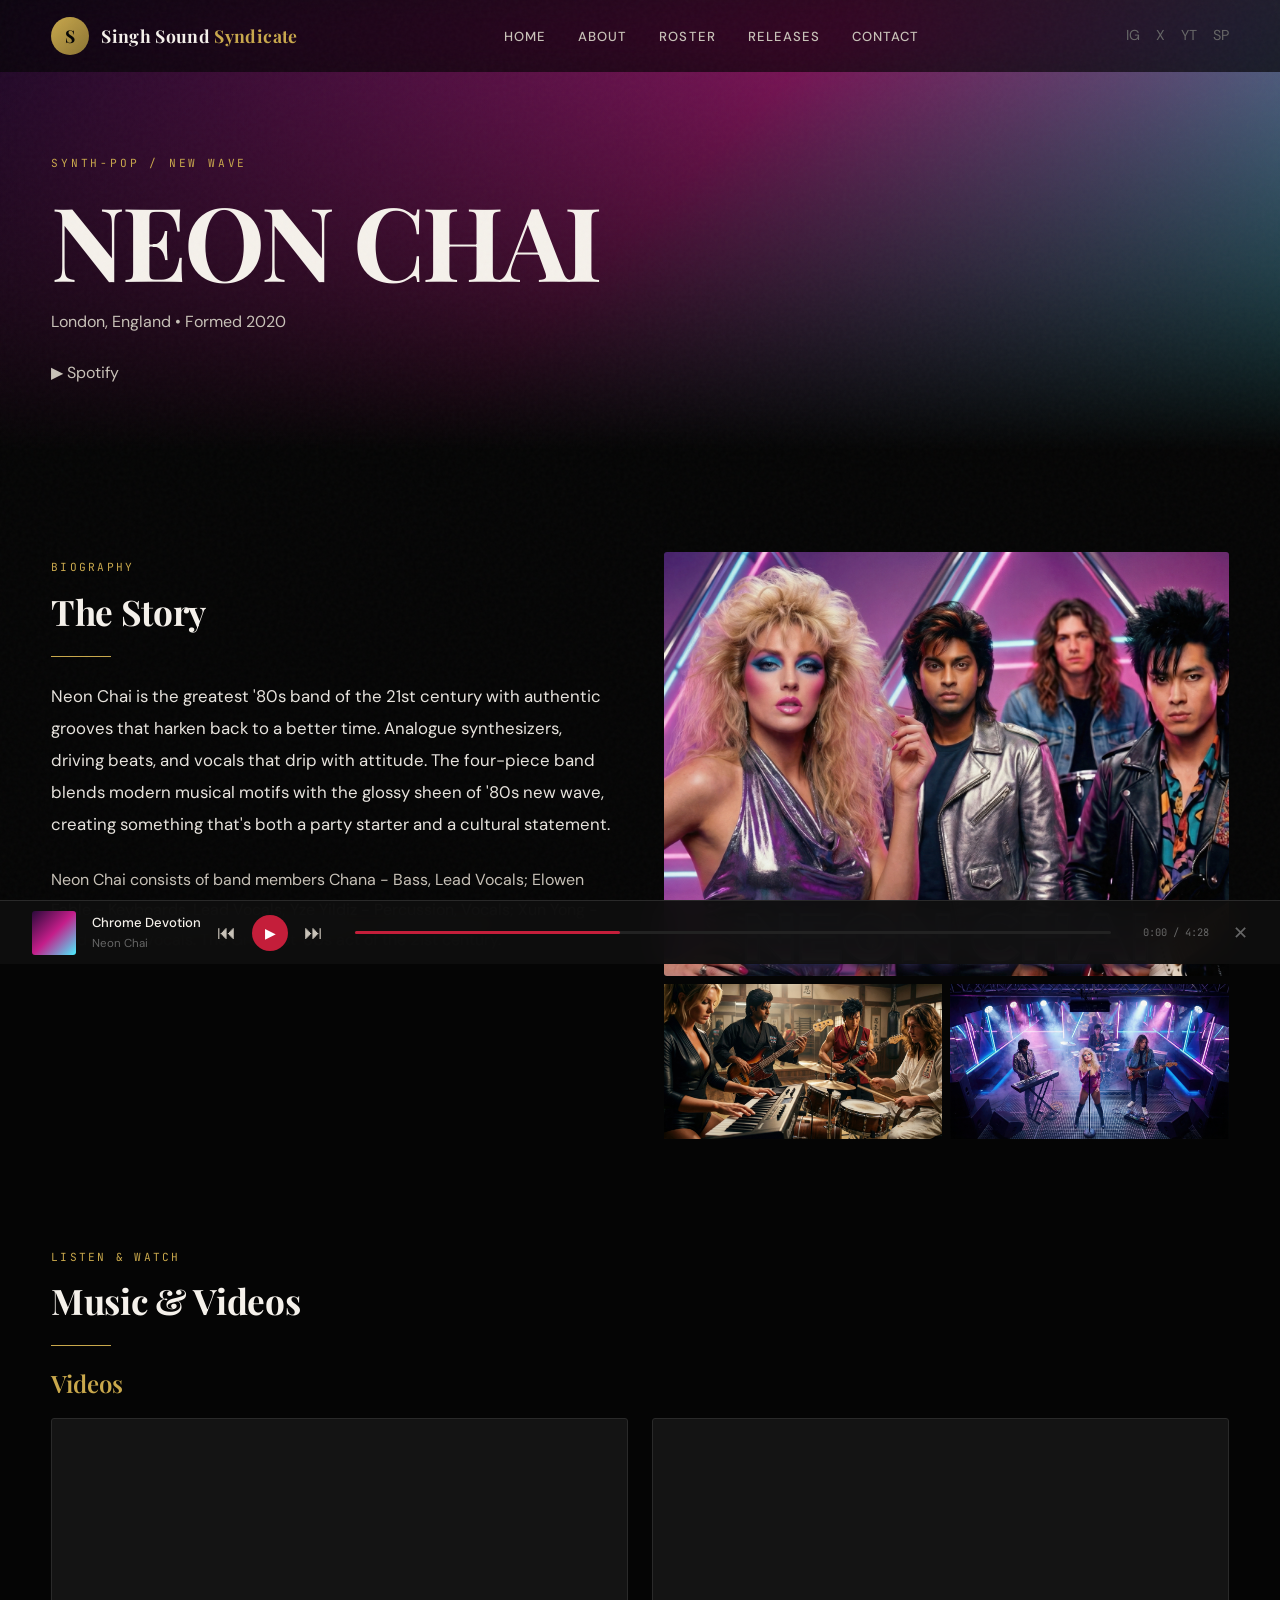
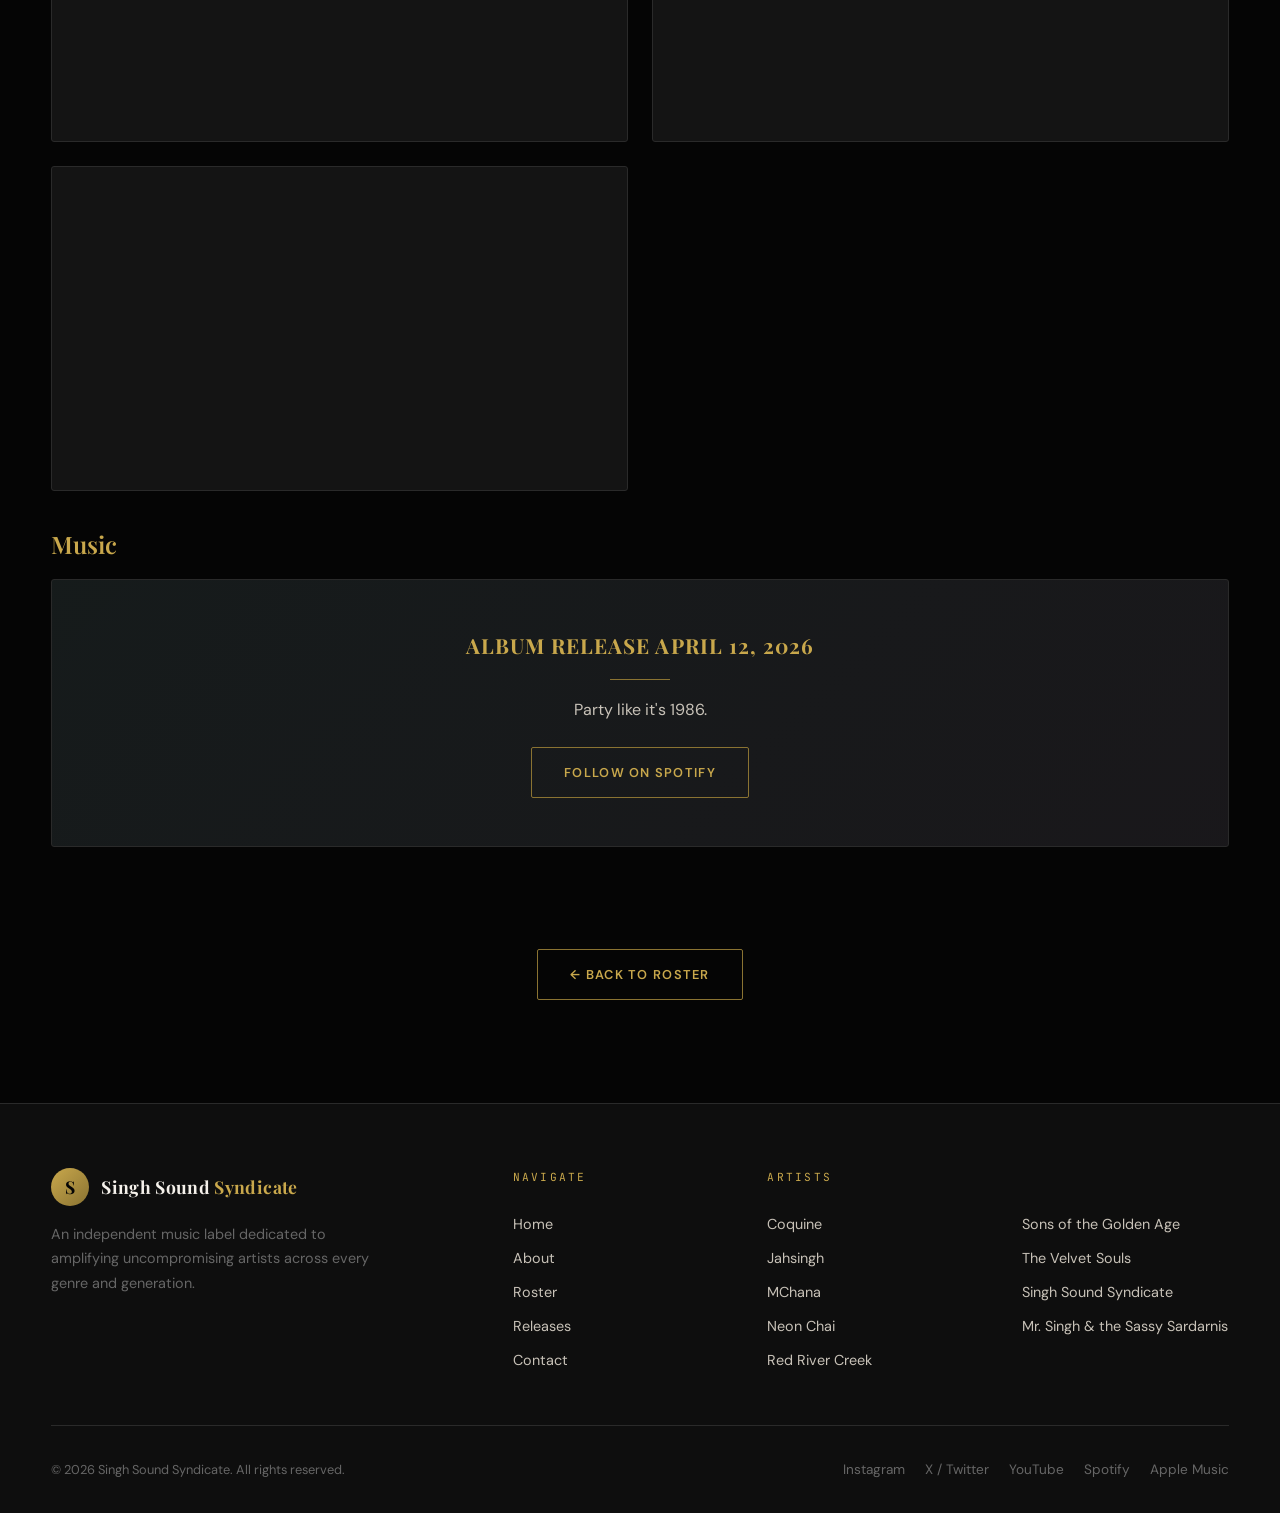
<file: bands/neon-chai.html>
<!DOCTYPE html>
<html lang="en">
<head>
  <meta charset="UTF-8">
  <meta name="viewport" content="width=device-width, initial-scale=1.0">
  <title>Neon Chai — Singh Sound Syndicate</title>
  <meta name="description" content="Neon Chai — Synth-Pop / New Wave. An artist on the Singh Sound Syndicate roster.">
  <meta property="og:title" content="Neon Chai — Singh Sound Syndicate">
  <meta property="og:description" content="Synth-Pop / New Wave. Toronto, ON, Canada — Formed 2020">
  <link rel="icon" type="image/png" href="../images/Singh_Sound_Syndicate_Logo.png">
  <link rel="preconnect" href="https://fonts.googleapis.com">
  <link rel="preconnect" href="https://fonts.gstatic.com" crossorigin>
  <link href="https://fonts.googleapis.com/css2?family=Playfair+Display:ital,wght@0,400;0,700;0,900;1,400&family=DM+Sans:wght@300;400;500;600;700&family=JetBrains+Mono:wght@400;500&display=swap" rel="stylesheet">
  <link rel="stylesheet" href="../css/styles.css">
</head>
<body>

  <!-- NAV -->
  <nav class="nav">
    <a href="../index.html" class="nav__logo"><div class="nav__logo-icon">S</div><div class="nav__logo-text">Singh Sound <span>Syndicate</span></div></a>
    <ul class="nav__links"><li><a href="../index.html">Home</a></li><li><a href="../about.html">About</a></li><li><a href="../roster.html">Roster</a></li><li><a href="../releases.html">Releases</a></li><li><a href="../contact.html">Contact</a></li></ul>
    <div class="nav__socials"><a href="#">IG</a><a href="#">X</a><a href="#">YT</a><a href="#">SP</a></div>
    <button class="nav__hamburger" aria-label="Toggle menu"><span></span><span></span><span></span></button>
  </nav>
  <div class="nav__mobile"><a href="../index.html">Home</a><a href="../about.html">About</a><a href="../roster.html">Roster</a><a href="../releases.html">Releases</a><a href="../contact.html">Contact</a></div>

  <!-- BAND HERO -->
  <section class="band-hero">
    <div class="band-hero__bg">
      <div class="band-hero__bg-gradient placeholder-neon-chai" style="width:100%;height:100%;"></div>
    </div>
    <div class="band-hero__content">
      <div class="band-hero__genre reveal">Synth-Pop / New Wave</div>
      <h1 class="band-hero__name reveal reveal-delay-1">Neon Chai</h1>
      <p class="band-hero__origin reveal reveal-delay-2">London, England &bull; Formed 2020</p>
      <div style="margin-top: 1.5rem;" class="reveal reveal-delay-3">
        <div class="streaming-links">
          <a href="#" class="https://open.spotify.com/artist/4lZkMLKpCw18Jd8uwr0lrX">&#9654; Spotify</a>
          
         
        </div>
      </div>
    </div>
  </section>

  <!-- BIO -->
  <section class="section">
    <div class="grid-2" style="align-items: start;">
      <div class="reveal">
        <span class="label">Biography</span>
        <h2 class="heading-md" style="margin: 0.75rem 0 1.5rem;">The Story</h2>
        <div class="divider"></div>
        <p style="font-size: 1.05rem; color: var(--text-light); line-height: 1.9; margin-bottom: 1.5rem;">Neon Chai is the greatest '80s band of the 21st century with authentic grooves that harken back to a better time. Analogue synthesizers, driving beats, and vocals that drip with attitude. The four-piece band blends modern musical motifs with the glossy sheen of '80s new wave, creating something that's both a party starter and a cultural statement.</p>
        <p style="line-height: 1.9;">Neon Chai consists of band members Chana - Bass, Lead Vocals; Elowen Fable - Keyboards, Lead Vocals; Yze Yildiz - Percussion, Vocals; Xun Yong - Lead Guitar, Vocals. The Greatest '80s act of the 21st century.</p>
      </div>
      <div class="reveal reveal-delay-1" style="display: flex; flex-direction: column; gap: 0.5rem;">
        <div style="aspect-ratio: 4/3; border-radius: 3px; overflow: hidden;">
          <img src="../images/neon4.jpeg" alt="Neon Chai" style="width:100%;height:100%;object-fit:cover;">
        </div>
        <div style="display: grid; grid-template-columns: 1fr 1fr; gap: 0.5rem;">
          <img src="../images/neon17.jpeg" alt="Neon Chai" style="width:100%;height:100%;object-fit:cover;">
          <img src="../images/neon20.jpeg" alt="Neon Chai" style="width:100%;height:100%;object-fit:cover;">
        </div>
      </div>
    </div>
  </section>

  <!-- ==================== MUSIC & VIDEO EMBEDS ==================== -->
  <!-- INSTRUCTIONS: Replace the placeholder src values below with your real embed URLs.
       - Spotify: https://open.spotify.com/embed/album/ALBUM_ID or /track/TRACK_ID
       - Apple Music: https://embed.music.apple.com/us/album/ALBUM_NAME/ALBUM_ID
       - YouTube: https://www.youtube.com/embed/VIDEO_ID
       To add more embeds, simply copy one of the embed-item divs and paste below. -->
  <section class="section" style="padding-top: 0;">
    <div class="reveal">
      <span class="label">Listen &amp; Watch</span>
      <h2 class="heading-md" style="margin: 0.75rem 0 1.5rem;">Music &amp; Videos</h2>
      <div class="divider"></div>
    </div>

    <!-- Video Embeds -->
    <div class="reveal" style="margin-bottom: 2.5rem;">
      <h3 class="heading-sm" style="margin-bottom: 1.25rem; color: var(--gold);">Videos</h3>
      <div style="display: grid; grid-template-columns: repeat(auto-fill, minmax(400px, 1fr)); gap: 1.5rem;">
        <!-- VIDEO 1 — Replace src with your YouTube embed URL -->
        <div class="embed-item" style="aspect-ratio: 16/9; background: var(--surface); border: 1px solid var(--border); border-radius: 3px; overflow: hidden; position: relative;">
          <iframe width="100%" height="100%" src="https://www.youtube.com/embed/RFQtZaRMz6c?si=YkNbYMQEFQjz7nhl" title="Aria" frameborder="0" allow="accelerometer; autoplay; clipboard-write; encrypted-media; gyroscope; picture-in-picture" allowfullscreen style="position:absolute;inset:0;"></iframe>
          <div style="position:absolute;inset:0;display:flex;align-items:center;justify-content:center;flex-direction:column;gap:0.5rem;color:var(--muted);font-size:0.85rem;" class="embed-placeholder">
            <span style="font-size:2rem;">&#9654;</span>
            <span>Add YouTube embed URL</span>
          </div>
        </div>
        <!-- VIDEO 2 — Copy this block for additional videos -->
        <div class="embed-item" style="aspect-ratio: 16/9; background: var(--surface); border: 1px solid var(--border); border-radius: 3px; overflow: hidden; position: relative;">
          <iframe width="100%" height="100%" src="https://www.youtube.com/embed/rpAL6xaAzto?si=7SO5-ZAA8o9i8nFd" title="She's So Fine" frameborder="0" allow="accelerometer; autoplay; clipboard-write; encrypted-media; gyroscope; picture-in-picture" allowfullscreen style="position:absolute;inset:0;"></iframe>
          <div style="position:absolute;inset:0;display:flex;align-items:center;justify-content:center;flex-direction:column;gap:0.5rem;color:var(--muted);font-size:0.85rem;" class="embed-placeholder">
            <span style="font-size:2rem;">&#9654;</span>
            <span>Add YouTube embed URL</span>
          </div>
        </div>
         <!-- VIDEO 2 — Copy this block for additional videos -->
        <div class="embed-item" style="aspect-ratio: 16/9; background: var(--surface); border: 1px solid var(--border); border-radius: 3px; overflow: hidden; position: relative;">
          <iframe width="100%" height="100%" src="https://www.youtube.com/embed/O84BCvgl1w8?si=rGeUyyVdLxBtG67c" title="She's So Fine" frameborder="0" allow="accelerometer; autoplay; clipboard-write; encrypted-media; gyroscope; picture-in-picture" allowfullscreen style="position:absolute;inset:0;"></iframe>
          <div style="position:absolute;inset:0;display:flex;align-items:center;justify-content:center;flex-direction:column;gap:0.5rem;color:var(--muted);font-size:0.85rem;" class="embed-placeholder">
            <span style="font-size:2rem;">&#9654;</span>
            <span>Add YouTube embed URL</span>
          </div>
        </div>
      </div>
    </div>

    <!-- Music Embeds -->
    <div class="reveal">
      <h3 class="heading-sm" style="margin-bottom: 1.25rem; color: var(--gold);">Music</h3>
      <div style="position: relative; padding: 3rem 2rem; background: var(--surface); border: 1px solid var(--border); border-radius: 3px; text-align: center; overflow: hidden;">
        <div style="position:absolute;inset:0;background:linear-gradient(135deg,rgba(74,240,255,0.03)0%,rgba(196,30,138,0.05)50%,rgba(74,240,255,0.03)100%);background-size:400% 400%;animation:cs-shimmer 6s ease infinite;"></div>
        <p style="font-family: var(--font-display); font-size: 1.3rem; color: var(--gold); font-weight: 700; letter-spacing: 0.05em; text-transform: uppercase; margin-bottom: 0.5rem; position: relative;">Album Release April 12, 2026</p>
        <div style="width:60px;height:1px;background:var(--gold-dim);margin:1rem auto;position:relative;overflow:hidden;"><div style="position:absolute;top:0;left:-100%;width:100%;height:100%;background:var(--gold);animation:cs-line 3s ease-in-out infinite;"></div></div>
        <p style="color: var(--text); position: relative; max-width: 400px; margin: 0 auto;">Party like it's 1986.</p>
        <a href="https://open.spotify.com/artist/4lZkMLKpCw18Jd8uwr0lrX" target="_blank" class="btn btn-outline" style="margin-top: 1.5rem; position: relative;">Follow on Spotify</a>
      </div>
      <style>
        @keyframes cs-shimmer{0%{background-position:0% 50%}50%{background-position:100% 50%}100%{background-position:0% 50%}}
        @keyframes cs-line{0%{left:-100%}50%{left:100%}100%{left:100%}}
      </style>
    </div>
  </section>

  <!-- TRACKS -->
  

  <!-- PRESS QUOTES -->
  

  <!-- BACK TO ROSTER -->
  <section class="section" style="text-align: center; padding-top: 0;">
    <a href="../roster.html" class="btn btn-outline">← Back to Roster</a>
  </section>

  <!-- FOOTER -->
  <footer class="footer">
    <div class="footer__grid">
      <div><a href="../index.html" class="nav__logo" style="margin-bottom:0.5rem;"><div class="nav__logo-icon">S</div><div class="nav__logo-text">Singh Sound <span>Syndicate</span></div></a><p class="footer__brand-desc">An independent music label dedicated to amplifying uncompromising artists across every genre and generation.</p></div>
      <div><div class="footer__heading">Navigate</div><a href="../index.html" class="footer__link">Home</a><a href="../about.html" class="footer__link">About</a><a href="../roster.html" class="footer__link">Roster</a><a href="../releases.html" class="footer__link">Releases</a><a href="../contact.html" class="footer__link">Contact</a></div>
      <div><div class="footer__heading">Artists</div><a href="coquine.html" class="footer__link">Coquine</a><a href="jahsingh.html" class="footer__link">Jahsingh</a><a href="mchana.html" class="footer__link">MChana</a><a href="neon-chai.html" class="footer__link">Neon Chai</a><a href="red-river-creek.html" class="footer__link">Red River Creek</a></div>
      <div><div class="footer__heading">&nbsp;</div><a href="sons-of-the-golden-age.html" class="footer__link">Sons of the Golden Age</a><a href="the-velvet-souls.html" class="footer__link">The Velvet Souls</a><a href="singh-sound-syndicate.html" class="footer__link">Singh Sound Syndicate</a><a href="mr-singh-and-the-sassy-sardarnis.html" class="footer__link">Mr. Singh &amp; the Sassy Sardarnis</a></div>
    </div>
    <div class="footer__bottom"><p class="footer__copyright">&copy; <span class="current-year">2026</span> Singh Sound Syndicate. All rights reserved.</p><div class="footer__socials"><a href="#">Instagram</a><a href="#">X / Twitter</a><a href="#">YouTube</a><a href="#">Spotify</a><a href="#">Apple Music</a></div></div>
  </footer>

  <!-- PLAYER -->
  <div class="player"><div class="player__art"><div class="player__art-placeholder placeholder-neon-chai" style="width:100%;height:100%;"></div></div><div class="player__info"><div class="player__title">Chrome Devotion</div><div class="player__artist">Neon Chai</div></div><div class="player__controls"><button class="player__btn">⏮</button><button class="player__btn player__btn--play">▶</button><button class="player__btn">⏭</button></div><div class="player__progress"><div class="player__progress-fill"></div></div><div class="player__time">0:00 / 4:28</div><button class="player__close">✕</button></div>

  <script src="../js/main.js"></script>

  <script>
    // Auto-hide embed placeholders when a real src is present
    document.querySelectorAll('.embed-item iframe').forEach(iframe => {
      if (iframe.src && iframe.src !== '' && iframe.src !== window.location.href) {
        const ph = iframe.parentElement.querySelector('.embed-placeholder');
        if (ph) ph.style.display = 'none';
      }
    });
  </script>

</body>
</html>
</file>
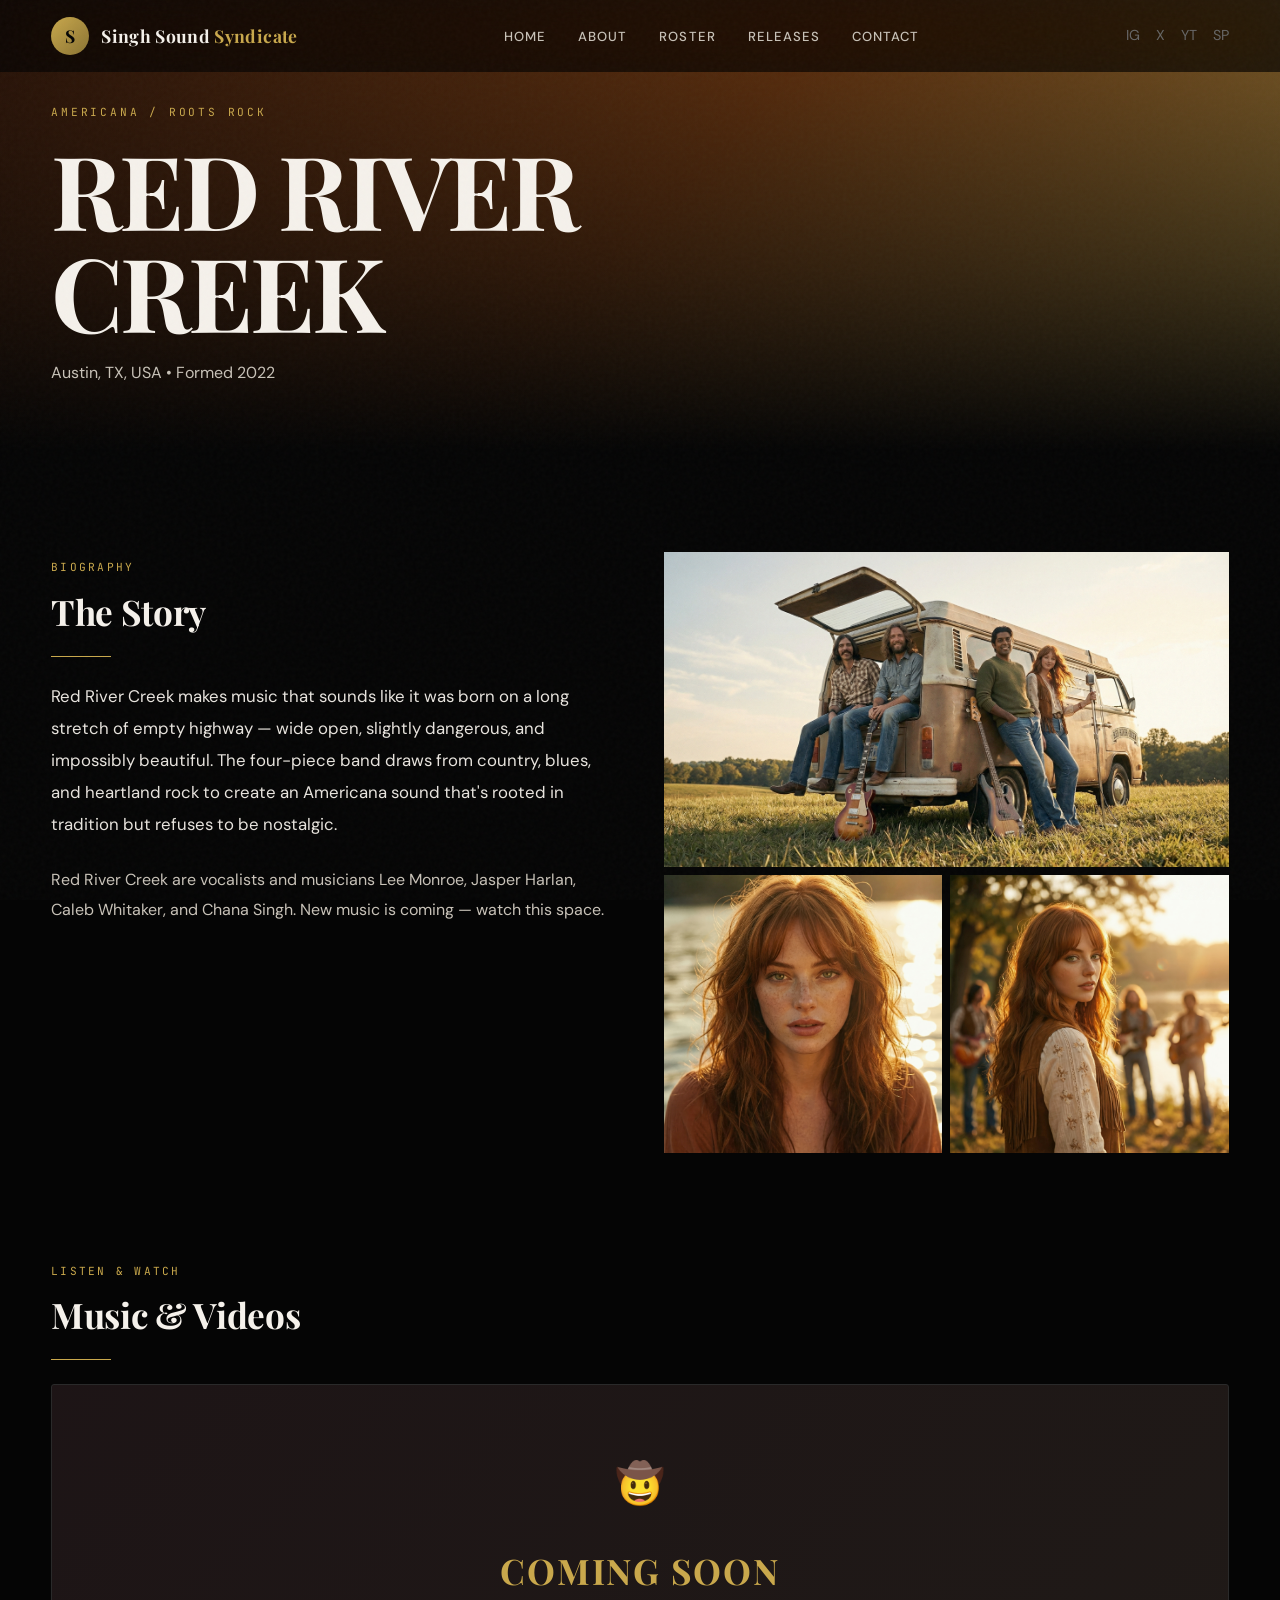
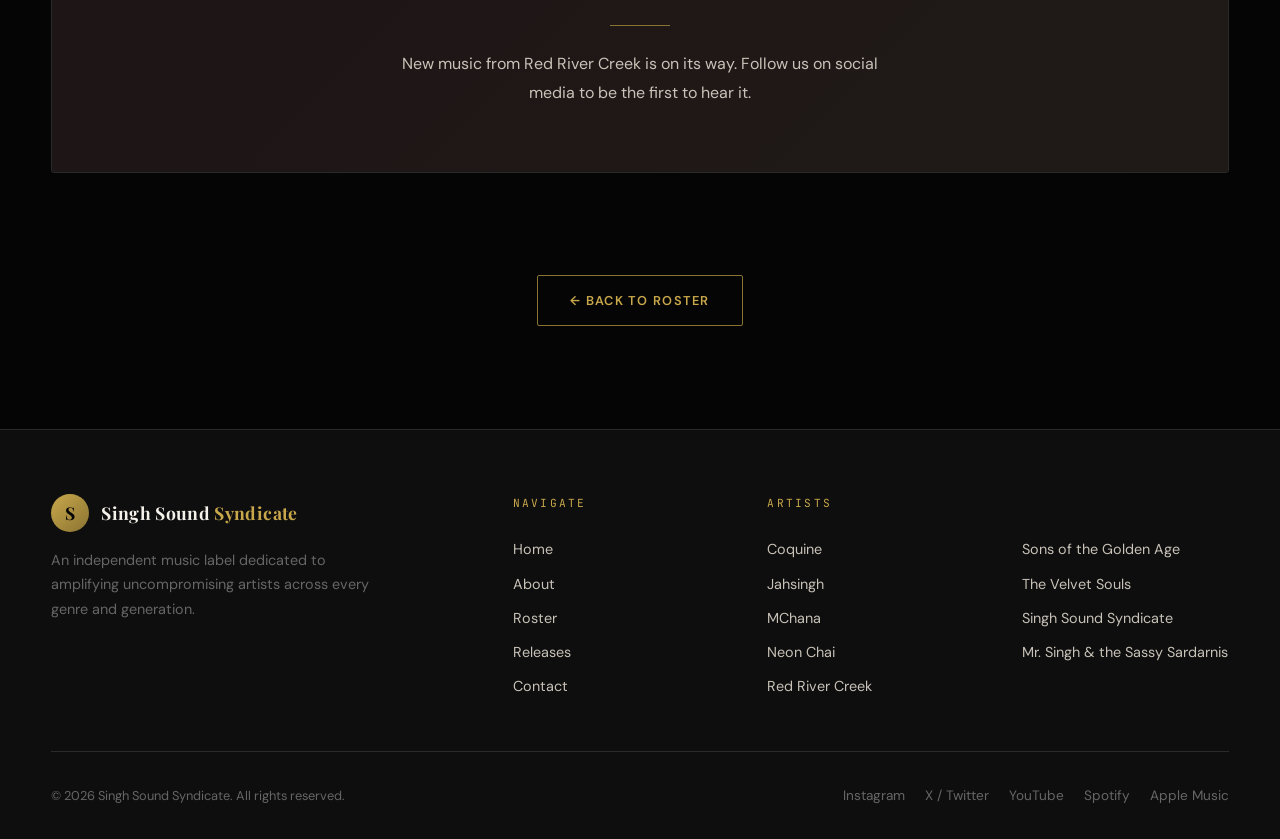
<file: bands/red-river-creek.html>
<!DOCTYPE html>
<html lang="en">
<head>
  <meta charset="UTF-8">
  <meta name="viewport" content="width=device-width, initial-scale=1.0">
  <title>Red River Creek — Singh Sound Syndicate</title>
  <meta name="description" content="Red River Creek — Americana / Roots Rock. An artist on the Singh Sound Syndicate roster.">
  <meta property="og:title" content="Red River Creek — Singh Sound Syndicate">
  <meta property="og:description" content="Americana / Roots Rock. Austin, TX, USA.">
  <link rel="icon" type="image/png" href="../images/Singh_Sound_Syndicate_Logo.png">
  <link rel="preconnect" href="https://fonts.googleapis.com">
  <link rel="preconnect" href="https://fonts.gstatic.com" crossorigin>
  <link href="https://fonts.googleapis.com/css2?family=Playfair+Display:ital,wght@0,400;0,700;0,900;1,400&family=DM+Sans:wght@300;400;500;600;700&family=JetBrains+Mono:wght@400;500&display=swap" rel="stylesheet">
  <link rel="stylesheet" href="../css/styles.css">
  <style>
    .coming-soon{position:relative;padding:4rem 2rem;background:var(--surface);border:1px solid var(--border);border-radius:3px;text-align:center;overflow:hidden}.coming-soon::before{content:'';position:absolute;inset:0;background:linear-gradient(135deg,rgba(196,30,58,0.05)0%,rgba(201,168,76,0.08)50%,rgba(196,30,58,0.05)100%);background-size:400% 400%;animation:cs-shimmer 6s ease infinite}@keyframes cs-shimmer{0%{background-position:0% 50%}50%{background-position:100% 50%}100%{background-position:0% 50%}}.coming-soon__icon{font-size:2.5rem;margin-bottom:1.5rem;animation:cs-pulse 2.5s ease-in-out infinite;position:relative}@keyframes cs-pulse{0%,100%{opacity:0.6;transform:scale(1)}50%{opacity:1;transform:scale(1.1)}}.coming-soon__title{font-family:var(--font-display);font-size:clamp(1.5rem,3vw,2.2rem);color:var(--gold);font-weight:700;letter-spacing:0.05em;text-transform:uppercase;margin-bottom:0.75rem;position:relative}.coming-soon__sub{font-size:1rem;color:var(--text);max-width:500px;margin:0 auto;line-height:1.8;position:relative}.coming-soon__line{width:60px;height:1px;background:var(--gold-dim);margin:1.5rem auto;position:relative;overflow:hidden}.coming-soon__line::after{content:'';position:absolute;top:0;left:-100%;width:100%;height:100%;background:var(--gold);animation:cs-line 3s ease-in-out infinite}@keyframes cs-line{0%{left:-100%}50%{left:100%}100%{left:100%}}
  </style>
</head>
<body>

  <nav class="nav">
    <a href="../index.html" class="nav__logo"><div class="nav__logo-icon">S</div><div class="nav__logo-text">Singh Sound <span>Syndicate</span></div></a>
    <ul class="nav__links"><li><a href="../index.html">Home</a></li><li><a href="../about.html">About</a></li><li><a href="../roster.html">Roster</a></li><li><a href="../releases.html">Releases</a></li><li><a href="../contact.html">Contact</a></li></ul>
    <div class="nav__socials"><a href="#">IG</a><a href="#">X</a><a href="#">YT</a><a href="#">SP</a></div>
    <button class="nav__hamburger" aria-label="Toggle menu"><span></span><span></span><span></span></button>
  </nav>
  <div class="nav__mobile"><a href="../index.html">Home</a><a href="../about.html">About</a><a href="../roster.html">Roster</a><a href="../releases.html">Releases</a><a href="../contact.html">Contact</a></div>

  <section class="band-hero">
    <div class="band-hero__bg"><div class="band-hero__bg-gradient placeholder-red-river" style="width:100%;height:100%;"></div></div>
    <div class="band-hero__content">
      <div class="band-hero__genre reveal">Americana / Roots Rock</div>
      <h1 class="band-hero__name reveal reveal-delay-1">Red River<br>Creek</h1>
      <p class="band-hero__origin reveal reveal-delay-2">Austin, TX, USA &bull; Formed 2022</p>
    </div>
  </section>

  <section class="section">
    <div class="grid-2" style="align-items: start;">
      <div class="reveal">
        <span class="label">Biography</span>
        <h2 class="heading-md" style="margin: 0.75rem 0 1.5rem;">The Story</h2>
        <div class="divider"></div>
        <p style="font-size: 1.05rem; color: var(--text-light); line-height: 1.9; margin-bottom: 1.5rem;">Red River Creek makes music that sounds like it was born on a long stretch of empty highway — wide open, slightly dangerous, and impossibly beautiful. The four-piece band draws from country, blues, and heartland rock to create an Americana sound that's rooted in tradition but refuses to be nostalgic.</p>
        <p style="line-height: 1.9;">Red River Creek are vocalists and musicians Lee Monroe, Jasper Harlan, Caleb Whitaker, and Chana Singh. New music is coming — watch this space.</p>
      </div>
      <div class="reveal reveal-delay-1" style="display: flex; flex-direction: column; gap: 0.5rem;">
        <img src="../images/red8.png" alt="Red River Creek" style="width:100%;height:100%;object-fit:cover;">
        <div style="display: grid; grid-template-columns: 1fr 1fr; gap: 0.5rem;">
          <img src="../images/red13.jpeg" alt="Red River Creek" style="width:100%;height:100%;object-fit:cover;">
          <img src="../images/red14.jpeg" alt="Red River Creek" style="width:100%;height:100%;object-fit:cover;">
        </div>
      </div>
    </div>
  </section>

  <!-- ==================== COMING SOON ==================== -->
  <!-- WHEN READY: Replace this entire section with your Music & Video embeds section -->
  <section class="section" style="padding-top: 0;">
    <div class="reveal">
      <span class="label">Listen &amp; Watch</span>
      <h2 class="heading-md" style="margin: 0.75rem 0 1.5rem;">Music &amp; Videos</h2>
      <div class="divider"></div>
    </div>
    <div class="coming-soon reveal">
      <div class="coming-soon__icon">🤠</div>
      <div class="coming-soon__title">Coming Soon</div>
      <div class="coming-soon__line"></div>
      <p class="coming-soon__sub">New music from Red River Creek is on its way. Follow us on social media to be the first to hear it.</p>
    </div>
  </section>
  <!-- END COMING SOON -->

  <section class="section" style="text-align: center; padding-top: 0;">
    <a href="../roster.html" class="btn btn-outline">← Back to Roster</a>
  </section>

  <footer class="footer">
    <div class="footer__grid">
      <div><a href="../index.html" class="nav__logo" style="margin-bottom:0.5rem;"><div class="nav__logo-icon">S</div><div class="nav__logo-text">Singh Sound <span>Syndicate</span></div></a><p class="footer__brand-desc">An independent music label dedicated to amplifying uncompromising artists across every genre and generation.</p></div>
      <div><div class="footer__heading">Navigate</div><a href="../index.html" class="footer__link">Home</a><a href="../about.html" class="footer__link">About</a><a href="../roster.html" class="footer__link">Roster</a><a href="../releases.html" class="footer__link">Releases</a><a href="../contact.html" class="footer__link">Contact</a></div>
      <div><div class="footer__heading">Artists</div><a href="coquine.html" class="footer__link">Coquine</a><a href="jahsingh.html" class="footer__link">Jahsingh</a><a href="mchana.html" class="footer__link">MChana</a><a href="neon-chai.html" class="footer__link">Neon Chai</a><a href="red-river-creek.html" class="footer__link">Red River Creek</a></div>
      <div><div class="footer__heading">&nbsp;</div><a href="sons-of-the-golden-age.html" class="footer__link">Sons of the Golden Age</a><a href="the-velvet-souls.html" class="footer__link">The Velvet Souls</a><a href="singh-sound-syndicate.html" class="footer__link">Singh Sound Syndicate</a><a href="mr-singh-and-the-sassy-sardarnis.html" class="footer__link">Mr. Singh &amp; the Sassy Sardarnis</a></div>
    </div>
    <div class="footer__bottom"><p class="footer__copyright">&copy; <span class="current-year">2026</span> Singh Sound Syndicate. All rights reserved.</p><div class="footer__socials"><a href="#">Instagram</a><a href="#">X / Twitter</a><a href="#">YouTube</a><a href="#">Spotify</a><a href="#">Apple Music</a></div></div>
  </footer>
  <script src="../js/main.js"></script>
</body>
</html>
</file>
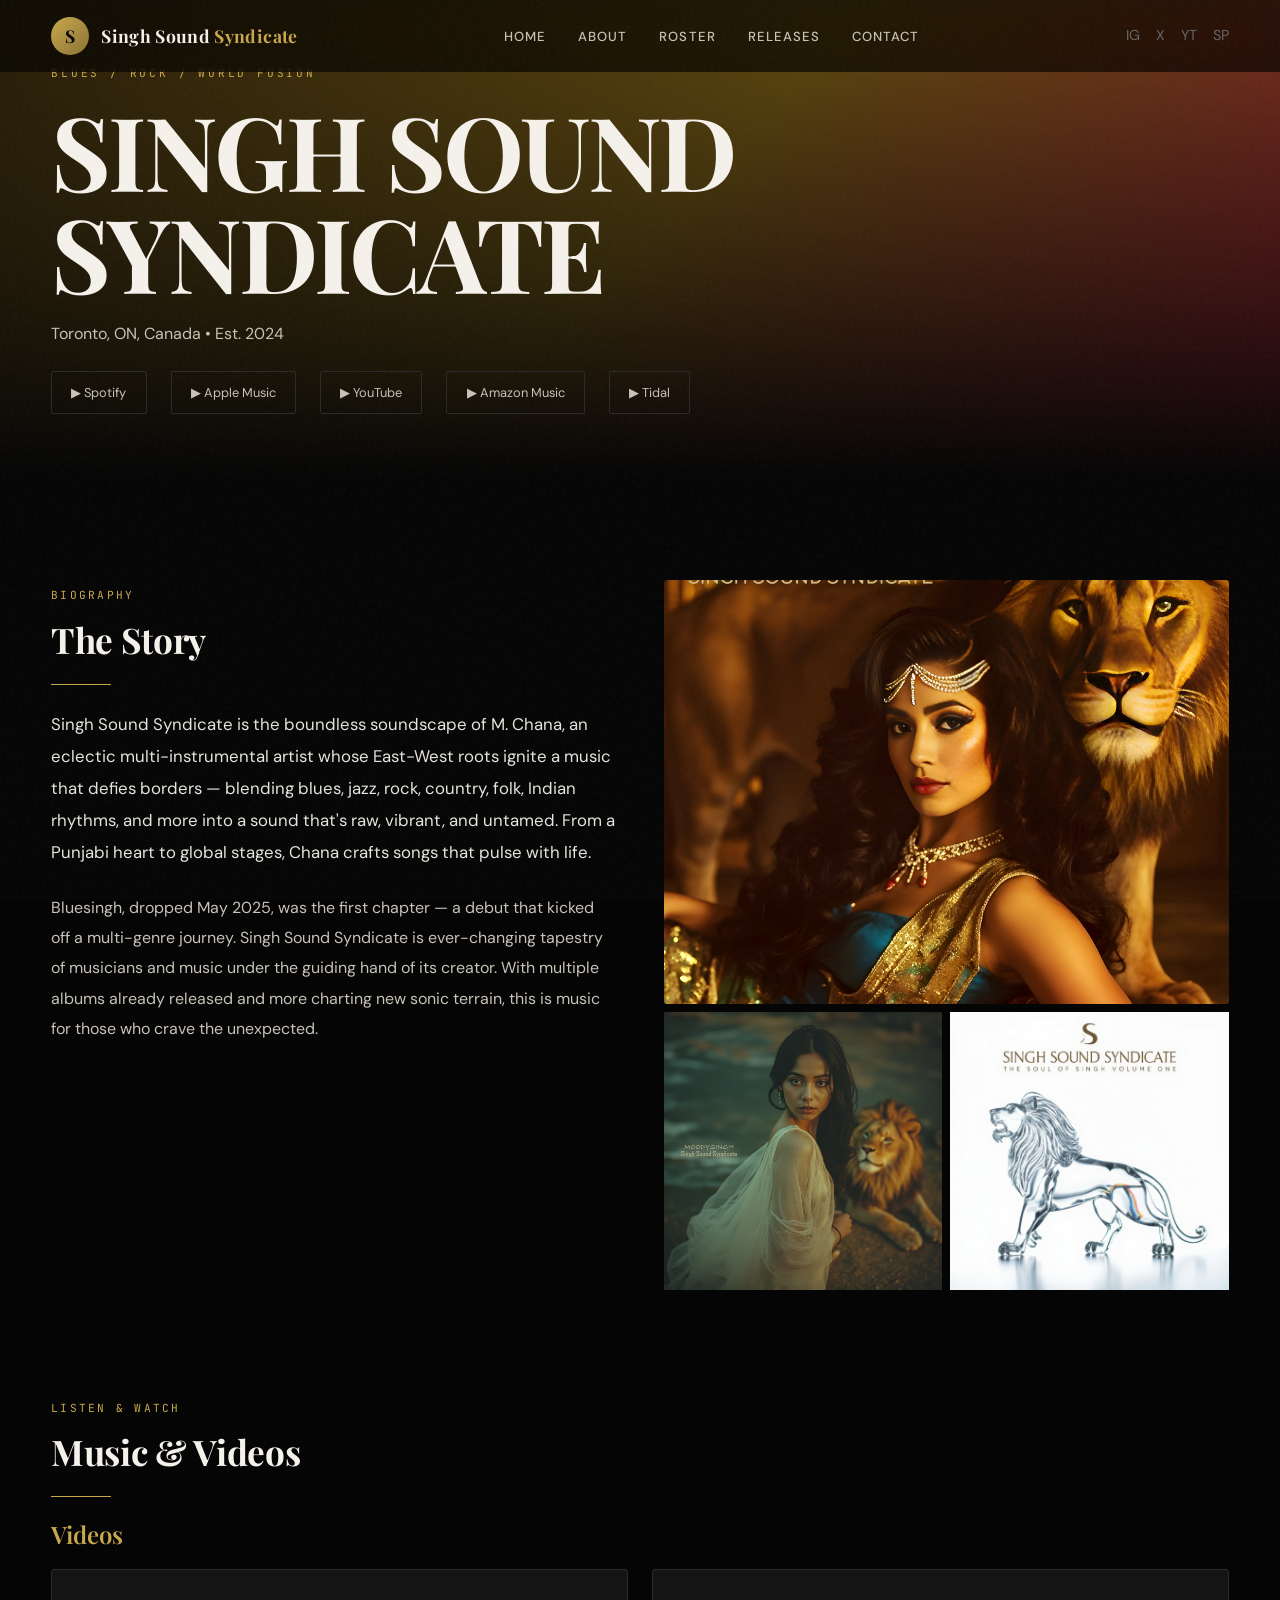
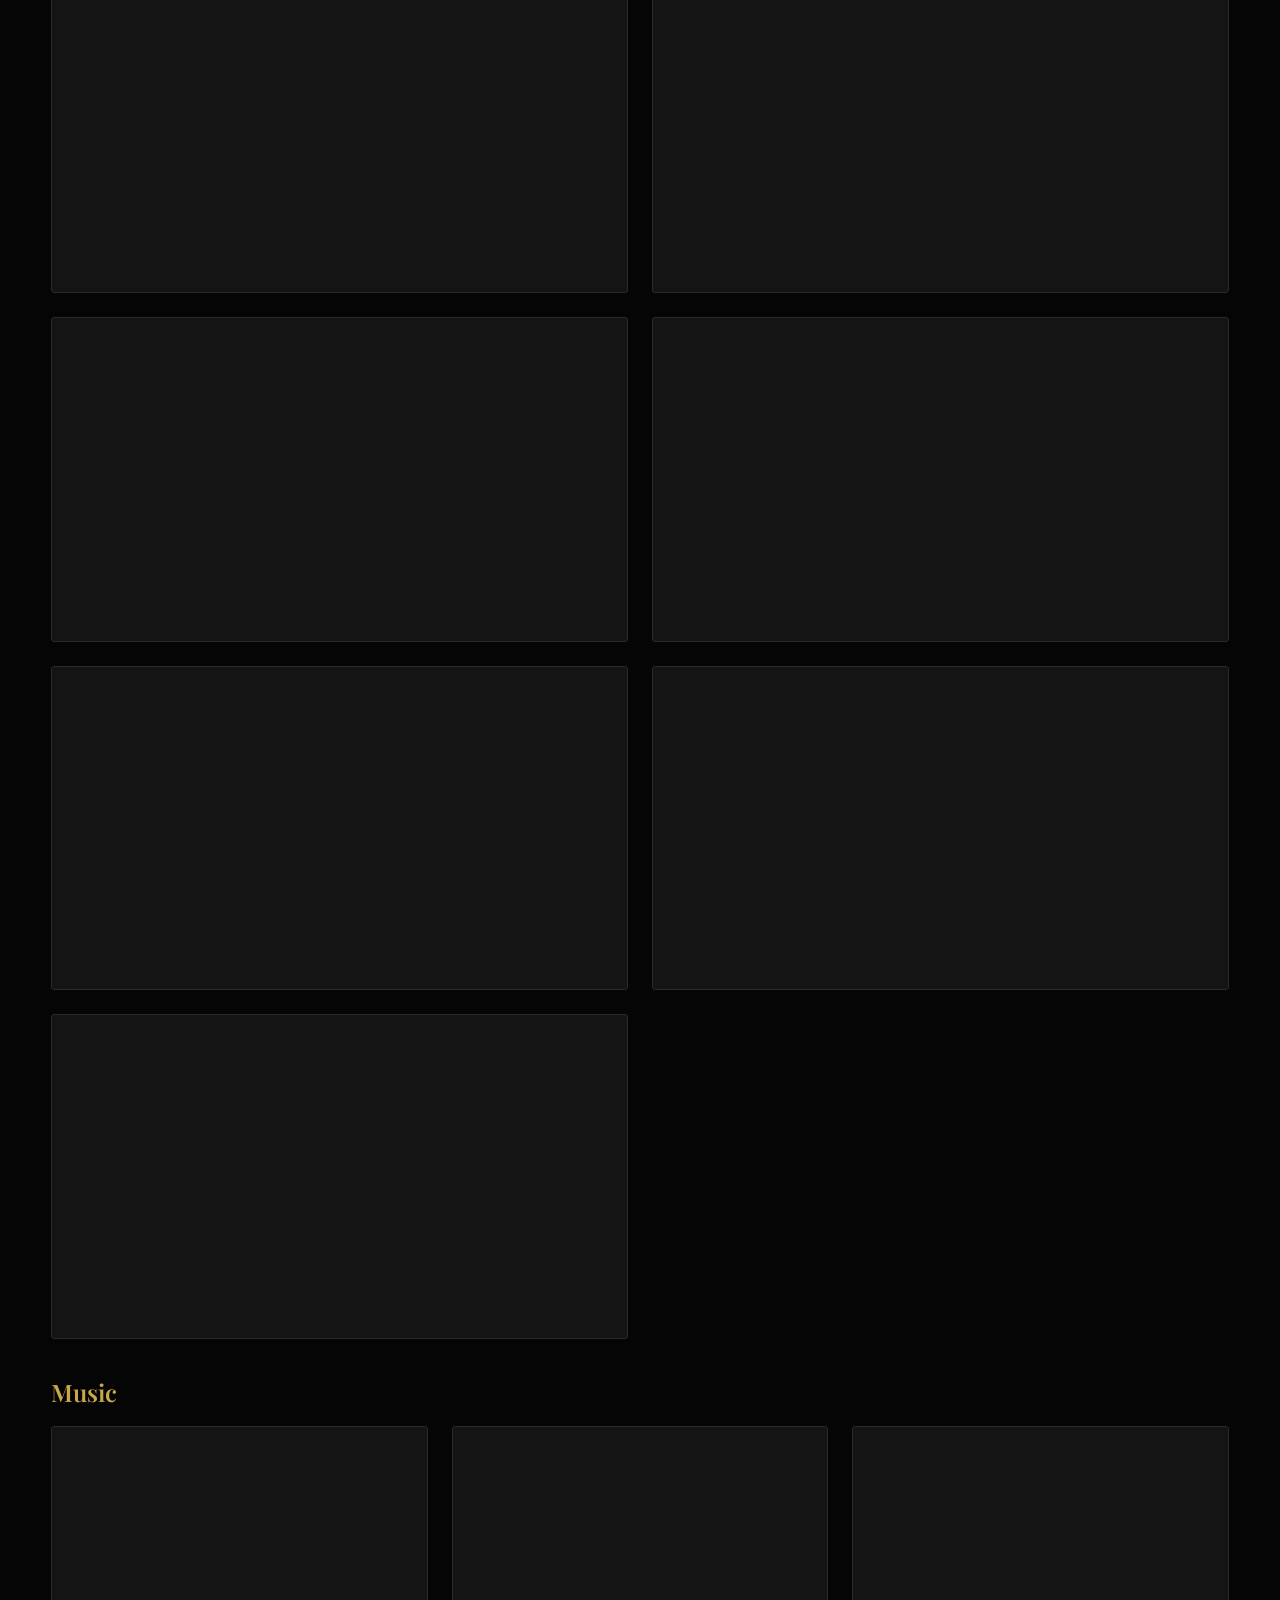
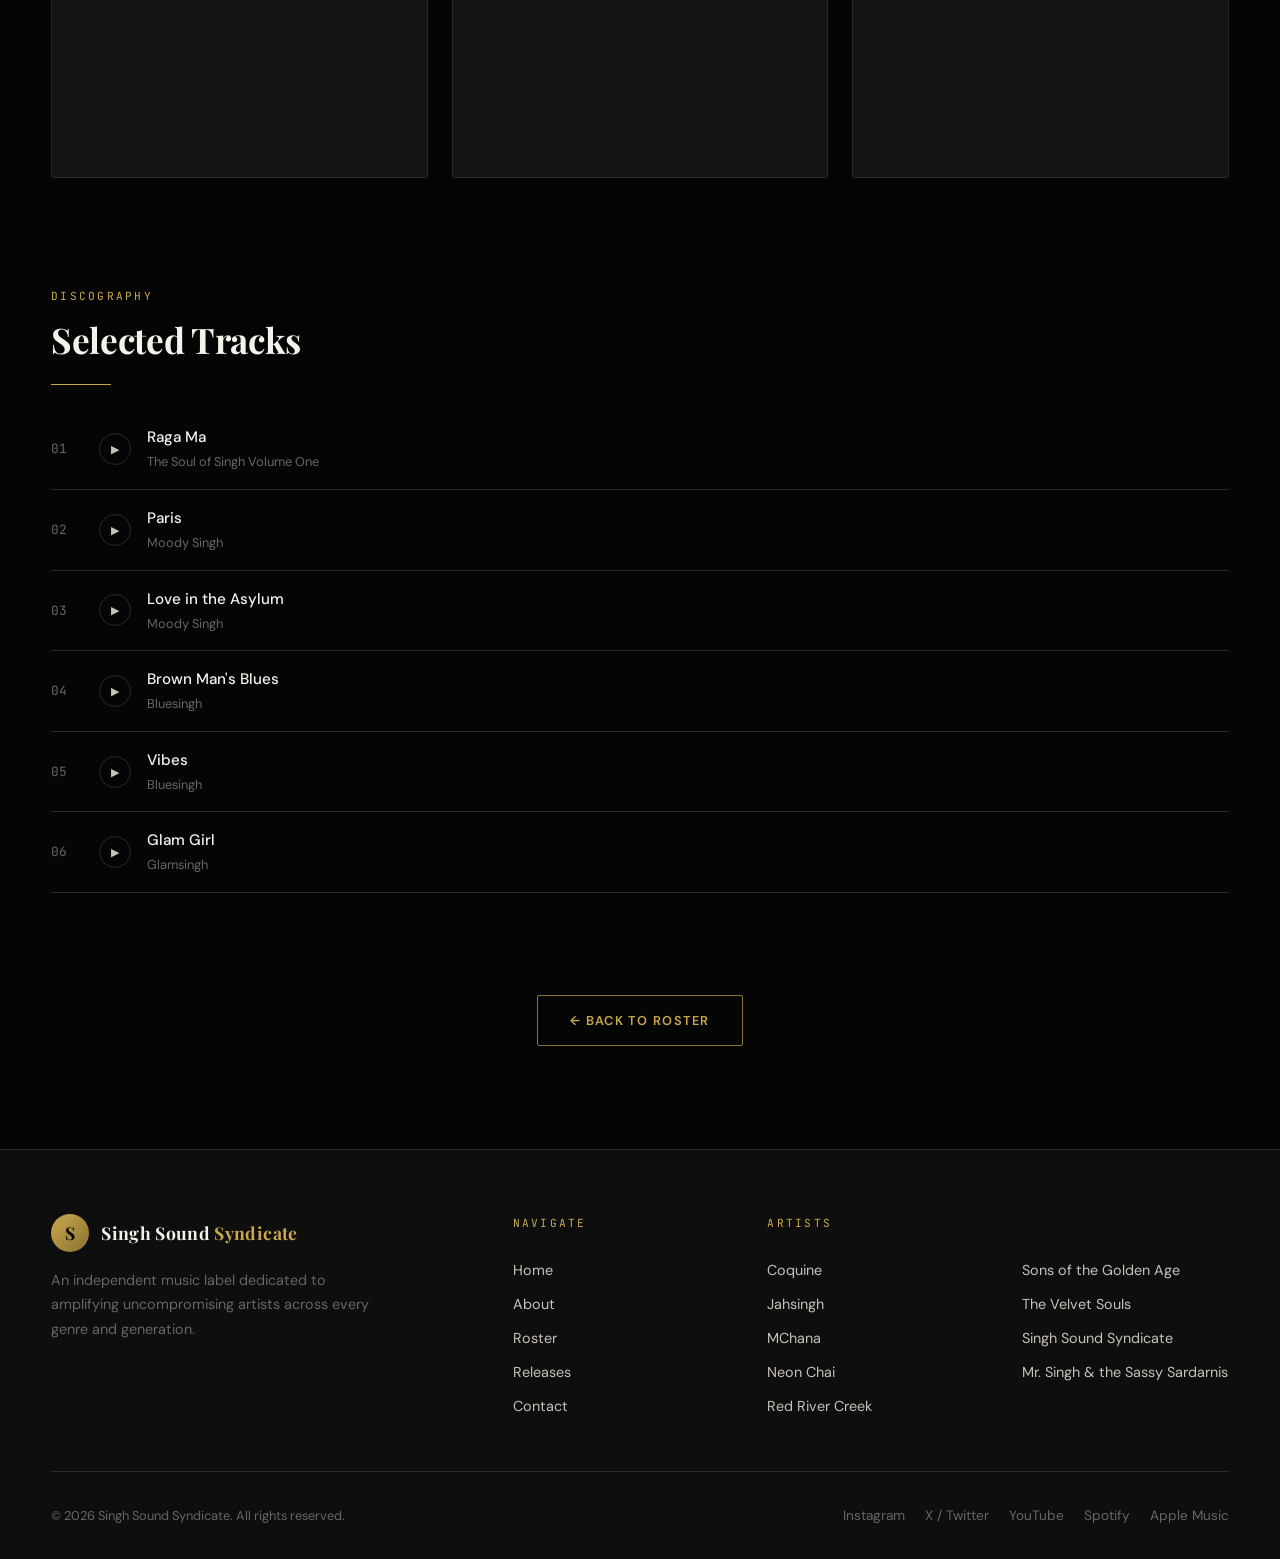
<file: bands/singh-sound-syndicate.html>
<!DOCTYPE html>
<html lang="en">
<head>
  <meta charset="UTF-8">
  <meta name="viewport" content="width=device-width, initial-scale=1.0">
  <title>Singh Sound Syndicate — Singh Sound Syndicate</title>
  <meta name="description" content="Singh Sound Syndicate — Blues, Rock, World Fusion. The flagship act of the Singh Sound Syndicate label.">
  <meta property="og:title" content="Singh Sound Syndicate — Singh Sound Syndicate">
  <meta property="og:description" content="Blues, Rock, World Fusion. Toronto, ON, Canada — Est. 2024">
  <link rel="icon" type="image/png" href="../images/Singh_Sound_Syndicate_Logo.png">
  <link rel="preconnect" href="https://fonts.googleapis.com">
  <link rel="preconnect" href="https://fonts.gstatic.com" crossorigin>
  <link href="https://fonts.googleapis.com/css2?family=Playfair+Display:ital,wght@0,400;0,700;0,900;1,400&family=DM+Sans:wght@300;400;500;600;700&family=JetBrains+Mono:wght@400;500&display=swap" rel="stylesheet">
  <link rel="stylesheet" href="../css/styles.css">
</head>
<body>

  <!-- NAV -->
  <nav class="nav">
    <a href="../index.html" class="nav__logo"><div class="nav__logo-icon">S</div><div class="nav__logo-text">Singh Sound <span>Syndicate</span></div></a>

    <ul class="nav__links"><li><a href="../index.html">Home</a></li><li><a href="../about.html">About</a></li><li><a href="../roster.html">Roster</a></li><li><a href="../releases.html">Releases</a></li><li><a href="../contact.html">Contact</a></li></ul>
    <div class="nav__socials"><a href="https://www.instagram.com/singhsoundsyndicate/" aria-label="Instagram">IG</a><a href="https://x.com/SinghSoundSyn" aria-label="X">X</a><a href="https://www.youtube.com/@SinghSoundSyndicate" aria-label="YouTube">YT</a><a href="https://open.spotify.com/artist/5lMqTIwYww87MOvm0hbegO" aria-label="Spotify">SP</a></div>
    <button class="nav__hamburger" aria-label="Toggle menu"><span></span><span></span><span></span></button>
  </nav>
  <div class="nav__mobile"><a href="../index.html">Home</a><a href="../about.html">About</a><a href="../roster.html">Roster</a><a href="../releases.html">Releases</a><a href="../contact.html">Contact</a></div>

  <!-- BAND HERO -->
  <section class="band-hero">
    <div class="band-hero__bg">
      <div class="band-hero__bg-gradient placeholder-sons" style="width:100%;height:100%;"></div>
    </div>
    <div class="band-hero__content">
      <div class="band-hero__genre reveal">Blues / Rock / World Fusion</div>
      <h1 class="band-hero__name reveal reveal-delay-1">Singh Sound Syndicate</h1>
      <p class="band-hero__origin reveal reveal-delay-2">Toronto, ON, Canada &bull; Est. 2024</p>
      <div style="margin-top: 1.5rem;" class="reveal reveal-delay-3">
        <div class="streaming-links">
          <a href="https://open.spotify.com/artist/5lMqTIwYww87MOvm0hbegO" target="_blank" class="streaming-link">&#9654; Spotify</a>
          <a href="https://music.apple.com/us/artist/singh-sound-syndicate/1807438806" target="_blank" class="streaming-link">&#9654; Apple Music</a>
          <a href="https://www.youtube.com/@SinghSoundSyndicate" target="_blank" class="streaming-link">&#9654; YouTube</a>
          <a href="https://music.amazon.com/albums/B0F91MPM5Y" target="_blank" class="streaming-link">&#9654; Amazon Music</a>
          <a href="https://tidal.com/artist/56520236" target="_blank" class="streaming-link">&#9654; Tidal</a>
        </div>
      </div>
    </div>
  </section>

  <!-- BIO -->
  <section class="section">
    <div class="grid-2" style="align-items: start;">
      <div class="reveal">
        <span class="label">Biography</span>
        <h2 class="heading-md" style="margin: 0.75rem 0 1.5rem;">The Story</h2>
        <div class="divider"></div>
        <p style="font-size: 1.05rem; color: var(--text-light); line-height: 1.9; margin-bottom: 1.5rem;">Singh Sound Syndicate is the boundless soundscape of M. Chana, an eclectic multi-instrumental artist whose East-West roots ignite a music that defies borders — blending blues, jazz, rock, country, folk, Indian rhythms, and more into a sound that's raw, vibrant, and untamed. From a Punjabi heart to global stages, Chana crafts songs that pulse with life.</p>
        <p style="line-height: 1.9;">Bluesingh, dropped May 2025, was the first chapter — a debut that kicked off a multi-genre journey. Singh Sound Syndicate is ever-changing tapestry of musicians and music under the guiding hand of its creator. With multiple albums already released and more charting new sonic terrain, this is music for those who crave the unexpected.</p>
      </div>
      <div class="reveal reveal-delay-1" style="display: flex; flex-direction: column; gap: 0.5rem;">
        <div style="aspect-ratio: 4/3; border-radius: 3px; overflow: hidden;">
          <img src="../images/syndicate-glam.png" alt="Singh Sound Syndicate" style="width:100%;height:100%;object-fit:cover;">
        </div>
        <div style="display: grid; grid-template-columns: 1fr 1fr; gap: 0.5rem;">
          <img src="../images/syndicate-moody.png" alt="Singh Sound Syndicate" style="width:100%;height:100%;object-fit:cover;">
          <img src="../images/syndicate-soul.jpeg" alt="Singh Sound Syndicate" style="width:100%;height:100%;object-fit:cover;">
        </div>
      </div>
    </div>
  </section>

  <!-- ==================== MUSIC & VIDEO EMBEDS ==================== -->
  <section class="section" style="padding-top: 0;">
    <div class="reveal">
      <span class="label">Listen &amp; Watch</span>
      <h2 class="heading-md" style="margin: 0.75rem 0 1.5rem;">Music &amp; Videos</h2>
      <div class="divider"></div>
    </div>

    <!-- Video Embeds -->
    <div class="reveal" style="margin-bottom: 2.5rem;">
      <h3 class="heading-sm" style="margin-bottom: 1.25rem; color: var(--gold);">Videos</h3>
      <div style="display: grid; grid-template-columns: repeat(auto-fill, minmax(400px, 1fr)); gap: 1.5rem;">
        <!-- Ride A Terraplane -->
        <div class="embed-item" style="aspect-ratio: 16/9; background: var(--surface); border: 1px solid var(--border); border-radius: 3px; overflow: hidden; position: relative;">
          <iframe width="100%" height="100%" src="https://www.youtube.com/embed/kDVqFGVH7VI" title="Singh Sound Syndicate — Ride A Terraplane" frameborder="0" allow="accelerometer; autoplay; clipboard-write; encrypted-media; gyroscope; picture-in-picture" allowfullscreen style="position:absolute;inset:0;"></iframe>
        </div>
        <!-- Vibes -->
        <div class="embed-item" style="aspect-ratio: 16/9; background: var(--surface); border: 1px solid var(--border); border-radius: 3px; overflow: hidden; position: relative;">
          <iframe width="100%" height="100%" src="https://www.youtube.com/embed/BYvUQdKRTvE" title="Singh Sound Syndicate — Vibes" frameborder="0" allow="accelerometer; autoplay; clipboard-write; encrypted-media; gyroscope; picture-in-picture" allowfullscreen style="position:absolute;inset:0;"></iframe>
        </div>
        <!-- Glam Girl -->
        <div class="embed-item" style="aspect-ratio: 16/9; background: var(--surface); border: 1px solid var(--border); border-radius: 3px; overflow: hidden; position: relative;">
          <iframe width="100%" height="100%" src="https://www.youtube.com/embed/YAEVeD2t8ZI" title="Singh Sound Syndicate — Glam Girl" frameborder="0" allow="accelerometer; autoplay; clipboard-write; encrypted-media; gyroscope; picture-in-picture" allowfullscreen style="position:absolute;inset:0;"></iframe>
        </div>
        <!-- Paris -->
        <div class="embed-item" style="aspect-ratio: 16/9; background: var(--surface); border: 1px solid var(--border); border-radius: 3px; overflow: hidden; position: relative;">
          <iframe width="100%" height="100%" src="https://www.youtube.com/embed/_bdNkejzOoA" title="Singh Sound Syndicate — Paris" frameborder="0" allow="accelerometer; autoplay; clipboard-write; encrypted-media; gyroscope; picture-in-picture" allowfullscreen style="position:absolute;inset:0;"></iframe>
        </div>
        <!-- Knots -->
        <div class="embed-item" style="aspect-ratio: 16/9; background: var(--surface); border: 1px solid var(--border); border-radius: 3px; overflow: hidden; position: relative;">
          <iframe width="100%" height="100%" src="https://www.youtube.com/embed/x7akYZXOoRM" title="Singh Sound Syndicate — Knots" frameborder="0" allow="accelerometer; autoplay; clipboard-write; encrypted-media; gyroscope; picture-in-picture" allowfullscreen style="position:absolute;inset:0;"></iframe>
        </div>
        <!-- Two Faces Have I -->
        <div class="embed-item" style="aspect-ratio: 16/9; background: var(--surface); border: 1px solid var(--border); border-radius: 3px; overflow: hidden; position: relative;">
          <iframe width="100%" height="100%" src="https://www.youtube.com/embed/T3Xg66oBfWE" title="Singh Sound Syndicate — Two Faces Have I" frameborder="0" allow="accelerometer; autoplay; clipboard-write; encrypted-media; gyroscope; picture-in-picture" allowfullscreen style="position:absolute;inset:0;"></iframe>
        </div>
        <!-- Baby Blue -->
        <div class="embed-item" style="aspect-ratio: 16/9; background: var(--surface); border: 1px solid var(--border); border-radius: 3px; overflow: hidden; position: relative;">
          <iframe width="100%" height="100%" src="https://www.youtube.com/embed/N93t0LvIOvI" title="Singh Sound Syndicate — Baby Blue" frameborder="0" allow="accelerometer; autoplay; clipboard-write; encrypted-media; gyroscope; picture-in-picture" allowfullscreen style="position:absolute;inset:0;"></iframe>
        </div>
      </div>
    </div>

    <!-- Music Embeds (Spotify) -->
    <div class="reveal">
      <h3 class="heading-sm" style="margin-bottom: 1.25rem; color: var(--gold);">Music</h3>
      <div style="display: grid; grid-template-columns: repeat(auto-fill, minmax(320px, 1fr)); gap: 1.5rem;">
        <!-- Spotify — Singh Country (Latest) -->
        <div class="embed-item" style="background: var(--surface); border: 1px solid var(--border); border-radius: 3px; overflow: hidden; position: relative; min-height: 352px;">
          <iframe style="border-radius:3px;position:absolute;inset:0;" src="https://open.spotify.com/embed/album/3UkOcIL2UkclaTwqtt4CfI?theme=0" width="100%" height="352" frameBorder="0" allowfullscreen="" allow="autoplay; clipboard-write; encrypted-media; fullscreen; picture-in-picture" loading="lazy"></iframe>
        </div>
        <!-- Spotify — Bluesingh -->
        <div class="embed-item" style="background: var(--surface); border: 1px solid var(--border); border-radius: 3px; overflow: hidden; position: relative; min-height: 352px;">
          <iframe style="border-radius:3px;position:absolute;inset:0;" src="https://open.spotify.com/embed/album/0kcN7kaf6zq8CeIR1cv3cE?theme=0" width="100%" height="352" frameBorder="0" allowfullscreen="" allow="autoplay; clipboard-write; encrypted-media; fullscreen; picture-in-picture" loading="lazy"></iframe>
        </div>
        <!-- Spotify — Glamsingh -->
        <div class="embed-item" style="background: var(--surface); border: 1px solid var(--border); border-radius: 3px; overflow: hidden; position: relative; min-height: 352px;">
          <iframe style="border-radius:3px;position:absolute;inset:0;" src="https://open.spotify.com/embed/album/5tSv68Mq3pVc1vsfCuxVlD?theme=0" width="100%" height="352" frameBorder="0" allowfullscreen="" allow="autoplay; clipboard-write; encrypted-media; fullscreen; picture-in-picture" loading="lazy"></iframe>
        </div>
      </div>
    </div>
  </section>

  <!-- TRACKS -->
  <section class="section" style="padding-top: 0;">
    <div class="reveal">
      <span class="label">Discography</span>
      <h2 class="heading-md" style="margin: 0.75rem 0 1.5rem;">Selected Tracks</h2>
      <div class="divider"></div>
    </div>
    <ul class="track-list reveal">
      <li class="track-item"><span class="track-item__number">01</span><button class="track-item__play" aria-label="Play Raga Ma">▶</button><div class="track-item__info"><div class="track-item__title">Raga Ma</div><div class="track-item__album">The Soul of Singh Volume One</div></div><span class="track-item__duration"></span></li>
      <li class="track-item"><span class="track-item__number">02</span><button class="track-item__play" aria-label="Play Paris">▶</button><div class="track-item__info"><div class="track-item__title">Paris</div><div class="track-item__album">Moody Singh</div></div><span class="track-item__duration"></span></li>
      <li class="track-item"><span class="track-item__number">03</span><button class="track-item__play" aria-label="Play Love in the Asylum">▶</button><div class="track-item__info"><div class="track-item__title">Love in the Asylum</div><div class="track-item__album">Moody Singh</div></div><span class="track-item__duration"></span></li>
      <li class="track-item"><span class="track-item__number">04</span><button class="track-item__play" aria-label="Play Brown Man's Blues">▶</button><div class="track-item__info"><div class="track-item__title">Brown Man's Blues</div><div class="track-item__album">Bluesingh</div></div><span class="track-item__duration"></span></li>
      <li class="track-item"><span class="track-item__number">05</span><button class="track-item__play" aria-label="Play Vibes">▶</button><div class="track-item__info"><div class="track-item__title">Vibes</div><div class="track-item__album">Bluesingh</div></div><span class="track-item__duration"></span></li>
      <li class="track-item"><span class="track-item__number">06</span><button class="track-item__play" aria-label="Play Glam Girl">▶</button><div class="track-item__info"><div class="track-item__title">Glam Girl</div><div class="track-item__album">Glamsingh</div></div><span class="track-item__duration"></span></li>
    </ul>
  </section>

  <!-- BACK TO ROSTER -->
  <section class="section" style="text-align: center; padding-top: 0;">
    <a href="../roster.html" class="btn btn-outline">← Back to Roster</a>
  </section>

  <!-- FOOTER -->
  <footer class="footer">
    <div class="footer__grid">
      <div><a href="../index.html" class="nav__logo" style="margin-bottom:0.5rem;"><div class="nav__logo-icon">S</div><div class="nav__logo-text">Singh Sound <span>Syndicate</span></div></a><p class="footer__brand-desc">An independent music label dedicated to amplifying uncompromising artists across every genre and generation.</p></div>
      <div><div class="footer__heading">Navigate</div><a href="../index.html" class="footer__link">Home</a><a href="../about.html" class="footer__link">About</a><a href="../roster.html" class="footer__link">Roster</a><a href="../releases.html" class="footer__link">Releases</a><a href="../contact.html" class="footer__link">Contact</a></div>
      <div><div class="footer__heading">Artists</div><a href="coquine.html" class="footer__link">Coquine</a><a href="jahsingh.html" class="footer__link">Jahsingh</a><a href="mchana.html" class="footer__link">MChana</a><a href="neon-chai.html" class="footer__link">Neon Chai</a><a href="red-river-creek.html" class="footer__link">Red River Creek</a></div>
      <div><div class="footer__heading">&nbsp;</div><a href="sons-of-the-golden-age.html" class="footer__link">Sons of the Golden Age</a><a href="the-velvet-souls.html" class="footer__link">The Velvet Souls</a><a href="singh-sound-syndicate.html" class="footer__link">Singh Sound Syndicate</a><a href="mr-singh-and-the-sassy-sardarnis.html" class="footer__link">Mr. Singh &amp; the Sassy Sardarnis</a></div>
    </div>
    <div class="footer__bottom"><p class="footer__copyright">&copy; <span class="current-year">2026</span> Singh Sound Syndicate. All rights reserved.</p><div class="footer__socials"><a href="https://www.instagram.com/singhsoundsyndicate/">Instagram</a><a href="https://x.com/SinghSoundSyn">X / Twitter</a><a href="https://www.youtube.com/@SinghSoundSyndicate">YouTube</a><a href="https://open.spotify.com/artist/5lMqTIwYww87MOvm0hbegO">Spotify</a><a href="#">Apple Music</a></div></div>
  </footer>

  <script src="../js/main.js"></script>
</body>
</html>
</file>
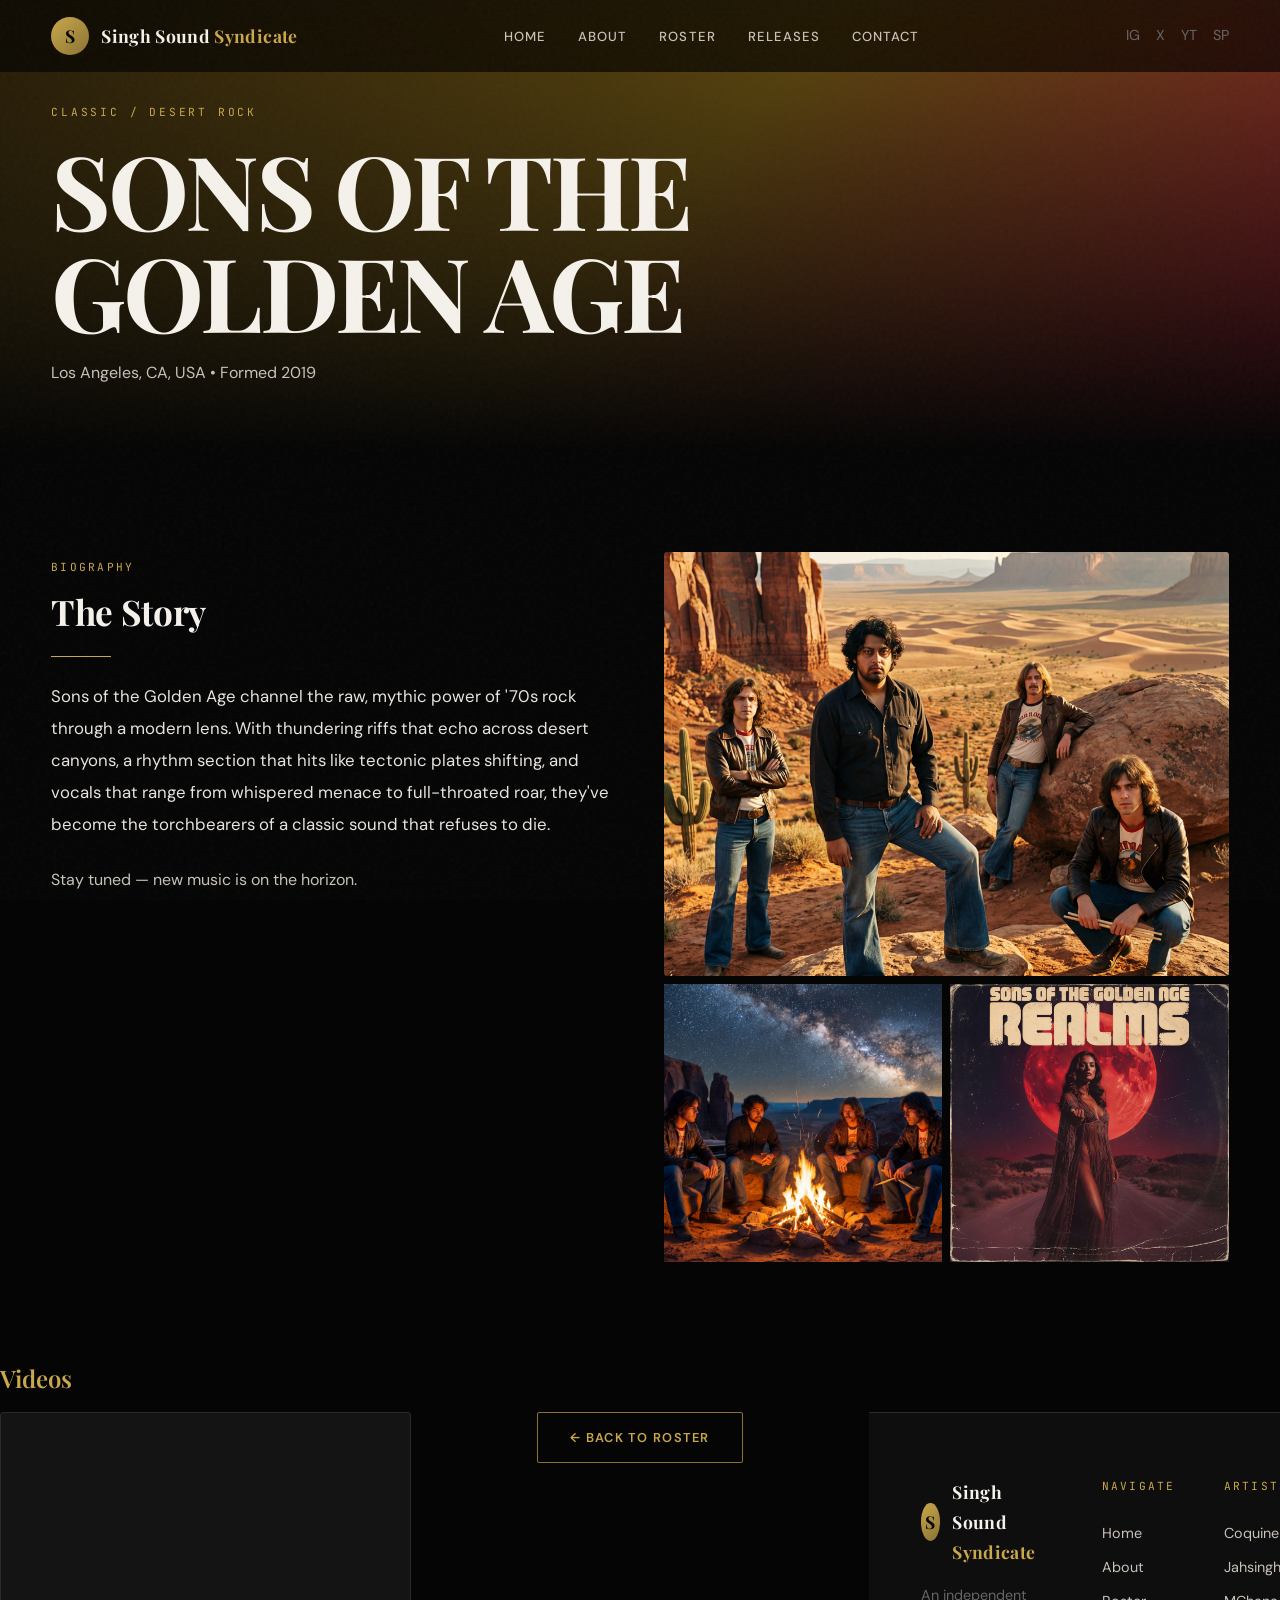
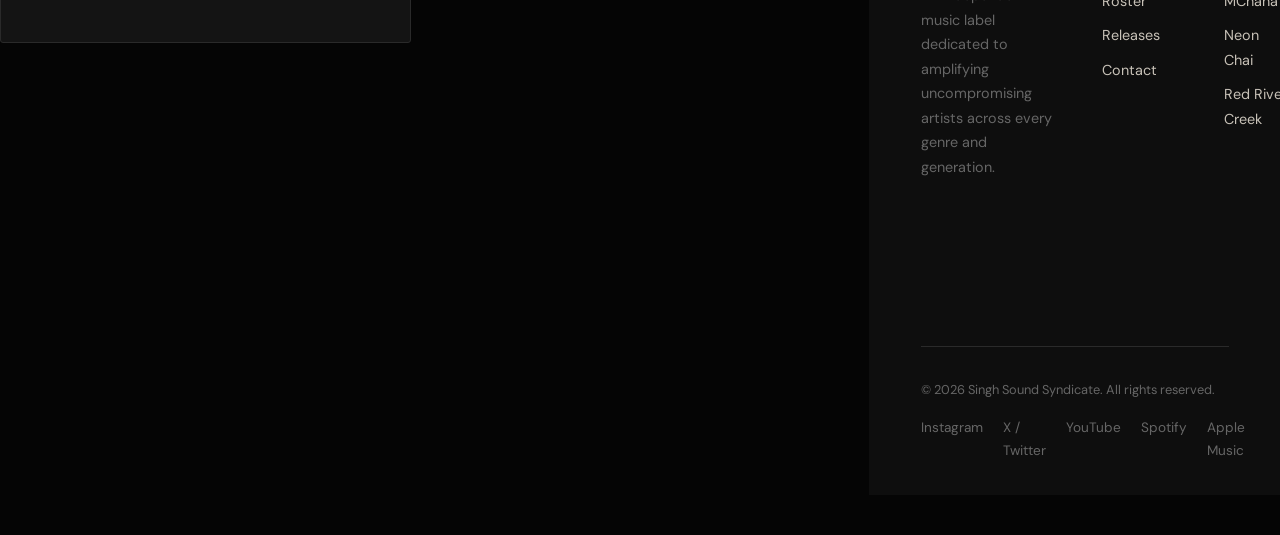
<file: bands/sons-of-the-golden-age.html>
<!DOCTYPE html>
<html lang="en">
<head>
  <meta charset="UTF-8">
  <meta name="viewport" content="width=device-width, initial-scale=1.0">
  <title>Sons of the Golden Age — Singh Sound Syndicate</title>
  <meta name="description" content="Sons of the Golden Age — Classic / Desert Rock. An artist on the Singh Sound Syndicate roster.">
  <meta property="og:title" content="Sons of the Golden Age — Singh Sound Syndicate">
  <meta property="og:description" content="Classic / Desert Rock.">
  <link rel="icon" type="image/png" href="../images/Singh_Sound_Syndicate_Logo.png">
  <link rel="preconnect" href="https://fonts.googleapis.com">
  <link rel="preconnect" href="https://fonts.gstatic.com" crossorigin>
  <link href="https://fonts.googleapis.com/css2?family=Playfair+Display:ital,wght@0,400;0,700;0,900;1,400&family=DM+Sans:wght@300;400;500;600;700&family=JetBrains+Mono:wght@400;500&display=swap" rel="stylesheet">
  <link rel="stylesheet" href="../css/styles.css">
  <style>
    .coming-soon {
      position: relative;
      padding: 4rem 2rem;
      background: var(--surface);
      border: 1px solid var(--border);
      border-radius: 3px;
      text-align: center;
      overflow: hidden;
    }
    .coming-soon::before {
      content: '';
      position: absolute;
      inset: 0;
      background: linear-gradient(135deg, rgba(196,30,58,0.05) 0%, rgba(201,168,76,0.08) 50%, rgba(196,30,58,0.05) 100%);
      background-size: 400% 400%;
      animation: cs-shimmer 6s ease infinite;
    }
    @keyframes cs-shimmer {
      0% { background-position: 0% 50%; }
      50% { background-position: 100% 50%; }
      100% { background-position: 0% 50%; }
    }
    .coming-soon__icon {
      font-size: 2.5rem;
      margin-bottom: 1.5rem;
      animation: cs-pulse 2.5s ease-in-out infinite;
      position: relative;
    }
    @keyframes cs-pulse {
      0%, 100% { opacity: 0.6; transform: scale(1); }
      50% { opacity: 1; transform: scale(1.1); }
    }
    .coming-soon__title {
      font-family: var(--font-display);
      font-size: clamp(1.5rem, 3vw, 2.2rem);
      color: var(--gold);
      font-weight: 700;
      letter-spacing: 0.05em;
      text-transform: uppercase;
      margin-bottom: 0.75rem;
      position: relative;
    }
    .coming-soon__sub {
      font-size: 1rem;
      color: var(--text);
      max-width: 500px;
      margin: 0 auto;
      line-height: 1.8;
      position: relative;
    }
    .coming-soon__line {
      width: 60px;
      height: 1px;
      background: var(--gold-dim);
      margin: 1.5rem auto;
      position: relative;
      overflow: hidden;
    }
    .coming-soon__line::after {
      content: '';
      position: absolute;
      top: 0;
      left: -100%;
      width: 100%;
      height: 100%;
      background: var(--gold);
      animation: cs-line 3s ease-in-out infinite;
    }
    @keyframes cs-line {
      0% { left: -100%; }
      50% { left: 100%; }
      100% { left: 100%; }
    }
  </style>
</head>
<body>

  <!-- NAV -->
  <nav class="nav">
    <a href="../index.html" class="nav__logo"><div class="nav__logo-icon">S</div><div class="nav__logo-text">Singh Sound <span>Syndicate</span></div></a>
    <ul class="nav__links"><li><a href="../index.html">Home</a></li><li><a href="../about.html">About</a></li><li><a href="../roster.html">Roster</a></li><li><a href="../releases.html">Releases</a></li><li><a href="../contact.html">Contact</a></li></ul>
    <div class="nav__socials"><a href="#">IG</a><a href="#">X</a><a href="#">YT</a><a href="#">SP</a></div>
    <button class="nav__hamburger" aria-label="Toggle menu"><span></span><span></span><span></span></button>
  </nav>
  <div class="nav__mobile"><a href="../index.html">Home</a><a href="../about.html">About</a><a href="../roster.html">Roster</a><a href="../releases.html">Releases</a><a href="../contact.html">Contact</a></div>

  <!-- BAND HERO -->
  <section class="band-hero">
    <div class="band-hero__bg">
      <div class="band-hero__bg-gradient placeholder-sons" style="width:100%;height:100%;"></div>
    </div>
    <div class="band-hero__content">
      <div class="band-hero__genre reveal">Classic / Desert Rock</div>
      <h1 class="band-hero__name reveal reveal-delay-1">Sons of the<br>Golden Age</h1>
      <p class="band-hero__origin reveal reveal-delay-2">Los Angeles, CA, USA &bull; Formed 2019</p>
    </div>
  </section>

  <!-- BIO -->
  <section class="section">
    <div class="grid-2" style="align-items: start;">
      <div class="reveal">
        <span class="label">Biography</span>
        <h2 class="heading-md" style="margin: 0.75rem 0 1.5rem;">The Story</h2>
        <div class="divider"></div>
        <p style="font-size: 1.05rem; color: var(--text-light); line-height: 1.9; margin-bottom: 1.5rem;">Sons of the Golden Age channel the raw, mythic power of '70s rock through a modern lens. With thundering riffs that echo across desert canyons, a rhythm section that hits like tectonic plates shifting, and vocals that range from whispered menace to full-throated roar, they've become the torchbearers of a classic sound that refuses to die.</p>
        <p style="line-height: 1.9;">Stay tuned — new music is on the horizon.</p>
      </div>
      <div class="reveal reveal-delay-1" style="display: flex; flex-direction: column; gap: 0.5rem;">
        <div style="aspect-ratio: 4/3; border-radius: 3px; overflow: hidden;">
          <img src="../images/sons2.png" alt="Sons of the Golden Age" style="width:100%;height:100%;object-fit:cover;">
        </div>
        <div style="display: grid; grid-template-columns: 1fr 1fr; gap: 0.5rem;">
          <img src="../images/sons3.png" alt="Sons of the Golden Age" style="width:100%;height:100%;object-fit:cover;">
          <img src="../images/sons-realms.png" alt="Sons of the Golden Age" style="width:100%;height:100%;object-fit:cover;">
        </div>
      </div>
    </div>
  </section>

  <!-- ==================== COMING SOON ==================== -->

  <!-- Video Embeds -->
     <div class="reveal" style="margin-bottom: 2.5rem;">
      <h3 class="heading-sm" style="margin-bottom: 1.25rem; color: var(--gold);">Videos</h3>
      <div style="display: grid; grid-template-columns: repeat(auto-fill, minmax(400px, 1fr)); gap: 1.5rem;">
        <!-- Vibes -->
        <div class="embed-item" style="aspect-ratio: 16/9; background: var(--surface); border: 1px solid var(--border); border-radius: 3px; overflow: hidden; position: relative;">
          <iframe width="100%" height="100%" src="https://www.youtube.com/embed/ZxtWsg3sFS0?si=aasdcLRD-k0BG5TV" title="Sons of the Golden Age - The Moon & the Hitchhiker" frameborder="0" allow="accelerometer; autoplay; clipboard-write; encrypted-media; gyroscope; picture-in-picture" allowfullscreen style="position:absolute;inset:0;"></iframe>
        </div>
  <!-- END COMING SOON — Replace above with embeds when music drops -->

  <!-- BACK TO ROSTER -->
  <section class="section" style="text-align: center; padding-top: 0;">
    <a href="../roster.html" class="btn btn-outline">← Back to Roster</a>
  </section>

  <!-- FOOTER -->
  <footer class="footer">
    <div class="footer__grid">
      <div><a href="../index.html" class="nav__logo" style="margin-bottom:0.5rem;"><div class="nav__logo-icon">S</div><div class="nav__logo-text">Singh Sound <span>Syndicate</span></div></a><p class="footer__brand-desc">An independent music label dedicated to amplifying uncompromising artists across every genre and generation.</p></div>
      <div><div class="footer__heading">Navigate</div><a href="../index.html" class="footer__link">Home</a><a href="../about.html" class="footer__link">About</a><a href="../roster.html" class="footer__link">Roster</a><a href="../releases.html" class="footer__link">Releases</a><a href="../contact.html" class="footer__link">Contact</a></div>
      <div><div class="footer__heading">Artists</div><a href="coquine.html" class="footer__link">Coquine</a><a href="jahsingh.html" class="footer__link">Jahsingh</a><a href="mchana.html" class="footer__link">MChana</a><a href="neon-chai.html" class="footer__link">Neon Chai</a><a href="red-river-creek.html" class="footer__link">Red River Creek</a></div>
      <div><div class="footer__heading">&nbsp;</div><a href="sons-of-the-golden-age.html" class="footer__link">Sons of the Golden Age</a><a href="the-velvet-souls.html" class="footer__link">The Velvet Souls</a><a href="singh-sound-syndicate.html" class="footer__link">Singh Sound Syndicate</a><a href="mr-singh-and-the-sassy-sardarnis.html" class="footer__link">Mr. Singh &amp; the Sassy Sardarnis</a></div>
    </div>
    <div class="footer__bottom"><p class="footer__copyright">&copy; <span class="current-year">2026</span> Singh Sound Syndicate. All rights reserved.</p><div class="footer__socials"><a href="#">Instagram</a><a href="#">X / Twitter</a><a href="#">YouTube</a><a href="#">Spotify</a><a href="#">Apple Music</a></div></div>
  </footer>

  <script src="../js/main.js"></script>
</body>
</html>
</file>
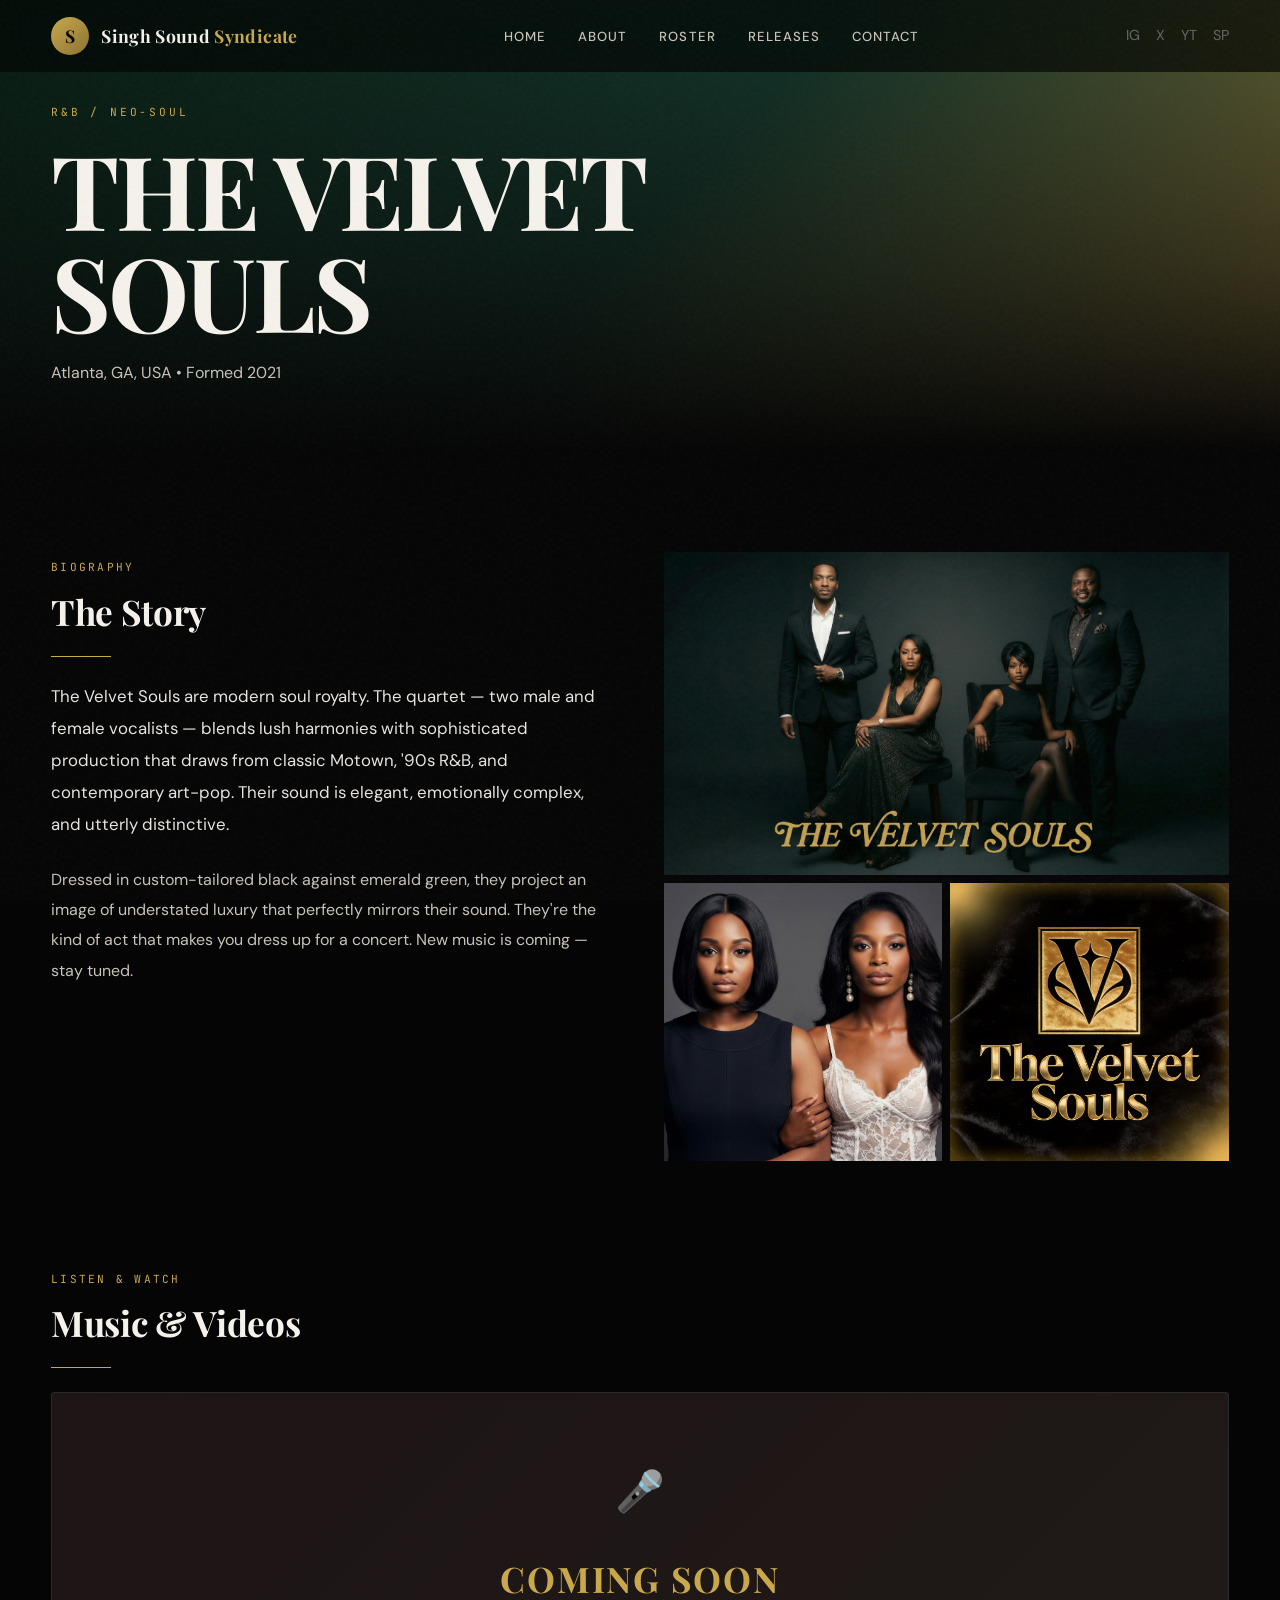
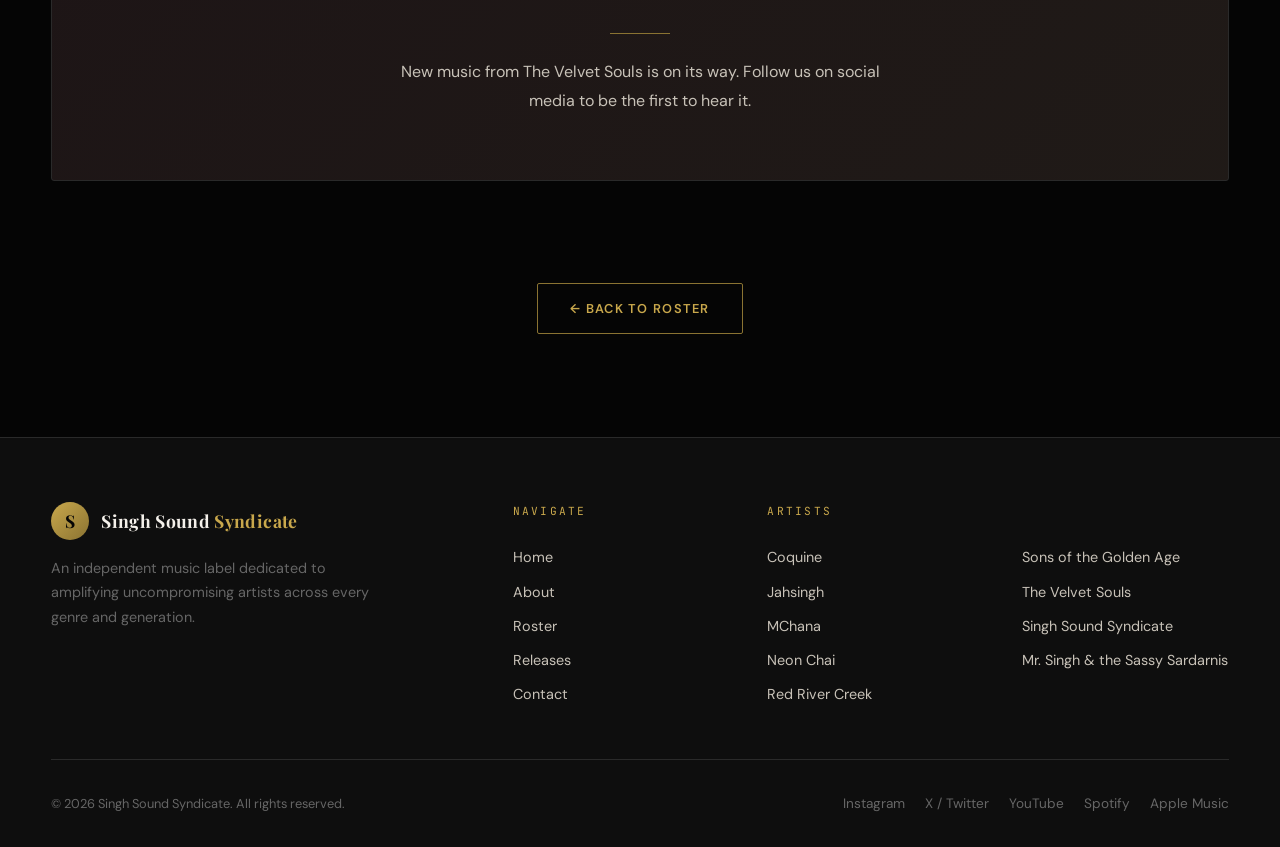
<file: bands/the-velvet-souls.html>
<!DOCTYPE html>
<html lang="en">
<head>
  <meta charset="UTF-8">
  <meta name="viewport" content="width=device-width, initial-scale=1.0">
  <title>The Velvet Souls — Singh Sound Syndicate</title>
  <meta name="description" content="The Velvet Souls — R&B / Neo-Soul. An artist on the Singh Sound Syndicate roster.">
  <meta property="og:title" content="The Velvet Souls — Singh Sound Syndicate">
  <meta property="og:description" content="R&B / Neo-Soul. Atlanta, GA, USA.">
  <link rel="icon" type="image/png" href="../images/Singh_Sound_Syndicate_Logo.png">
  <link rel="preconnect" href="https://fonts.googleapis.com">
  <link rel="preconnect" href="https://fonts.gstatic.com" crossorigin>
  <link href="https://fonts.googleapis.com/css2?family=Playfair+Display:ital,wght@0,400;0,700;0,900;1,400&family=DM+Sans:wght@300;400;500;600;700&family=JetBrains+Mono:wght@400;500&display=swap" rel="stylesheet">
  <link rel="stylesheet" href="../css/styles.css">
  <style>
    .coming-soon{position:relative;padding:4rem 2rem;background:var(--surface);border:1px solid var(--border);border-radius:3px;text-align:center;overflow:hidden}.coming-soon::before{content:'';position:absolute;inset:0;background:linear-gradient(135deg,rgba(196,30,58,0.05)0%,rgba(201,168,76,0.08)50%,rgba(196,30,58,0.05)100%);background-size:400% 400%;animation:cs-shimmer 6s ease infinite}@keyframes cs-shimmer{0%{background-position:0% 50%}50%{background-position:100% 50%}100%{background-position:0% 50%}}.coming-soon__icon{font-size:2.5rem;margin-bottom:1.5rem;animation:cs-pulse 2.5s ease-in-out infinite;position:relative}@keyframes cs-pulse{0%,100%{opacity:0.6;transform:scale(1)}50%{opacity:1;transform:scale(1.1)}}.coming-soon__title{font-family:var(--font-display);font-size:clamp(1.5rem,3vw,2.2rem);color:var(--gold);font-weight:700;letter-spacing:0.05em;text-transform:uppercase;margin-bottom:0.75rem;position:relative}.coming-soon__sub{font-size:1rem;color:var(--text);max-width:500px;margin:0 auto;line-height:1.8;position:relative}.coming-soon__line{width:60px;height:1px;background:var(--gold-dim);margin:1.5rem auto;position:relative;overflow:hidden}.coming-soon__line::after{content:'';position:absolute;top:0;left:-100%;width:100%;height:100%;background:var(--gold);animation:cs-line 3s ease-in-out infinite}@keyframes cs-line{0%{left:-100%}50%{left:100%}100%{left:100%}}
  </style>
</head>
<body>

  <nav class="nav">
    <a href="../index.html" class="nav__logo"><div class="nav__logo-icon">S</div><div class="nav__logo-text">Singh Sound <span>Syndicate</span></div></a>
    <ul class="nav__links"><li><a href="../index.html">Home</a></li><li><a href="../about.html">About</a></li><li><a href="../roster.html">Roster</a></li><li><a href="../releases.html">Releases</a></li><li><a href="../contact.html">Contact</a></li></ul>
    <div class="nav__socials"><a href="#">IG</a><a href="#">X</a><a href="#">YT</a><a href="#">SP</a></div>
    <button class="nav__hamburger" aria-label="Toggle menu"><span></span><span></span><span></span></button>
  </nav>
  <div class="nav__mobile"><a href="../index.html">Home</a><a href="../about.html">About</a><a href="../roster.html">Roster</a><a href="../releases.html">Releases</a><a href="../contact.html">Contact</a></div>

  <section class="band-hero">
    <div class="band-hero__bg"><div class="band-hero__bg-gradient placeholder-velvet-souls" style="width:100%;height:100%;"></div></div>
    <div class="band-hero__content">
      <div class="band-hero__genre reveal">R&amp;B / Neo-Soul</div>
      <h1 class="band-hero__name reveal reveal-delay-1">The Velvet<br>Souls</h1>
      <p class="band-hero__origin reveal reveal-delay-2">Atlanta, GA, USA &bull; Formed 2021</p>
    </div>
  </section>

  <section class="section">
    <div class="grid-2" style="align-items: start;">
      <div class="reveal">
        <span class="label">Biography</span>
        <h2 class="heading-md" style="margin: 0.75rem 0 1.5rem;">The Story</h2>
        <div class="divider"></div>
        <p style="font-size: 1.05rem; color: var(--text-light); line-height: 1.9; margin-bottom: 1.5rem;">The Velvet Souls are modern soul royalty. The quartet — two male and female vocalists — blends lush harmonies with sophisticated production that draws from classic Motown, '90s R&B, and contemporary art-pop. Their sound is elegant, emotionally complex, and utterly distinctive.</p>
        <p style="line-height: 1.9;">Dressed in custom-tailored black against emerald green, they project an image of understated luxury that perfectly mirrors their sound. They're the kind of act that makes you dress up for a concert. New music is coming — stay tuned.</p>
      </div>
      <div class="reveal reveal-delay-1" style="display: flex; flex-direction: column; gap: 0.5rem;">
        <img src="../images/velvet13.png" alt="The Velvet Souls" style="width:100%;height:100%;object-fit:cover;">
        <div style="display: grid; grid-template-columns: 1fr 1fr; gap: 0.5rem;">
          <img src="../images/velvet7.jpg" alt="The Velvet Souls" style="width:100%;height:100%;object-fit:cover;">
          <img src="../images/velvet-album.jpg" alt="The Velvet Souls" style="width:100%;height:100%;object-fit:cover;">
        </div>
      </div>
    </div>
  </section>

  <!-- ==================== COMING SOON ==================== -->
  <!-- WHEN READY: Replace this entire section with your Music & Video embeds section -->
  <section class="section" style="padding-top: 0;">
    <div class="reveal">
      <span class="label">Listen &amp; Watch</span>
      <h2 class="heading-md" style="margin: 0.75rem 0 1.5rem;">Music &amp; Videos</h2>
      <div class="divider"></div>
    </div>
    <div class="coming-soon reveal">
      <div class="coming-soon__icon">🎤</div>
      <div class="coming-soon__title">Coming Soon</div>
      <div class="coming-soon__line"></div>
      <p class="coming-soon__sub">New music from The Velvet Souls is on its way. Follow us on social media to be the first to hear it.</p>
    </div>
  </section>
  <!-- END COMING SOON -->

  <section class="section" style="text-align: center; padding-top: 0;">
    <a href="../roster.html" class="btn btn-outline">← Back to Roster</a>
  </section>

  <footer class="footer">
    <div class="footer__grid">
      <div><a href="../index.html" class="nav__logo" style="margin-bottom:0.5rem;"><div class="nav__logo-icon">S</div><div class="nav__logo-text">Singh Sound <span>Syndicate</span></div></a><p class="footer__brand-desc">An independent music label dedicated to amplifying uncompromising artists across every genre and generation.</p></div>
      <div><div class="footer__heading">Navigate</div><a href="../index.html" class="footer__link">Home</a><a href="../about.html" class="footer__link">About</a><a href="../roster.html" class="footer__link">Roster</a><a href="../releases.html" class="footer__link">Releases</a><a href="../contact.html" class="footer__link">Contact</a></div>
      <div><div class="footer__heading">Artists</div><a href="coquine.html" class="footer__link">Coquine</a><a href="jahsingh.html" class="footer__link">Jahsingh</a><a href="mchana.html" class="footer__link">MChana</a><a href="neon-chai.html" class="footer__link">Neon Chai</a><a href="red-river-creek.html" class="footer__link">Red River Creek</a></div>
      <div><div class="footer__heading">&nbsp;</div><a href="sons-of-the-golden-age.html" class="footer__link">Sons of the Golden Age</a><a href="the-velvet-souls.html" class="footer__link">The Velvet Souls</a><a href="singh-sound-syndicate.html" class="footer__link">Singh Sound Syndicate</a><a href="mr-singh-and-the-sassy-sardarnis.html" class="footer__link">Mr. Singh &amp; the Sassy Sardarnis</a></div>
    </div>
    <div class="footer__bottom"><p class="footer__copyright">&copy; <span class="current-year">2026</span> Singh Sound Syndicate. All rights reserved.</p><div class="footer__socials"><a href="#">Instagram</a><a href="#">X / Twitter</a><a href="#">YouTube</a><a href="#">Spotify</a><a href="#">Apple Music</a></div></div>
  </footer>
  <script src="../js/main.js"></script>
</body>
</html>
</file>
<file: css/styles.css>
/* ============================================================
   SINGH SOUND SYNDICATE — Global Stylesheet
   Dark cinematic premium aesthetic | Black / Red / Gold
   ============================================================ */

/* ---------- CSS Custom Properties ---------- */
:root {
  --black:       #050505;
  --black-light: #0e0e0e;
  --surface:     #141414;
  --surface-2:   #1a1a1a;
  --surface-3:   #222222;
  --border:      #2a2a2a;
  --muted:       #666666;
  --text:        #c8c2b8;
  --text-light:  #e8e4de;
  --white:       #f5f1eb;
  --red:         #c41e3a;
  --red-dark:    #8b1a1a;
  --red-glow:    #e63950;
  --gold:        #c9a84c;
  --gold-light:  #d4af37;
  --gold-dim:    #8a7332;

  --font-display: 'Playfair Display', 'Georgia', serif;
  --font-body:    'DM Sans', 'Helvetica Neue', sans-serif;
  --font-mono:    'JetBrains Mono', monospace;

  --nav-height: 72px;
  --transition: 0.35s cubic-bezier(0.25, 0.46, 0.45, 0.94);
  --transition-fast: 0.2s ease;
}

/* ---------- Reset & Base ---------- */
*, *::before, *::after { box-sizing: border-box; margin: 0; padding: 0; }

html {
  scroll-behavior: smooth;
  font-size: 16px;
  -webkit-font-smoothing: antialiased;
  -moz-osx-font-smoothing: grayscale;
}

body {
  font-family: var(--font-body);
  background: var(--black);
  color: var(--text);
  line-height: 1.7;
  overflow-x: hidden;
}

::selection {
  background: var(--red);
  color: var(--white);
}

img { max-width: 100%; height: auto; display: block; }
a { color: inherit; text-decoration: none; }
button { cursor: pointer; border: none; background: none; font-family: inherit; }

/* ---------- Typography ---------- */
h1, h2, h3, h4, h5, h6 {
  font-family: var(--font-display);
  color: var(--white);
  font-weight: 700;
  line-height: 1.15;
}

.heading-xl {
  font-size: clamp(2.8rem, 7vw, 6.5rem);
  letter-spacing: -0.03em;
  text-transform: uppercase;
}

.heading-lg {
  font-size: clamp(2rem, 5vw, 4rem);
  letter-spacing: -0.02em;
}

.heading-md {
  font-size: clamp(1.4rem, 3vw, 2.2rem);
  letter-spacing: -0.01em;
}

.heading-sm {
  font-size: clamp(1.1rem, 2vw, 1.5rem);
  font-weight: 600;
}

.text-gold { color: var(--gold); }
.text-red  { color: var(--red); }
.text-muted { color: var(--muted); }
.text-white { color: var(--white); }

.label {
  font-family: var(--font-mono);
  font-size: 0.7rem;
  letter-spacing: 0.2em;
  text-transform: uppercase;
  color: var(--gold);
}

/* ---------- Grain Overlay ---------- */
body::after {
  content: '';
  position: fixed;
  inset: 0;
  pointer-events: none;
  z-index: 9999;
  opacity: 0.03;
  background-image: url("data:image/svg+xml,%3Csvg viewBox='0 0 256 256' xmlns='http://www.w3.org/2000/svg'%3E%3Cfilter id='n'%3E%3CfeTurbulence type='fractalNoise' baseFrequency='0.9' numOctaves='4' stitchTiles='stitch'/%3E%3C/filter%3E%3Crect width='100%25' height='100%25' filter='url(%23n)'/%3E%3C/svg%3E");
}

/* ---------- Navigation ---------- */
.nav {
  position: fixed;
  top: 0;
  left: 0;
  right: 0;
  height: var(--nav-height);
  z-index: 1000;
  display: flex;
  align-items: center;
  justify-content: space-between;
  padding: 0 clamp(1.5rem, 4vw, 4rem);
  background: rgba(5, 5, 5, 0.7);
  backdrop-filter: blur(20px) saturate(1.4);
  -webkit-backdrop-filter: blur(20px) saturate(1.4);
  border-bottom: 1px solid transparent;
  transition: var(--transition);
}

.nav.scrolled {
  border-bottom-color: var(--border);
  background: rgba(5, 5, 5, 0.92);
}

.nav__logo {
  display: flex;
  align-items: center;
  gap: 0.75rem;
  z-index: 1001;
}

.nav__logo-icon {
  width: 38px;
  height: 38px;
  border-radius: 50%;
  background: linear-gradient(135deg, var(--gold), var(--gold-dim));
  display: flex;
  align-items: center;
  justify-content: center;
  font-family: var(--font-display);
  font-weight: 700;
  font-size: 1.1rem;
  color: var(--black);
}

.nav__logo-text {
  font-family: var(--font-display);
  font-size: 1.1rem;
  font-weight: 700;
  color: var(--white);
  letter-spacing: 0.02em;
}

.nav__logo-text span {
  color: var(--gold);
}

.nav__links {
  display: flex;
  align-items: center;
  gap: 2rem;
  list-style: none;
}

.nav__links a {
  font-size: 0.82rem;
  font-weight: 500;
  letter-spacing: 0.08em;
  text-transform: uppercase;
  color: var(--text);
  position: relative;
  transition: color var(--transition-fast);
}

.nav__links a::after {
  content: '';
  position: absolute;
  bottom: -4px;
  left: 0;
  width: 0;
  height: 1px;
  background: var(--gold);
  transition: width var(--transition);
}

.nav__links a:hover,
.nav__links a.active {
  color: var(--white);
}

.nav__links a:hover::after,
.nav__links a.active::after {
  width: 100%;
}

.nav__socials {
  display: flex;
  gap: 1rem;
  align-items: center;
}

.nav__socials a {
  color: var(--muted);
  transition: color var(--transition-fast);
  font-size: 0.9rem;
}

.nav__socials a:hover {
  color: var(--gold);
}

/* Hamburger */
.nav__hamburger {
  display: none;
  flex-direction: column;
  gap: 5px;
  z-index: 1001;
  padding: 4px;
}

.nav__hamburger span {
  width: 24px;
  height: 2px;
  background: var(--white);
  transition: var(--transition);
  transform-origin: center;
}

.nav__hamburger.active span:nth-child(1) {
  transform: rotate(45deg) translate(5px, 5px);
}
.nav__hamburger.active span:nth-child(2) {
  opacity: 0;
}
.nav__hamburger.active span:nth-child(3) {
  transform: rotate(-45deg) translate(5px, -5px);
}

/* Mobile Menu */
.nav__mobile {
  display: none;
  position: fixed;
  inset: 0;
  background: rgba(5, 5, 5, 0.97);
  backdrop-filter: blur(30px);
  z-index: 999;
  flex-direction: column;
  align-items: center;
  justify-content: center;
  gap: 2rem;
}

.nav__mobile.open {
  display: flex;
}

.nav__mobile a {
  font-family: var(--font-display);
  font-size: 2rem;
  color: var(--text);
  transition: color var(--transition-fast);
}

.nav__mobile a:hover {
  color: var(--gold);
}

@media (max-width: 900px) {
  .nav__links, .nav__socials { display: none; }
  .nav__hamburger { display: flex; }
}

/* ---------- Hero Section ---------- */
.hero {
  position: relative;
  min-height: 100vh;
  display: flex;
  align-items: center;
  justify-content: center;
  overflow: hidden;
  padding: calc(var(--nav-height) + 2rem) clamp(1.5rem, 4vw, 4rem) 4rem;
}

.hero__bg {
  position: absolute;
  inset: 0;
  z-index: 0;
}

.hero__bg img,
.hero__bg-gradient {
  width: 100%;
  height: 100%;
  object-fit: cover;
  position: absolute;
  inset: 0;
}

.hero__bg::after {
  content: '';
  position: absolute;
  inset: 0;
  background: linear-gradient(
    to bottom,
    rgba(5, 5, 5, 0.5) 0%,
    rgba(5, 5, 5, 0.3) 40%,
    rgba(5, 5, 5, 0.7) 70%,
    var(--black) 100%
  );
  z-index: 1;
}

.hero__content {
  position: relative;
  z-index: 2;
  text-align: center;
  max-width: 900px;
}

.hero__tagline {
  font-size: clamp(0.85rem, 1.5vw, 1rem);
  letter-spacing: 0.3em;
  text-transform: uppercase;
  color: var(--gold);
  margin-bottom: 1.5rem;
  font-weight: 500;
}

.hero__title {
  margin-bottom: 1.5rem;
}

.hero__subtitle {
  font-size: clamp(1rem, 2vw, 1.3rem);
  color: var(--text);
  max-width: 600px;
  margin: 0 auto 2.5rem;
  line-height: 1.8;
}

/* ---------- Buttons ---------- */
.btn {
  display: inline-flex;
  align-items: center;
  gap: 0.5rem;
  padding: 0.85rem 2rem;
  font-size: 0.8rem;
  font-weight: 600;
  letter-spacing: 0.1em;
  text-transform: uppercase;
  border-radius: 2px;
  transition: all var(--transition);
}

.btn-primary {
  background: var(--red);
  color: var(--white);
}

.btn-primary:hover {
  background: var(--red-glow);
  box-shadow: 0 0 30px rgba(196, 30, 58, 0.3);
  transform: translateY(-1px);
}

.btn-outline {
  border: 1px solid var(--gold-dim);
  color: var(--gold);
}

.btn-outline:hover {
  background: var(--gold);
  color: var(--black);
  box-shadow: 0 0 30px rgba(201, 168, 76, 0.15);
}

.btn-ghost {
  color: var(--text-light);
  padding: 0.5rem 0;
  border-bottom: 1px solid var(--border);
}

.btn-ghost:hover {
  color: var(--gold);
  border-bottom-color: var(--gold);
}

/* ---------- Sections ---------- */
.section {
  padding: clamp(4rem, 8vw, 8rem) clamp(1.5rem, 4vw, 4rem);
  max-width: 1400px;
  margin: 0 auto;
}

.section--wide {
  max-width: 1600px;
}

.section--full {
  max-width: 100%;
  padding-left: 0;
  padding-right: 0;
}

.section__header {
  margin-bottom: clamp(2.5rem, 5vw, 4rem);
}

.section__header .label {
  margin-bottom: 0.75rem;
  display: block;
}

.divider {
  width: 60px;
  height: 1px;
  background: var(--gold);
  margin: 1.5rem 0;
}

.divider--center {
  margin-left: auto;
  margin-right: auto;
}

/* ---------- Band / Card Grid ---------- */
.roster-grid {
  display: grid;
  grid-template-columns: repeat(auto-fill, minmax(320px, 1fr));
  gap: 1.5rem;
}

.band-card {
  position: relative;
  aspect-ratio: 3/4;
  overflow: hidden;
  border-radius: 3px;
  cursor: pointer;
  group: true;
}

.band-card__image {
  width: 100%;
  height: 100%;
  object-fit: cover;
  transition: transform 0.8s cubic-bezier(0.25, 0.46, 0.45, 0.94);
}

.band-card__placeholder {
  width: 100%;
  height: 100%;
  display: flex;
  align-items: center;
  justify-content: center;
  font-family: var(--font-display);
  font-size: 4rem;
  color: rgba(255,255,255,0.05);
}

.band-card__overlay {
  position: absolute;
  inset: 0;
  background: linear-gradient(
    to top,
    rgba(5, 5, 5, 0.95) 0%,
    rgba(5, 5, 5, 0.4) 40%,
    rgba(5, 5, 5, 0.1) 100%
  );
  display: flex;
  flex-direction: column;
  justify-content: flex-end;
  padding: 2rem;
  transition: var(--transition);
}

.band-card:hover .band-card__image {
  transform: scale(1.08);
}

.band-card:hover .band-card__overlay {
  background: linear-gradient(
    to top,
    rgba(5, 5, 5, 0.98) 0%,
    rgba(5, 5, 5, 0.6) 50%,
    rgba(5, 5, 5, 0.3) 100%
  );
}

.band-card__genre {
  font-family: var(--font-mono);
  font-size: 0.65rem;
  letter-spacing: 0.2em;
  text-transform: uppercase;
  color: var(--gold);
  margin-bottom: 0.5rem;
}

.band-card__name {
  font-family: var(--font-display);
  font-size: 1.6rem;
  color: var(--white);
  font-weight: 700;
  margin-bottom: 0.5rem;
}

.band-card__bio {
  font-size: 0.85rem;
  color: var(--text);
  line-height: 1.6;
  opacity: 0;
  transform: translateY(10px);
  transition: all var(--transition);
  max-height: 0;
  overflow: hidden;
}

.band-card:hover .band-card__bio {
  opacity: 1;
  transform: translateY(0);
  max-height: 100px;
  margin-bottom: 1rem;
}

.band-card__link {
  display: inline-flex;
  align-items: center;
  gap: 0.4rem;
  font-size: 0.75rem;
  letter-spacing: 0.1em;
  text-transform: uppercase;
  color: var(--gold);
  opacity: 0;
  transform: translateY(10px);
  transition: all var(--transition);
}

.band-card:hover .band-card__link {
  opacity: 1;
  transform: translateY(0);
}

.band-card__link svg {
  width: 14px;
  height: 14px;
  transition: transform var(--transition-fast);
}

.band-card__link:hover svg {
  transform: translateX(4px);
}

/* ---------- Release Cards ---------- */
.release-grid {
  display: grid;
  grid-template-columns: repeat(auto-fill, minmax(250px, 1fr));
  gap: 2rem;
}

.release-card {
  transition: transform var(--transition);
}

.release-card:hover {
  transform: translateY(-4px);
}

.release-card__cover {
  aspect-ratio: 1;
  overflow: hidden;
  border-radius: 3px;
  margin-bottom: 1rem;
  position: relative;
}

.release-card__cover img,
.release-card__cover-placeholder {
  width: 100%;
  height: 100%;
  object-fit: cover;
}

.release-card__cover-placeholder {
  display: flex;
  align-items: center;
  justify-content: center;
}

.release-card__cover::after {
  content: '▶';
  position: absolute;
  bottom: 1rem;
  right: 1rem;
  width: 44px;
  height: 44px;
  background: var(--red);
  border-radius: 50%;
  display: flex;
  align-items: center;
  justify-content: center;
  font-size: 0.9rem;
  color: white;
  opacity: 0;
  transform: scale(0.8);
  transition: all var(--transition);
}

.release-card:hover .release-card__cover::after {
  opacity: 1;
  transform: scale(1);
}

.release-card__artist {
  font-size: 0.75rem;
  color: var(--gold);
  letter-spacing: 0.1em;
  text-transform: uppercase;
  margin-bottom: 0.25rem;
}

.release-card__title {
  font-family: var(--font-display);
  font-size: 1.15rem;
  color: var(--white);
  margin-bottom: 0.25rem;
}

.release-card__meta {
  font-size: 0.8rem;
  color: var(--muted);
}

/* ---------- News Cards ---------- */
.news-grid {
  display: grid;
  grid-template-columns: repeat(auto-fill, minmax(350px, 1fr));
  gap: 2rem;
}

.news-card {
  background: var(--surface);
  border: 1px solid var(--border);
  border-radius: 3px;
  overflow: hidden;
  transition: all var(--transition);
}

.news-card:hover {
  border-color: var(--gold-dim);
  transform: translateY(-3px);
  box-shadow: 0 20px 40px rgba(0,0,0,0.3);
}

.news-card__image {
  aspect-ratio: 16/9;
  overflow: hidden;
}

.news-card__image img,
.news-card__image-placeholder {
  width: 100%;
  height: 100%;
  object-fit: cover;
  transition: transform 0.6s ease;
}

.news-card:hover .news-card__image img,
.news-card:hover .news-card__image-placeholder {
  transform: scale(1.05);
}

.news-card__body {
  padding: 1.75rem;
}

.news-card__date {
  font-family: var(--font-mono);
  font-size: 0.65rem;
  color: var(--muted);
  letter-spacing: 0.15em;
  text-transform: uppercase;
  margin-bottom: 0.75rem;
}

.news-card__title {
  font-family: var(--font-display);
  font-size: 1.2rem;
  color: var(--white);
  margin-bottom: 0.75rem;
  line-height: 1.4;
}

.news-card__excerpt {
  font-size: 0.9rem;
  color: var(--text);
  margin-bottom: 1.25rem;
  line-height: 1.7;
}

/* ---------- Contact Form ---------- */
.form-group {
  margin-bottom: 1.5rem;
}

.form-label {
  display: block;
  font-size: 0.75rem;
  letter-spacing: 0.1em;
  text-transform: uppercase;
  color: var(--text-light);
  margin-bottom: 0.5rem;
  font-weight: 500;
}

.form-input,
.form-textarea,
.form-select {
  width: 100%;
  padding: 0.85rem 1rem;
  background: var(--surface);
  border: 1px solid var(--border);
  border-radius: 2px;
  color: var(--white);
  font-family: var(--font-body);
  font-size: 0.95rem;
  transition: border-color var(--transition-fast);
}

.form-input:focus,
.form-textarea:focus,
.form-select:focus {
  outline: none;
  border-color: var(--gold-dim);
}

.form-textarea {
  resize: vertical;
  min-height: 140px;
}

/* ---------- Footer ---------- */
.footer {
  background: var(--black-light);
  border-top: 1px solid var(--border);
  padding: 4rem clamp(1.5rem, 4vw, 4rem) 2rem;
}

.footer__grid {
  display: grid;
  grid-template-columns: 2fr 1fr 1fr 1fr;
  gap: 3rem;
  max-width: 1400px;
  margin: 0 auto 3rem;
}

.footer__brand-desc {
  font-size: 0.9rem;
  color: var(--muted);
  line-height: 1.7;
  margin-top: 1rem;
  max-width: 320px;
}

.footer__heading {
  font-family: var(--font-mono);
  font-size: 0.7rem;
  letter-spacing: 0.2em;
  text-transform: uppercase;
  color: var(--gold);
  margin-bottom: 1.25rem;
}

.footer__link {
  display: block;
  font-size: 0.9rem;
  color: var(--text);
  padding: 0.3rem 0;
  transition: color var(--transition-fast);
}

.footer__link:hover {
  color: var(--white);
}

.footer__bottom {
  border-top: 1px solid var(--border);
  padding-top: 2rem;
  max-width: 1400px;
  margin: 0 auto;
  display: flex;
  justify-content: space-between;
  align-items: center;
  flex-wrap: wrap;
  gap: 1rem;
}

.footer__copyright {
  font-size: 0.8rem;
  color: var(--muted);
}

.footer__socials {
  display: flex;
  gap: 1.25rem;
}

.footer__socials a {
  color: var(--muted);
  font-size: 0.85rem;
  transition: color var(--transition-fast);
}

.footer__socials a:hover {
  color: var(--gold);
}

@media (max-width: 768px) {
  .footer__grid {
    grid-template-columns: 1fr 1fr;
  }
}

@media (max-width: 480px) {
  .footer__grid {
    grid-template-columns: 1fr;
  }
}

/* ---------- Music Player (Footer Widget) ---------- */
.player {
  position: fixed;
  bottom: 0;
  left: 0;
  right: 0;
  height: 64px;
  background: rgba(14, 14, 14, 0.95);
  backdrop-filter: blur(20px);
  border-top: 1px solid var(--border);
  z-index: 998;
  display: flex;
  align-items: center;
  padding: 0 clamp(1rem, 3vw, 2rem);
  gap: 1rem;
  transform: translateY(100%);
  transition: transform 0.5s cubic-bezier(0.25, 0.46, 0.45, 0.94);
}

.player.visible {
  transform: translateY(0);
}

.player__art {
  width: 44px;
  height: 44px;
  border-radius: 3px;
  overflow: hidden;
  flex-shrink: 0;
}

.player__art-placeholder {
  width: 100%;
  height: 100%;
}

.player__info {
  flex: 0 0 auto;
  min-width: 0;
}

.player__title {
  font-size: 0.82rem;
  color: var(--white);
  font-weight: 500;
  white-space: nowrap;
  overflow: hidden;
  text-overflow: ellipsis;
}

.player__artist {
  font-size: 0.72rem;
  color: var(--muted);
}

.player__controls {
  display: flex;
  align-items: center;
  gap: 1rem;
  margin-left: auto;
}

.player__btn {
  color: var(--text);
  font-size: 1.2rem;
  transition: color var(--transition-fast);
  display: flex;
  align-items: center;
}

.player__btn:hover {
  color: var(--white);
}

.player__btn--play {
  width: 36px;
  height: 36px;
  border-radius: 50%;
  background: var(--red);
  color: white;
  font-size: 0.9rem;
  display: flex;
  align-items: center;
  justify-content: center;
}

.player__btn--play:hover {
  background: var(--red-glow);
}

.player__progress {
  flex: 1;
  height: 3px;
  background: var(--surface-3);
  border-radius: 2px;
  margin: 0 1rem;
  position: relative;
  cursor: pointer;
  display: none;
}

.player__progress-fill {
  height: 100%;
  background: var(--red);
  border-radius: 2px;
  width: 35%;
  transition: width 0.3s;
}

.player__time {
  font-family: var(--font-mono);
  font-size: 0.65rem;
  color: var(--muted);
  flex-shrink: 0;
  display: none;
}

.player__close {
  color: var(--muted);
  font-size: 1.1rem;
  margin-left: 0.5rem;
  transition: color var(--transition-fast);
}

.player__close:hover {
  color: var(--white);
}

@media (min-width: 768px) {
  .player__progress, .player__time { display: block; }
}

body.player-active {
  padding-bottom: 64px;
}

/* ---------- Band Page Specifics ---------- */
.band-hero {
  position: relative;
  min-height: 50vh;
  display: flex;
  align-items: flex-end;
  padding: 4rem clamp(1.5rem, 4vw, 4rem);
  overflow: hidden;
}

.band-hero__bg {
  position: absolute;
  inset: 0;
}

.band-hero__bg img,
.band-hero__bg-gradient {
  width: 100%;
  height: 100%;
  object-fit: cover;
  position: absolute;
  inset: 0;
}

.band-hero__bg::after {
  content: '';
  position: absolute;
  inset: 0;
  background: linear-gradient(
    to top,
    var(--black) 0%,
    rgba(5, 5, 5, 0.7) 40%,
    rgba(5, 5, 5, 0.3) 100%
  );
  z-index: 1;
}

.band-hero__content {
  position: relative;
  z-index: 2;
  max-width: 1400px;
  width: 100%;
  margin: 0 auto;
}

.band-hero__genre {
  font-family: var(--font-mono);
  font-size: 0.7rem;
  letter-spacing: 0.25em;
  text-transform: uppercase;
  color: var(--gold);
  margin-bottom: 1rem;
}

.band-hero__name {
  font-size: clamp(3rem, 8vw, 7rem);
  line-height: 1;
  text-transform: uppercase;
  letter-spacing: -0.03em;
  margin-bottom: 1rem;
}

.band-hero__origin {
  font-size: 1rem;
  color: var(--text);
}

/* Track listing */
.track-list {
  list-style: none;
}

.track-item {
  display: flex;
  align-items: center;
  gap: 1rem;
  padding: 1rem 0;
  border-bottom: 1px solid var(--border);
  transition: background var(--transition-fast);
  cursor: pointer;
}

.track-item:hover {
  background: var(--surface);
  padding-left: 1rem;
  padding-right: 1rem;
  margin-left: -1rem;
  margin-right: -1rem;
}

.track-item__number {
  font-family: var(--font-mono);
  font-size: 0.8rem;
  color: var(--muted);
  min-width: 2rem;
}

.track-item__info {
  flex: 1;
}

.track-item__title {
  font-size: 0.95rem;
  color: var(--white);
  font-weight: 500;
}

.track-item__album {
  font-size: 0.8rem;
  color: var(--muted);
}

.track-item__duration {
  font-family: var(--font-mono);
  font-size: 0.8rem;
  color: var(--muted);
}

.track-item__play {
  width: 32px;
  height: 32px;
  border-radius: 50%;
  border: 1px solid var(--border);
  display: flex;
  align-items: center;
  justify-content: center;
  color: var(--text);
  font-size: 0.7rem;
  transition: all var(--transition-fast);
  flex-shrink: 0;
}

.track-item:hover .track-item__play {
  border-color: var(--red);
  color: var(--red);
}

/* Press Quotes */
.quote-card {
  padding: 2rem;
  border-left: 2px solid var(--gold);
  background: var(--surface);
  margin-bottom: 1.5rem;
}

.quote-card__text {
  font-family: var(--font-display);
  font-size: 1.15rem;
  color: var(--text-light);
  font-style: italic;
  line-height: 1.7;
  margin-bottom: 1rem;
}

.quote-card__source {
  font-size: 0.8rem;
  color: var(--gold);
  font-weight: 600;
}

/* ---------- Scroll Animations ---------- */
.reveal {
  opacity: 0;
  transform: translateY(30px);
  transition: opacity 0.8s ease, transform 0.8s ease;
}

.reveal.visible {
  opacity: 1;
  transform: translateY(0);
}

.reveal-delay-1 { transition-delay: 0.1s; }
.reveal-delay-2 { transition-delay: 0.2s; }
.reveal-delay-3 { transition-delay: 0.3s; }
.reveal-delay-4 { transition-delay: 0.4s; }

/* ---------- Carousel ---------- */
.carousel {
  position: relative;
  overflow: hidden;
}

.carousel__track {
  display: flex;
  gap: 1.5rem;
  overflow-x: auto;
  scroll-snap-type: x mandatory;
  scrollbar-width: none;
  -ms-overflow-style: none;
  padding: 1rem 0;
}

.carousel__track::-webkit-scrollbar { display: none; }

.carousel__track > * {
  scroll-snap-align: start;
  flex: 0 0 320px;
}

.carousel__nav {
  display: flex;
  gap: 0.75rem;
  margin-top: 1.5rem;
}

.carousel__btn {
  width: 44px;
  height: 44px;
  border: 1px solid var(--border);
  border-radius: 50%;
  display: flex;
  align-items: center;
  justify-content: center;
  color: var(--text);
  transition: all var(--transition-fast);
}

.carousel__btn:hover {
  border-color: var(--gold);
  color: var(--gold);
}

/* ---------- Page Header (for inner pages) ---------- */
.page-header {
  padding: calc(var(--nav-height) + 4rem) clamp(1.5rem, 4vw, 4rem) 3rem;
  max-width: 1400px;
  margin: 0 auto;
  border-bottom: 1px solid var(--border);
}

/* ---------- About Page ---------- */
.about-stats {
  display: grid;
  grid-template-columns: repeat(auto-fit, minmax(160px, 1fr));
  gap: 2rem;
  padding: 3rem 0;
  border-top: 1px solid var(--border);
  border-bottom: 1px solid var(--border);
}

.stat__number {
  font-family: var(--font-display);
  font-size: 2.5rem;
  color: var(--gold);
  font-weight: 700;
  line-height: 1;
  margin-bottom: 0.5rem;
}

.stat__label {
  font-size: 0.8rem;
  color: var(--muted);
  text-transform: uppercase;
  letter-spacing: 0.1em;
}

/* ---------- Placeholder Gradients (per-band) ---------- */
.placeholder-coquine       { background: linear-gradient(135deg, #1a1040, #c41e3a, #d4af37); }
.placeholder-jahsingh      { background: linear-gradient(135deg, #0a0a0a, #1a3a1a, #c9a84c); }
.placeholder-mchana        { background: linear-gradient(135deg, #1a1a1a, #333, #555); }
.placeholder-neon-chai     { background: linear-gradient(135deg, #2a0a3a, #c41e8a, #4af0ff); }
.placeholder-red-river     { background: linear-gradient(135deg, #3a1a0a, #8b4513, #c9a84c); }
.placeholder-sons          { background: linear-gradient(135deg, #3a2a0a, #8b6914, #c41e3a); }
.placeholder-velvet-souls  { background: linear-gradient(135deg, #0a2a1a, #1a4a3a, #c9a84c); }
.placeholder-midnight      { background: linear-gradient(135deg, #0a0a2a, #4a1a6a, #ff6a00); }
.placeholder-glass-temple  { background: linear-gradient(135deg, #0a1a2a, #1a3a5a, #88ccff); }
.placeholder-sss-band      { background: linear-gradient(135deg, #1a0a0a, #8b1a1a, #c9a84c); }
.placeholder-sassy         { background: linear-gradient(135deg, #2a0a2a, #c41e8a, #ffd700); }
.placeholder-release       { background: linear-gradient(135deg, var(--surface), var(--surface-3)); }
.placeholder-news          { background: linear-gradient(135deg, var(--surface-2), var(--surface-3)); }

/* ---------- Misc Utilities ---------- */
.container {
  max-width: 1400px;
  margin: 0 auto;
  padding: 0 clamp(1.5rem, 4vw, 4rem);
}

.grid-2 {
  display: grid;
  grid-template-columns: 1fr 1fr;
  gap: 3rem;
}

@media (max-width: 768px) {
  .grid-2 { grid-template-columns: 1fr; }
  .roster-grid { grid-template-columns: 1fr; }
  .news-grid { grid-template-columns: 1fr; }
}

.text-center { text-align: center; }
.mt-1 { margin-top: 0.5rem; }
.mt-2 { margin-top: 1rem; }
.mt-3 { margin-top: 1.5rem; }
.mt-4 { margin-top: 2rem; }
.mb-2 { margin-bottom: 1rem; }
.mb-3 { margin-bottom: 1.5rem; }
.mb-4 { margin-bottom: 2rem; }

/* Horizontal rule */
.hr {
  border: none;
  height: 1px;
  background: var(--border);
  margin: 3rem 0;
}

/* Streaming icons row */
.streaming-links {
  display: flex;
  gap: 1.5rem;
  flex-wrap: wrap;
}

.streaming-link {
  display: inline-flex;
  align-items: center;
  gap: 0.5rem;
  padding: 0.6rem 1.2rem;
  border: 1px solid var(--border);
  border-radius: 2px;
  font-size: 0.8rem;
  color: var(--text);
  transition: all var(--transition-fast);
}

.streaming-link:hover {
  border-color: var(--gold-dim);
  color: var(--white);
  background: var(--surface);
}

/* Photo gallery */
.photo-grid {
  display: grid;
  grid-template-columns: repeat(auto-fill, minmax(220px, 1fr));
  gap: 0.5rem;
}

.photo-grid__item {
  aspect-ratio: 1;
  overflow: hidden;
  border-radius: 2px;
}

.photo-grid__item img,
.photo-grid__item-placeholder {
  width: 100%;
  height: 100%;
  object-fit: cover;
  transition: transform 0.6s ease;
}

.photo-grid__item:hover img,
.photo-grid__item:hover .photo-grid__item-placeholder {
  transform: scale(1.08);
}

/* Marquee */
.marquee {
  overflow: hidden;
  white-space: nowrap;
  border-top: 1px solid var(--border);
  border-bottom: 1px solid var(--border);
  padding: 1.25rem 0;
}

.marquee__track {
  display: inline-flex;
  animation: marquee 30s linear infinite;
}

.marquee__item {
  font-family: var(--font-display);
  font-size: clamp(1.5rem, 3vw, 2.5rem);
  color: var(--surface-3);
  padding: 0 2rem;
  text-transform: uppercase;
  letter-spacing: 0.1em;
}

.marquee__item span {
  color: var(--gold-dim);
  margin: 0 1.5rem;
}

@keyframes marquee {
  0% { transform: translateX(0); }
  100% { transform: translateX(-50%); }
}
</file>
